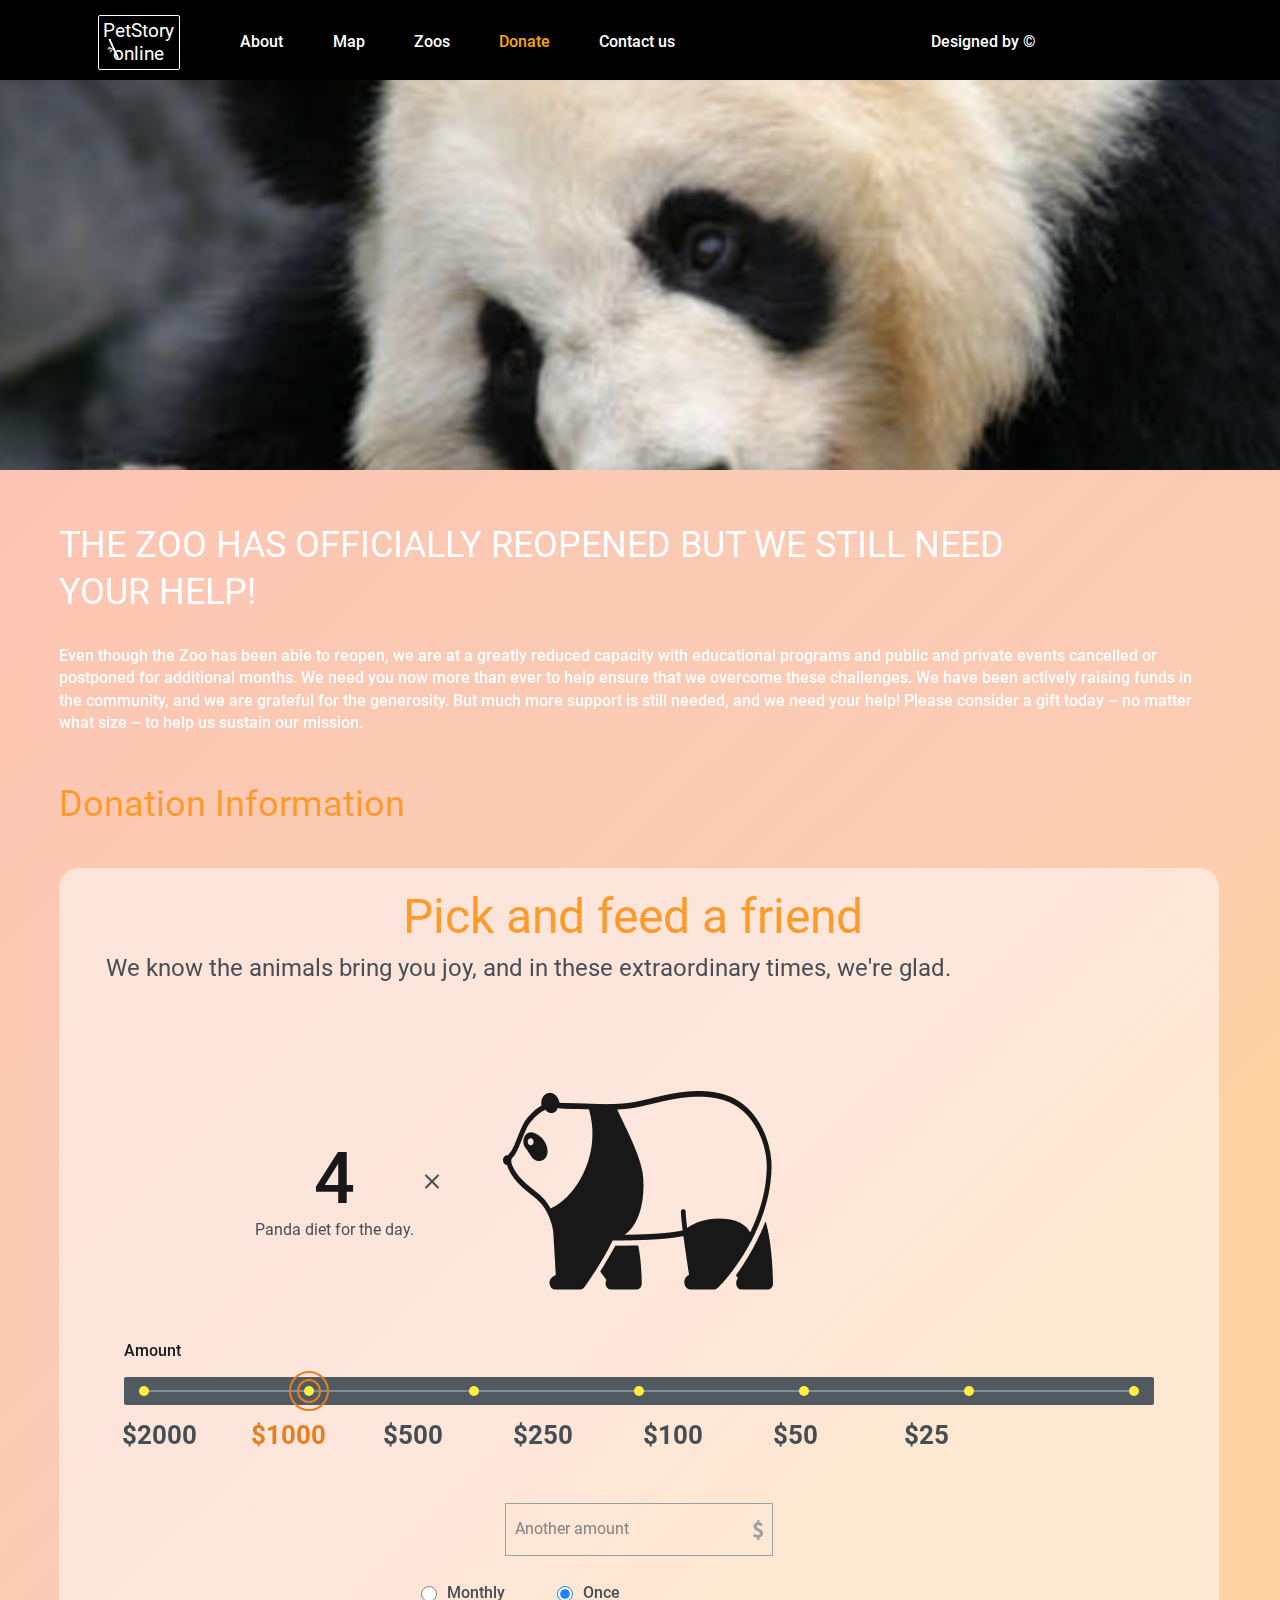
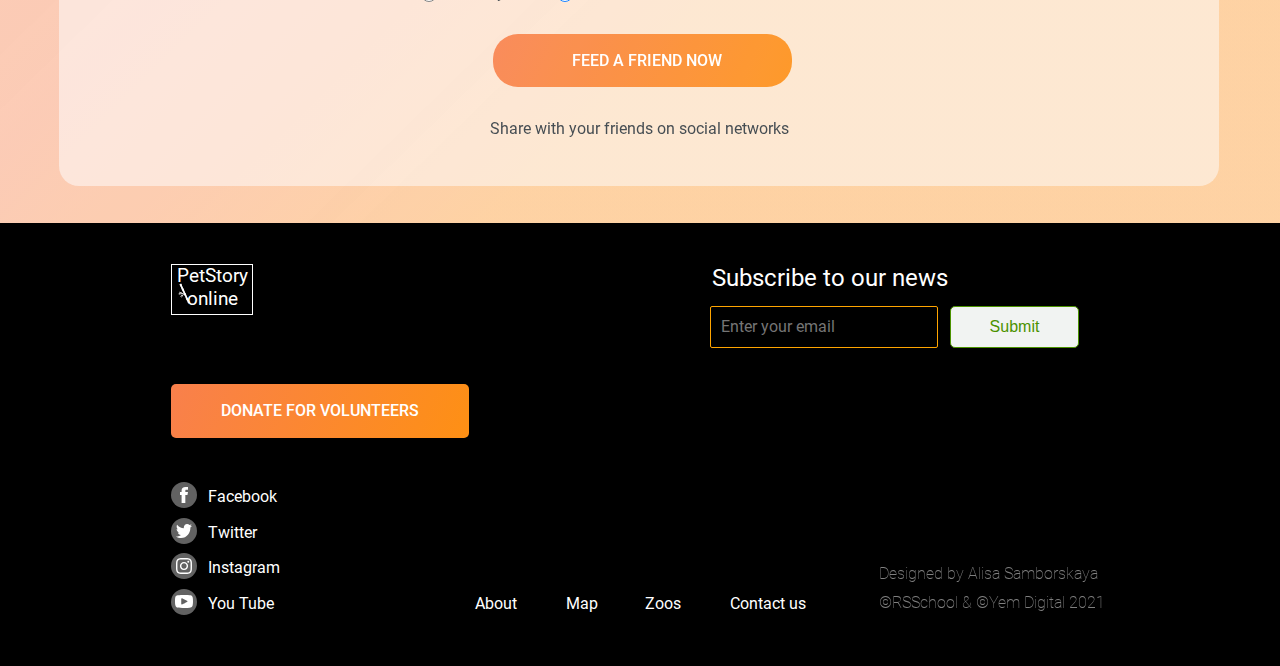
<file: gogystrezh21-JSFE2022Q3/online-zoo/pages/donate/index.html>
<!DOCTYPE html>
<html lang="en">

  <head>
    <meta charset="UTF-8">
    <meta http-equiv="X-UA-Compatible" content="IE=edge">
    <meta name="viewport" content="width=device-width, initial-scale=1.0">
    <title>Online Zoo</title>
    <link rel="icon" href="../../assets/icons/bamboo.ico">
    <link rel="stylesheet" href="./style.css">
  </head>

  <body class="container-full">
    <header>
      <section id="watch">
        <div class="headerfirst">
          <div class="logo">
            <div class="tittle">
              <a href="../main/index.html">
                <h1>PetStory online
                  <img class="bamboo" src="../../assets/icons/bamboo.svg" alt="bamboo_logo">
                </h1>
              </a>
            </div>
          </div>
          <nav class="nav">
            <ul class="navlist">
              <li>
                <div class="fakelogo">
                  <div class="tittle">
                    <a href="../main/index.html">
                      <h1>PetStory online
                        <img class="bamboo_fake" src="../../assets/icons/bamboo_fake.svg" alt="bamboo_logo">
                      </h1>
                    </a>
                  </div>
                </div>
              </li>
              <li>
                <a class="navlink " href="../main/index.html">About</a>
              </li>
              <li>
                <a class="navlink" href="#map">Map</a>
              </li>
              <li>
                <a class="navlink" href="#zoos">Zoos</a>
              </li>
              <li>
                <a class="navlink light-about" href="../donate/index.html">Donate</a>
              </li>
              <li>
                <a class="navlink" href="#contacts">Contact us</a>
              </li>
              <li>
                <a class="navlink designed" href="https://www.figma.com/file/jfEFwkXVj1WRq7sUHDr8os/PetStory-online">Designed by ©</a>
              </li>
            </ul>
          </nav>
          <div class="hamburger-menu">
            <span></span>
          </div>  
        </div>
      </section>
    </header>
    <main>
      <div class="panda_wrapper"></div>
      <div class="pick_wrapper">
        <div class="pick">
          <h3>THE ZOO HAS OFFICIALLY REOPENED BUT WE STILL NEED YOUR HELP!</h3>
          <p>Even though the Zoo has been able to reopen, we are at a greatly reduced capacity with educational programs
                                  and public and private events cancelled or postponed for additional months. We need you now more than ever to
                                  help ensure that we overcome these challenges. We have been actively raising funds in the community, and we
                                  are grateful for the generosity. But much more support is still needed, and we need your help! Please consider
                                  a gift today – no matter what size – to help us sustain our mission.</p>
          <h4>Donation Information</h4>
          <div class="pick_info">
            <h2>Pick and feed a friend</h2>
            <p>We know the animals bring you joy, and in these extraordinary times, we're glad.</p>
            <div class="panda">
              <div class="panda_amount">
                <h2>4</h2>
                <p>Panda diet for the day.</p>
              </div>
              <img class="sign_x" src="../../assets/icons/x.svg" alt="sign_x">
              <img class="panda_img" src="../../assets/icons/panda.png" alt="panda">
            </div>
            <div class="scroll">
              <h6>Amount</h6>
              <div class="scale">
                <div class="dott_container">
                  <div class="dott"></div>
                </div>
                <div class="dott_container">
                  <div class="dott"></div>
                </div>
                <div class="dott_container">
                  <div class="dott select"></div>
                </div>
                <div class="dott_container">
                  <div class="dott"></div>
                </div>
                <div class="dott_container">
                  <div class="dott"></div>
                </div>
                <div class="dott_container">
                  <div class="dott select_second"></div>
                </div>
                <div class="dott_container">
                  <div class="dott"></div>
                </div>
                <div class="dott_container">
                  <div class="dott"></div>
                </div>
              </div>
              <div class="scale-price">
                <span class="price">$5000</span>
                <span class="price">$2000</span>
                <span class="price color">$1000</span>
                <span class="price">$500</span>
                <span class="price">$250</span>
                <span class="price">$100</span>
                <span class="price">$50</span>
                <span class="price">$25</span>
              </div>
            </div>
            <form class="form" action="#">
              <input class="form_text" type="number" min="-9999" max="9999" placeholder="Another amount">
              <div class="form_container">
                <div class="input-first"><input class="form_radio" type="radio" name="1" id="first"><span class="monthly">Monthly</span>
                </div>
                <div class="input-second"><input class="form_radio" type="radio" name="1" id="second" checked><span class="period">Once</span>
                </div>
              </div>
              <div class="input_submit">
                <a href="">Feed a friend now</a>
              </div>
            </form>
            <h5>Share with your friends on social networks
            </h5>
          </div>
        </div>
      </div>
    </main>
    <footer>
      <div class="footer_wrapper">
        <div class="footer_content">
          <div class="col1">
            <div class="logo_footer">
              <div class="tittle_footer">
                <a href="../main/index.html">
                  <h2>PetStory
                    <br>
                    online
                    <img class="bamboo_footer" src="../../assets/icons/bamboo.svg" alt="bamboo_logo">
                  </h2>
                </a>
              </div>
            </div>
            <div class="feedback_footer">
              <a href="../donate/index.html">donate for volunteers</a>
            </div>
            <div class="socials">
              <div class="social">
                <div class="social_img">
                  <img class="facebook" src="../../assets/icons/facebook.svg" alt="facebook_logo">
                </div>
                <p>
                  <a href="https://www.facebook.com/ ">Facebook</a>
                </p>
              </div>
              <div class="social">
                <div class="social_img">
                  <img class="twitter" src="../../assets/icons/twitter.svg" alt="twitter_logo">
                </div>
                <p>
                  <a href="https://twitter.com/">Twitter</a>
                </p>
              </div>
              <div class="social">
                <div class="social_img">
                  <img class="instagram" src="../../assets/icons/instagram.svg" alt="instagram_logo">
                </div>
                <p>
                  <a href="https://www.instagram.com/">Instagram</a>
                </p>
              </div>
              <div class="social">
                <div class="social_img">
                  <img class="youtube" src="../../assets/icons/youtube.svg" alt="youtube_logo">
                </div>
                <p>
                  <a href="https://www.youtube.com/">You Tube</a>
                </p>
              </div>
            </div>
          </div>
          <div class="col2">
            <nav class="nav_footer">
              <ul class="navlist_footer">
                <li>
                  <a class="navlink_footer" href="../main/index.html">About</a>
                </li>
                <li>
                  <a class="navlink_footer" href="#map">Map</a>
                </li>
                <li>
                  <a class="navlink_footer" href="#zoos">Zoos</a>
                </li>
                <li>
                  <a class="navlink_footer" href="#contacts">Contact us</a>
                </li>
              </ul>
            </nav>
          </div>
          <div class="col3">
            <p class="subscribe">Subscribe to our news</p>
            <div class="input_container">
              <input class="input" type="email" placeholder="Enter your email">
              <button class="btn">Submit</button>
            </div>
            <div class="designed_by">
              <p>
                Designed by Alisa Samborskaya
                <br>
                ©RSSchool & ©Yem Digital 2021
              </p>
            </div>
          </div>
        </div>
      </div>
    </footer>
  </body>
  <script type="module" src="../../../online-zoo/pages/donate/index.js"></script>
</html>
</file>
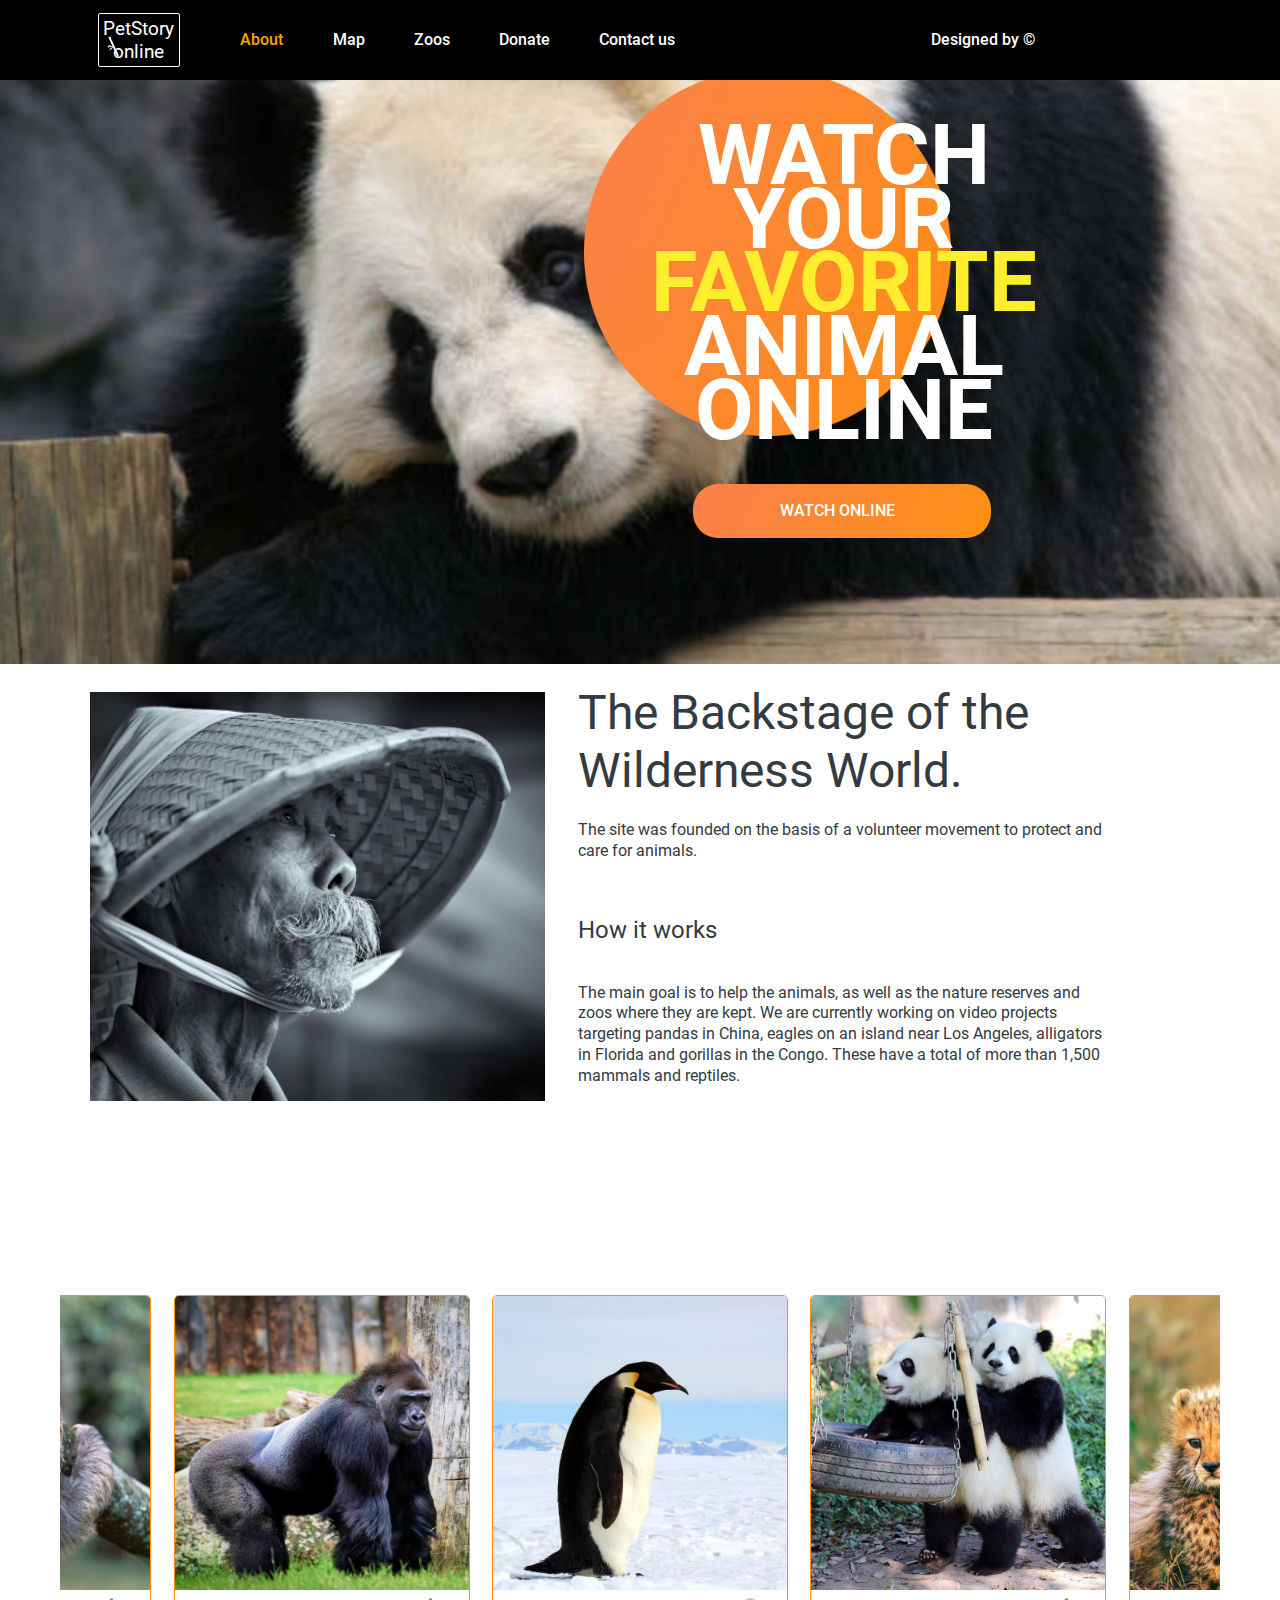
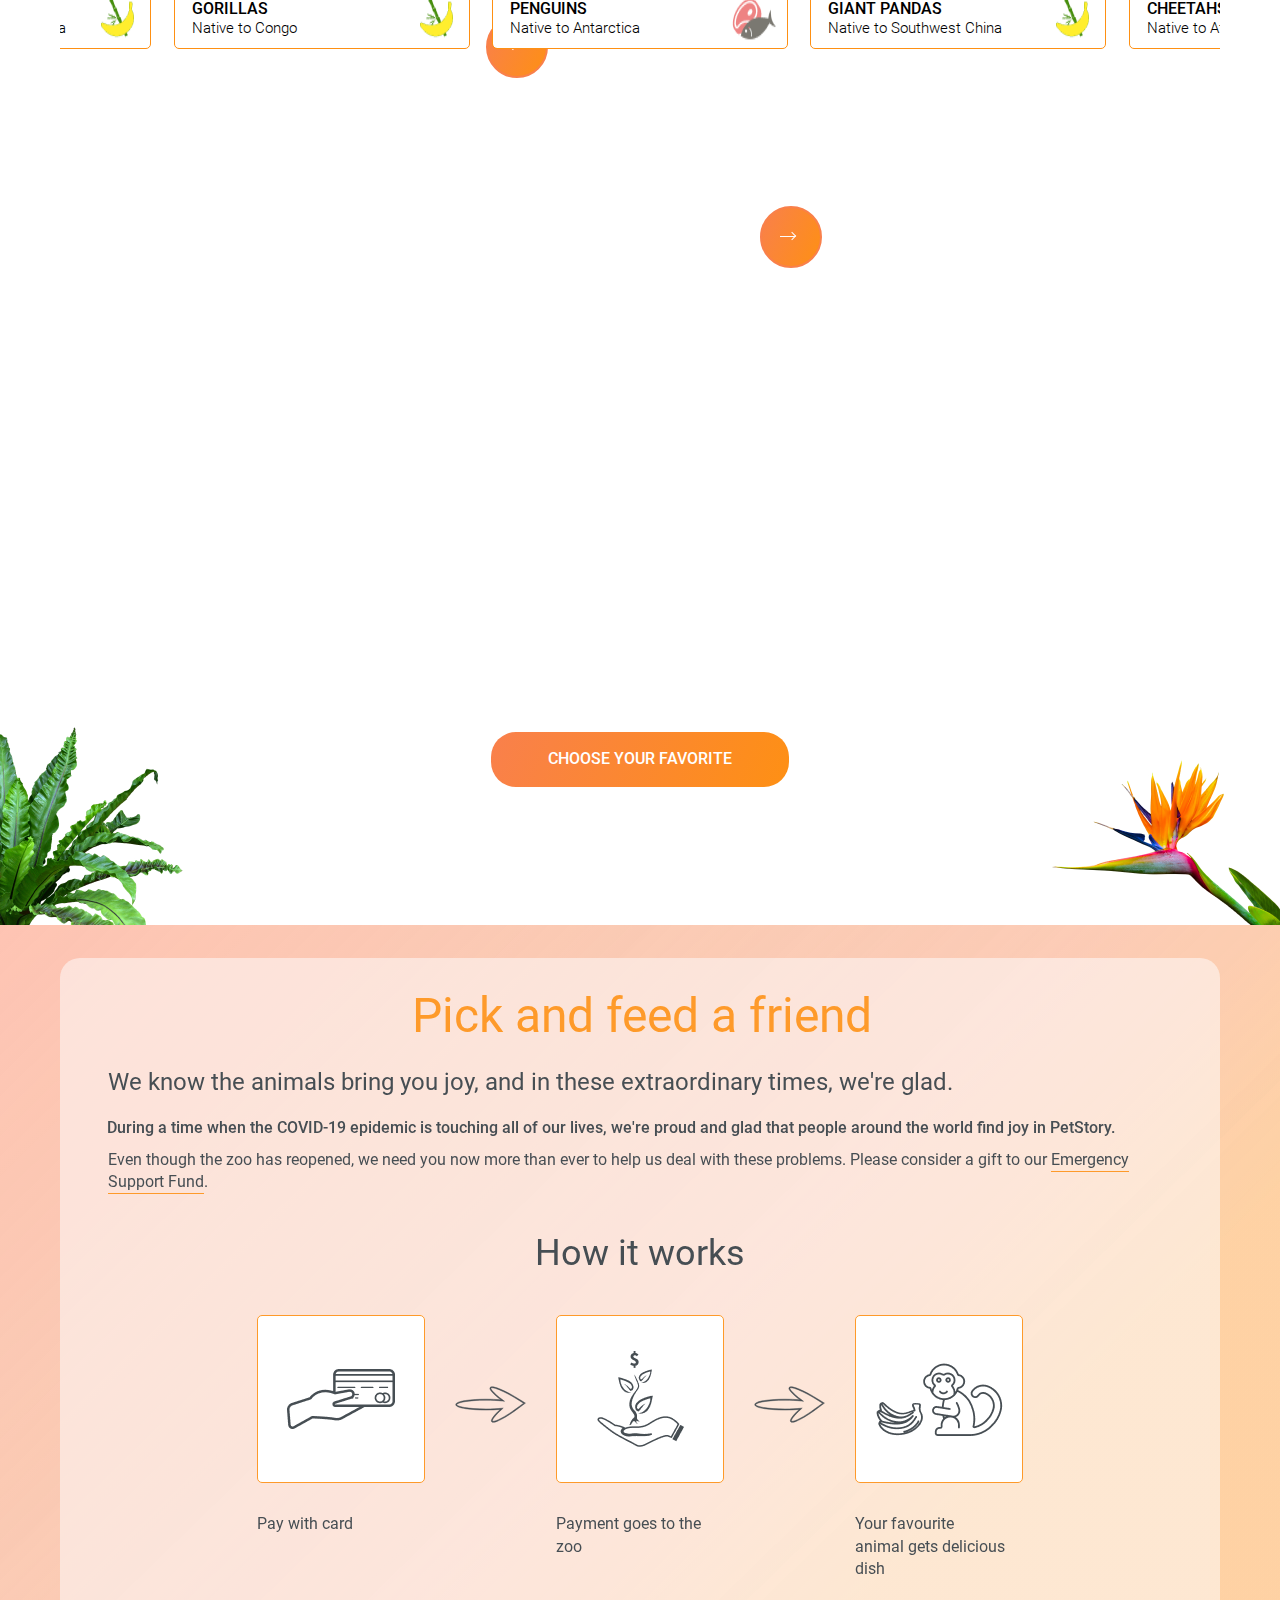
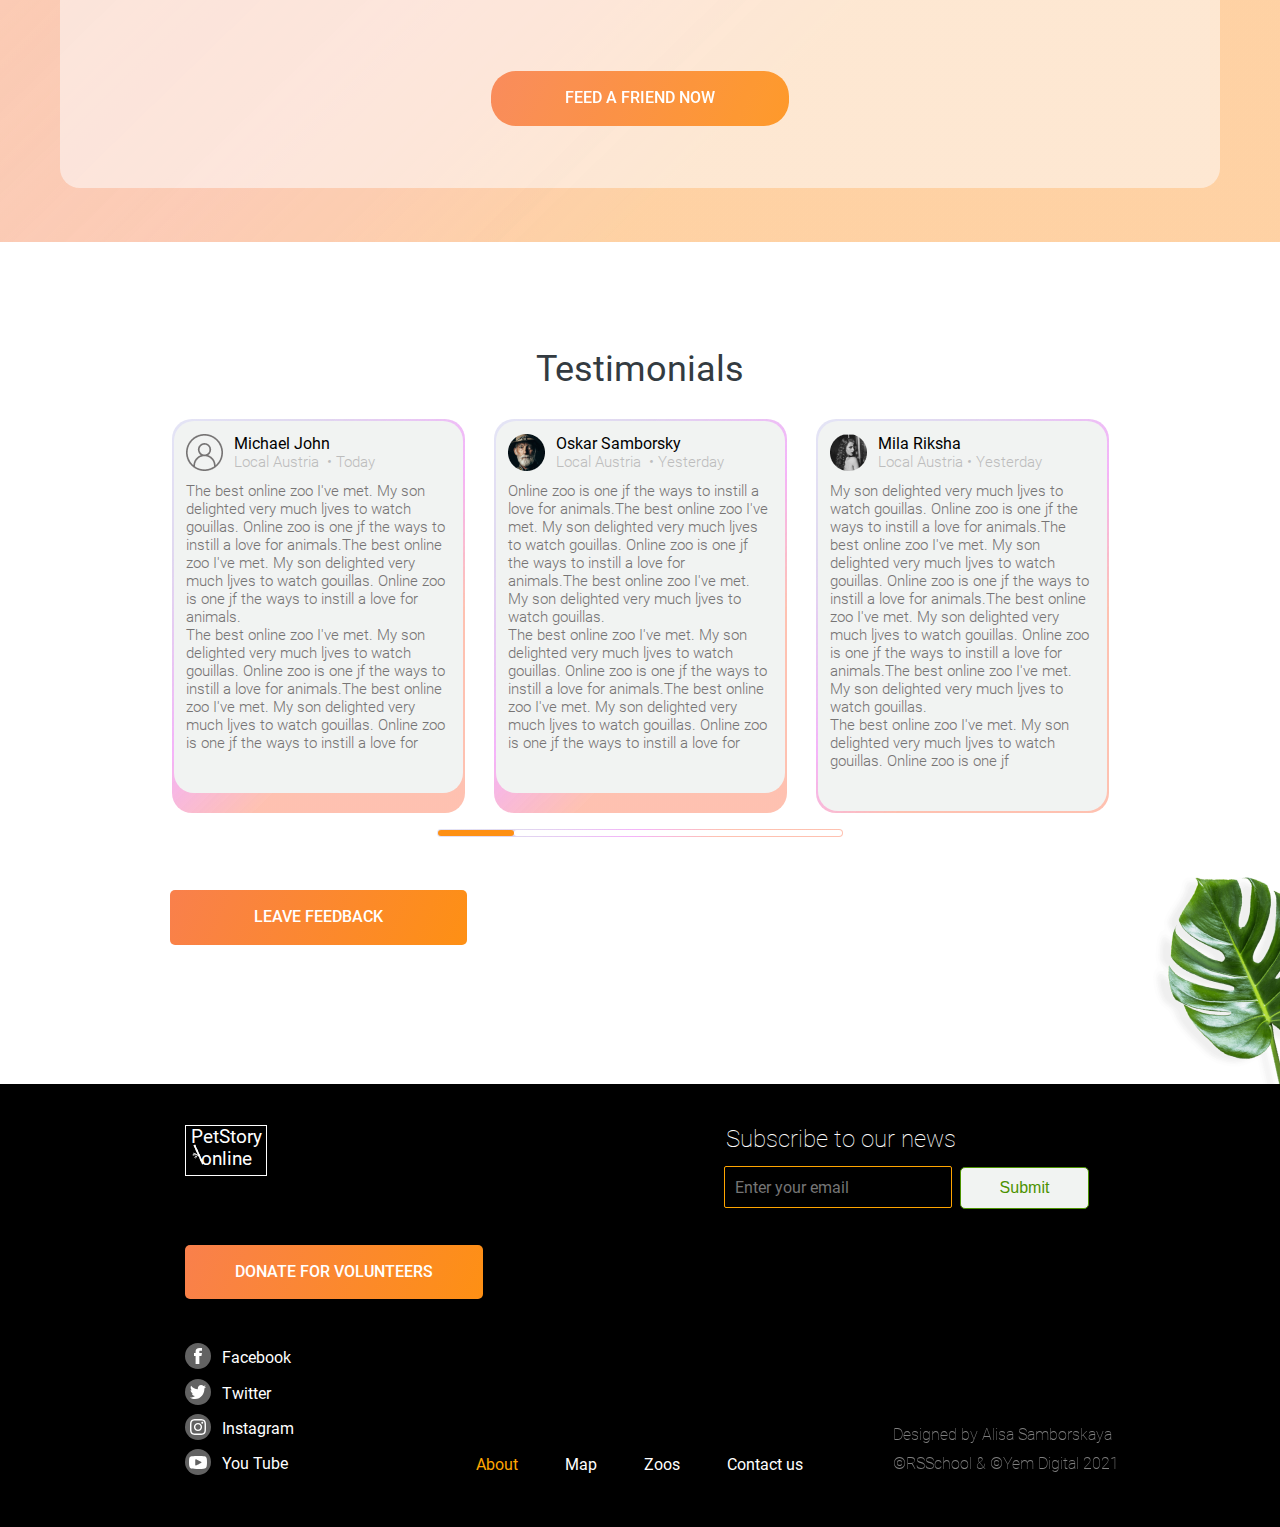
<file: gogystrezh21-JSFE2022Q3/online-zoo/pages/main/index.html>
<!DOCTYPE html>
<html lang="en">
  <head>
    <meta charset="UTF-8">
    <meta http-equiv="X-UA-Compatible" content="IE=edge">
    <meta name="viewport" content="width=device-width, initial-scale=1.0">
    <title>Online Zoo</title>
    <link rel="icon" href="../../assets/icons/bamboo.ico">
    <link rel="stylesheet" href="./style.css">
  </head>
  <body class="container-full">
    <header>
      <section id="watch">
        <div class="headerfirst">
          <div class="logo">
            <div class="tittle">
              <a href="../main/index.html">
                <h1>PetStory online
                  <img class="bamboo" src="../../assets/icons/bamboo.svg" alt="bamboo_logo"></h1>
              </a>
            </div>
          </div>
          <nav class="nav">
            <ul class="navlist">
              <li>
                <div class="fakelogo">
                  <div class="tittle">
                    <a href="../main/index.html">
                      <h1>PetStory online
                        <img class="bamboo_fake" src="../../assets/icons/bamboo_fake.svg" alt="bamboo_logo"></h1>
                    </a>
                  </div>
                </div>
              </li>
              <li>
                <a class="navlink light-about" href="">About</a>
              </li>
              <li>
                <a class="navlink" href="#map">Map</a>
              </li>
              <li>
                <a class="navlink" href="#zoos">Zoos</a>
              </li>
              <li>
                <a class="navlink" href="../donate/index.html">Donate</a>
              </li>
              <li>
                <a class="navlink" href="#contacts">Contact us</a>
              </li>
              <li>
                <a class="navlink designed" href="https://www.figma.com/file/jfEFwkXVj1WRq7sUHDr8os/PetStory-online">Designed by ©</a>
              </li>
            </ul>
          </nav>
          <div class="hamburger-menu">
            <span></span>
          </div>
        </div>
      </section>
    </header>
    <main>
      <div class="panda_wrapper">
        <div class="sub">
          <div class="favorite_animal">
            <img class="ellipse" src="../../assets/images/Ellipse.png" alt="ellipce">
            <div class="color_text">
              <p>watch</p>
              <p>your</p>
              <p>favorite</p>
              <p>animal</p>
              <p>online</p>
            </div>
            <a href="#watch_online">watch online</a>
          </div>
        </div>
      </div>
      <div class="backstage_wrapper">
        <div class="backstage">
          <div class="bamboo_cap"></div>
          <div class="backstage-info">
            <h2>The Backstage of the Wilderness World.</h2>
            <p class="backstage-p-first">The site was founded on the basis of a volunteer movement to protect and care for animals.</p>
            <h3>How it works</h3>
            <p class="backstage-p-second">The main goal is to help the animals, as well as the nature reserves and zoos where they are kept. We are currently working on video projects targeting pandas in China, eagles on an island near Los Angeles, alligators in Florida and gorillas in the Congo. These have a total of more than 1,500 mammals and reptiles.</p>
          </div>
        </div>
      </div>
      <div class="animal_wrapper">
        <div id="friends">
          <div class="slider">
            <div class="slider__button arrow-left" id="arrow-left">
              <span></span>
            </div>
            <div class="carousel-wrapper" id="carousel-wrapper">
              <div class="slider-items-wrapper">
                <div class="cards">
                  <!-- <div class="card">
                    <img class="card-img" alt="Pandas" src="../../assets/images/pandas.png">
                    <div class="card-info">
                      <div class="card-text">
                        <p class="big_p">giant Pandas</p>
                        <p class="small_p">Native to Southwest China</p>
                      </div>
                      <img class="card-svg" alt="Bananabamboo" src="../../assets/icons/bananabamboo.svg">
                    </div>
                  </div>
                  <div class="card">
                    <img class="card-img" alt="Eagles" src="../../assets/images/Eagle.png">
                    <div class="card-info">
                      <div class="card-text">
                        <p class="big_p">Eagles</p>
                        <p class="small_p">Native to South America</p>
                      </div>
                      <img class="card-svg" alt="Meetfish" src="../../assets/icons/meetfish.svg">
                    </div>
                  </div>
                  <div class="card">
                    <img class="card-img" alt="Gorillas" src="../../assets/images/gorilla.png">
                    <div class="card-info">
                      <div class="card-text">
                        <p class="big_p">Gorillas</p>
                        <p class="small_p">Native to Congo</p>
                      </div>
                      <img class="card-svg" alt="Bananabamboo" src="../../assets/icons/bananabamboo.svg">
                    </div>
                  </div>
                  <div class="card">
                    <img class="card-img" alt="Sloth" src="../../assets/images/sloth.png">
                    <div class="card-info">
                      <div class="card-text">
                        <p class="big_p">Two-toed Sloth</p>
                        <p class="small_p">Mesoamerica, South America</p>
                      </div>
                      <img class="card-svg" alt="Bananabamboo" src="../../assets/icons/bananabamboo.svg">
                    </div>
                  </div>
                  <div class="card">
                    <img class="card-img" alt="Cheetahs" src="../../assets/images/cheetahs.png">
                    <div class="card-info">
                      <div class="card-text">
                        <p class="big_p">cheetahs</p>
                        <p class="small_p">Native to Africa</p>
                      </div>
                      <img class="card-svg" alt="Meetfish" src="../../assets/icons/meetfish.svg">
                    </div>
                  </div>
                  <div class="card">
                    <img class="card-img" alt="Penguins" src="../../assets/images/penguins.png">
                    <div class="card-info">
                      <div class="card-text">
                        <p class="big_p">Penguins</p>
                        <p class="small_p">Native to Antarctica</p>
                      </div>
                      <img class="card-svg" alt="Meetfish" src="../../assets/icons/meetfish.svg">
                    </div>
                  </div> -->
                </div>
              </div>
            </div>
            <div class="slider__button arrow-right" id="arrow-right">
              <span></span>
            </div>
          </div>
          <!-- <div class="extra-arrow">
            <div class="extra-arrow-left" id="extra-left">
              <span></span>
            </div>
            <div class="extra-arrow-right" id="extra-right">
              <span></span>
            </div>
          </div> -->
          <div class="rest">
            <a href="">choose your favorite</a>
          </div>
        </div>
      </div>
      <div class="pick_wrapper">
        <div class="pick">
          <h2>Pick and feed a friend</h2>
          <h3>We know the animals bring you joy, and in these extraordinary times, we're glad.</h3>
          <h4>During a time when the COVID-19 epidemic is touching all of our lives, we're proud and glad that people around the world find joy in PetStory.</h4>
          <h5>Even though the zoo has reopened, we need you now more than ever to help us deal with these problems. Please consider a gift to our
            <a href="../donate/index.html">Emergency Support Fund</a>.</h5>
          <div class="pay">
            <h3>How it works</h3>
            <div class="pay_steps">
              <div class="pay_card">
                <div class="squere">
                  <img alt="pay" src="../../assets/images/pay.png">
                </div>
                <p>Pay with card</p>
              </div>
              <img class="vector" alt="Vector" src="../../assets/images/Vector.svg">
              <div class="pay_card">
                <div class="squere">
                  <img alt="pay" src="../../assets/images/zoo.png">
                </div>
                <p>Payment goes to the zoo</p>
              </div>
              <img class="vector" alt="Vector" src="../../assets/images/Vector.svg">
              <div class="pay_card">
                <div class="squere">
                  <img alt="pay" src="../../assets/images/monkey.png">
                </div>
                <p>Your favourite animal gets delicious dish</p>
              </div>
            </div>
            <div class="vectors">
              <img class="vector-arrow" alt="Vector-arrow" src="../../assets/images/arrow.svg">
              <img class="vector-arrow" alt="Vector-arrow" src="../../assets/images/arrow.svg">
            </div>
          </div>
          <div class="rest_lovely">
            <a href="">Feed a friend now</a>
          </div>
        </div>
      </div>
      <div class="testimonials_wrapper">
        <div class="testimonials">
          <h3>Testimonials</h3>
          <div class="comments">
            <div class="comments_card">
              <div class="comment_wrapper">
                <div class="user_card">
                  <img class="user_img" alt="Michael" src="../../assets/images/michael.png">
                  <div class="user_info">
                    <p class="user_p">Michael John</p>
                    <pre class="user_p_small">Local Austria  • Today</pre>
                  </div>
                </div>
                <p class="user_text">
                  The best online zoo I've met. My son delighted very much ljves to watch gouillas. Online zoo is one jf the ways to instill a love for animals.The best online zoo I've met. My son delighted very much ljves to watch gouillas. Online zoo is one jf the ways to instill a love for animals.<br>The best online zoo I've met. My son delighted very much ljves to watch gouillas. Online zoo is one jf the ways to instill a love for animals.The best online zoo I've met. My son delighted very much ljves to watch gouillas. Online zoo is one jf the ways to instill a love for
                </p>
              </div>
            </div>
            <div class="comments_card">
              <div class="comment_wrapper">
                <div class="user_card">
                  <img class="user_img" alt="Oskar" src="../../assets/images/oskar.png">
                  <div class="user_info">
                    <p class="user_p">Oskar Samborsky</p>
                    <pre class="user_p_small">Local Austria  • Yesterday</pre>
                  </div>
                </div>
                <p class="user_text">
                  Online zoo is one jf the ways to instill a love for animals.The best online zoo I've met. My son delighted very much ljves to watch gouillas. Online zoo is one jf the ways to instill a love for animals.The best online zoo I've met. My son delighted very much ljves to watch gouillas.
                  <br>
                  The best online zoo I've met. My son delighted very much ljves to watch gouillas. Online zoo is one jf the ways to instill a love for animals.The best online zoo I've met. My son delighted very much ljves to watch gouillas. Online zoo is one jf the ways to instill a love for
                </p>
              </div>
            </div>
            <div class="comments_card">
              <div class="comment_wrapper">
                <div class="user_card">
                  <img class="user_img" alt="Fredericka" src="../../assets/images/fredericka.png">
                  <div class="user_info">
                    <p class="user_p">Fredericka Michelin</p>
                    <pre class="user_p_small">Local Austria  • Yesterday</pre>
                  </div>
                </div>
                <p class="user_text">
                  The best online zoo I've met. My son delighted very much ljves to watch gouillas. Online zoo is one jf the ways to instill a love for animals.The best online zoo I've met. My son delighted very much ljves to watch gouillas. Online zoo is one jf the ways to instill a love for animals.<br>
                  The best online zoo I've met. My son delighted very much ljves to watch gouillas. Online zoo is one jf the ways to instill a love for animals.The best online zoo I've met.<br>
                  The best online zoo I've met. My son delighted very much ljves to
                </p>
              </div>
            </div>
            <div class="comments_card">
              <div class="comment_wrapper">
                <div class="user_card">
                  <img class="user_img" alt="mila" src="../../assets/images/mila.png">
                  <div class="user_info">
                    <p class="user_p">Mila Riksha</p>
                    <p class="user_p_small">Local Austria • Yesterday</p>
                  </div>
                </div>
                <p class="user_text">
                  My son delighted very much ljves to watch gouillas. Online zoo is one jf the ways to instill a love for animals.The best online zoo I've met. My son delighted very much ljves to watch gouillas. Online zoo is one jf the ways to instill a love for animals.The best online zoo I've met. My son delighted very much ljves to watch gouillas. Online zoo is one jf the ways to instill a love for animals.The best online zoo I've met. My son delighted very much ljves to watch gouillas.<br>
                  The best online zoo I've met. My son delighted very much ljves to watch gouillas. Online zoo is one jf
                </p>
              </div>
            </div>
          </div>
          <div class="progress">
            <div class="done"></div>
            <div class="scroll_wrapper"></div>
          </div>
          <div class="feedback">
            <a href="">leave feedback</a>
          </div>
        </div>
      </div>
    </main>
    <footer>
      <div class="footer_wrapper">
        <div class="footer_content">
          <div class="col1">
            <div class="logo_footer">
              <div class="tittle_footer">
                <a href="../main/index.html">
                  <h2>PetStory
                    <br>
                    online
                    <img class="bamboo_footer" src="../../assets/icons/bamboo.svg" alt="bamboo_logo"></h2>
                </a>
              </div>
            </div>
            <div class="feedback_footer">
              <a href="../donate/index.html">donate for volunteers</a>
            </div>
            <div class="socials">
              <div class="social">
                <div class="social_img">
                  <img class="facebook" src="../../assets/icons/facebook.svg" alt="facebook_logo">
                </div>
                <p>
                  <a href="https://www.facebook.com/ ">Facebook</a>
                </p>
              </div>
              <div class="social">
                <div class="social_img">
                  <img class="twitter" src="../../assets/icons/twitter.svg" alt="twitter_logo">
                </div>
                <p>
                  <a href="https://twitter.com/">Twitter</a>
                </p>
              </div>
              <div class="social">
                <div class="social_img">
                  <img class="instagram" src="../../assets/icons/instagram.svg" alt="instagram_logo">
                </div>
                <p>
                  <a href="https://www.instagram.com/">Instagram</a>
                </p>
              </div>
              <div class="social">
                <div class="social_img">
                  <img class="youtube" src="../../assets/icons/youtube.svg" alt="youtube_logo">
                </div>
                <p>
                  <a href="https://www.youtube.com/">You Tube</a>
                </p>
              </div>
            </div>
          </div>
          <div class="col2">
            <nav class="nav_footer">
              <ul class="navlist_footer">
                <li>
                  <a class="navlink_footer light_about_footer" href="../main/index.html">About</a>
                </li>
                <li>
                  <a class="navlink_footer" href="#map">Map</a>
                </li>
                <li>
                  <a class="navlink_footer" href="#zoos">Zoos</a>
                </li>
                <li>
                  <a class="navlink_footer" href="#contacts">Contact us</a>
                </li>
              </ul>
            </nav>
          </div>
          <div class="col3">
            <p class="subscribe">Subscribe to our news</p>
            <div class="input_container">
              <input class="input" type="email" placeholder="Enter your email">
              <button class="btn">Submit</button>
            </div>
            <div class="designed_by">
              <p>
                Designed by Alisa Samborskaya
                <br>
                ©RSSchool & ©Yem Digital 2021
              </p>
            </div>
          </div>
        </div>
      </div>
    </footer>
  </body>
  <script src="../../../online-zoo/pages/main/script.js"></script>
</html>
</file>
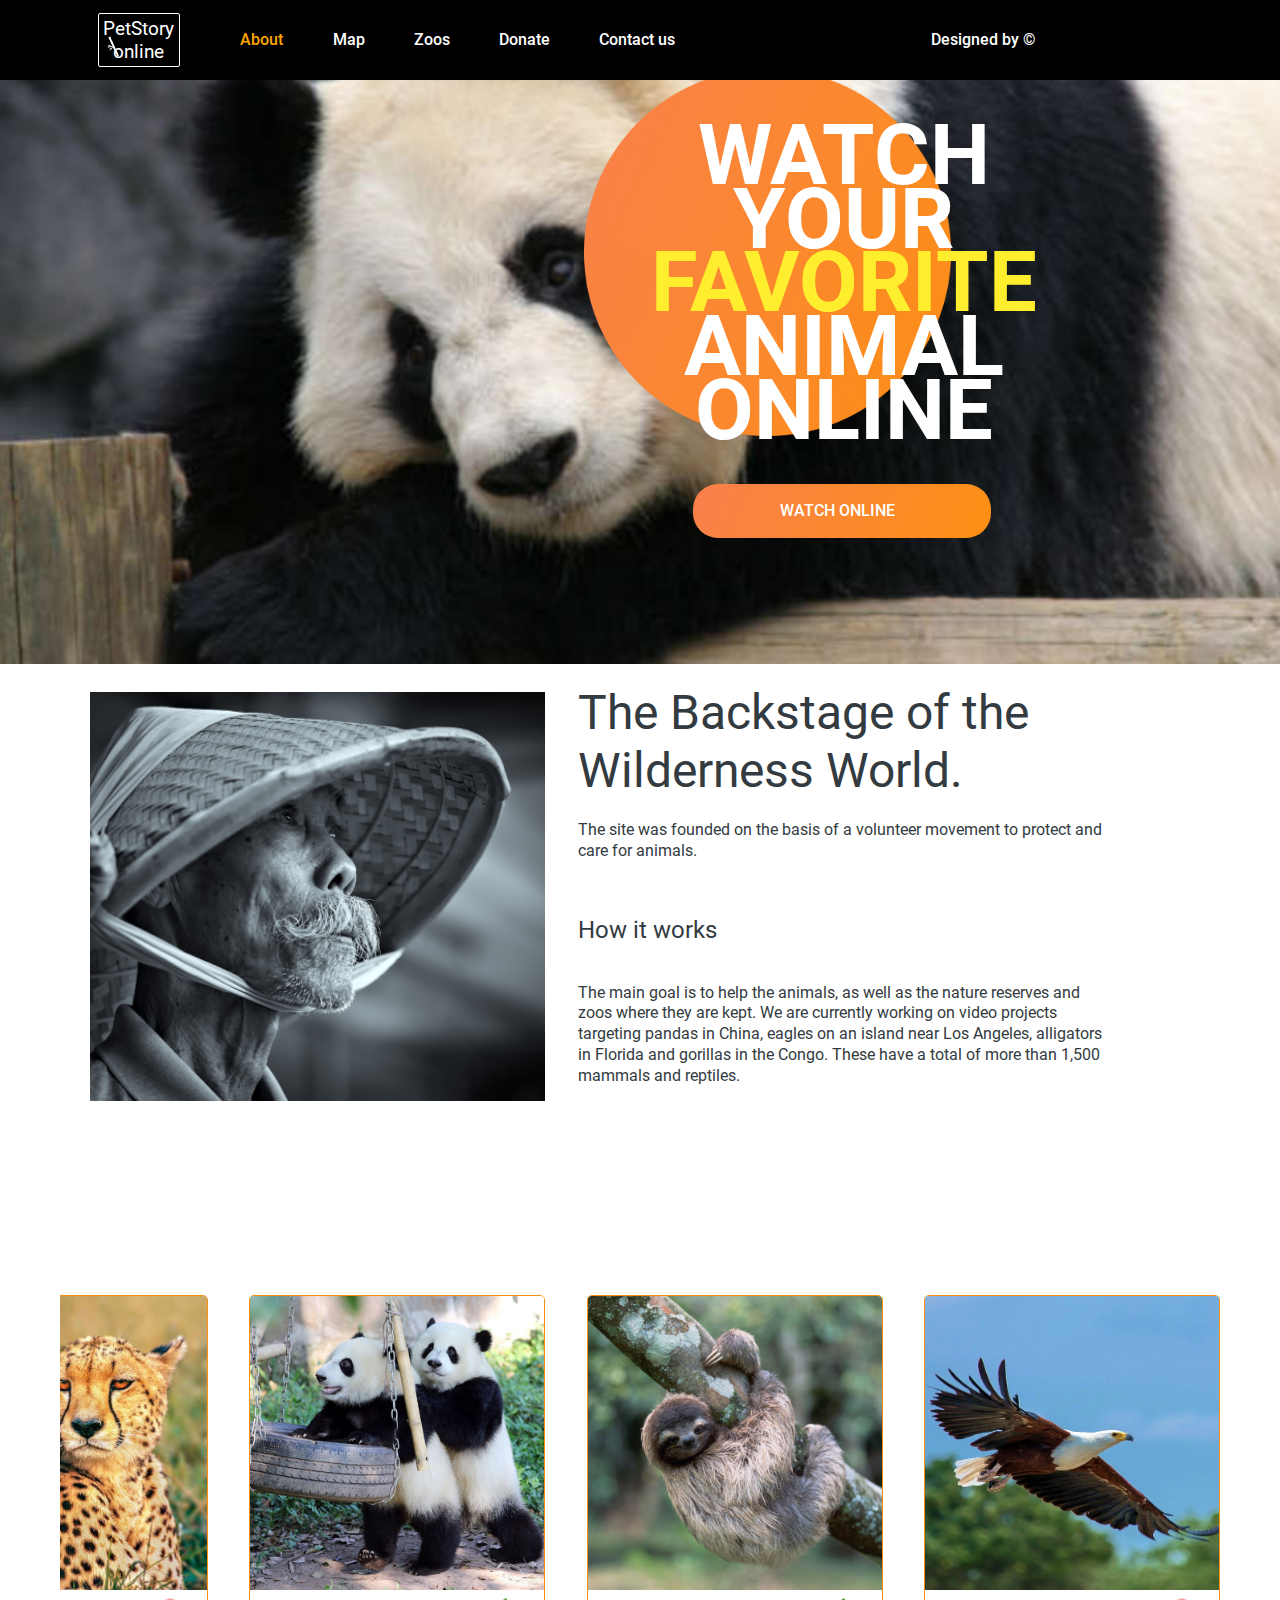
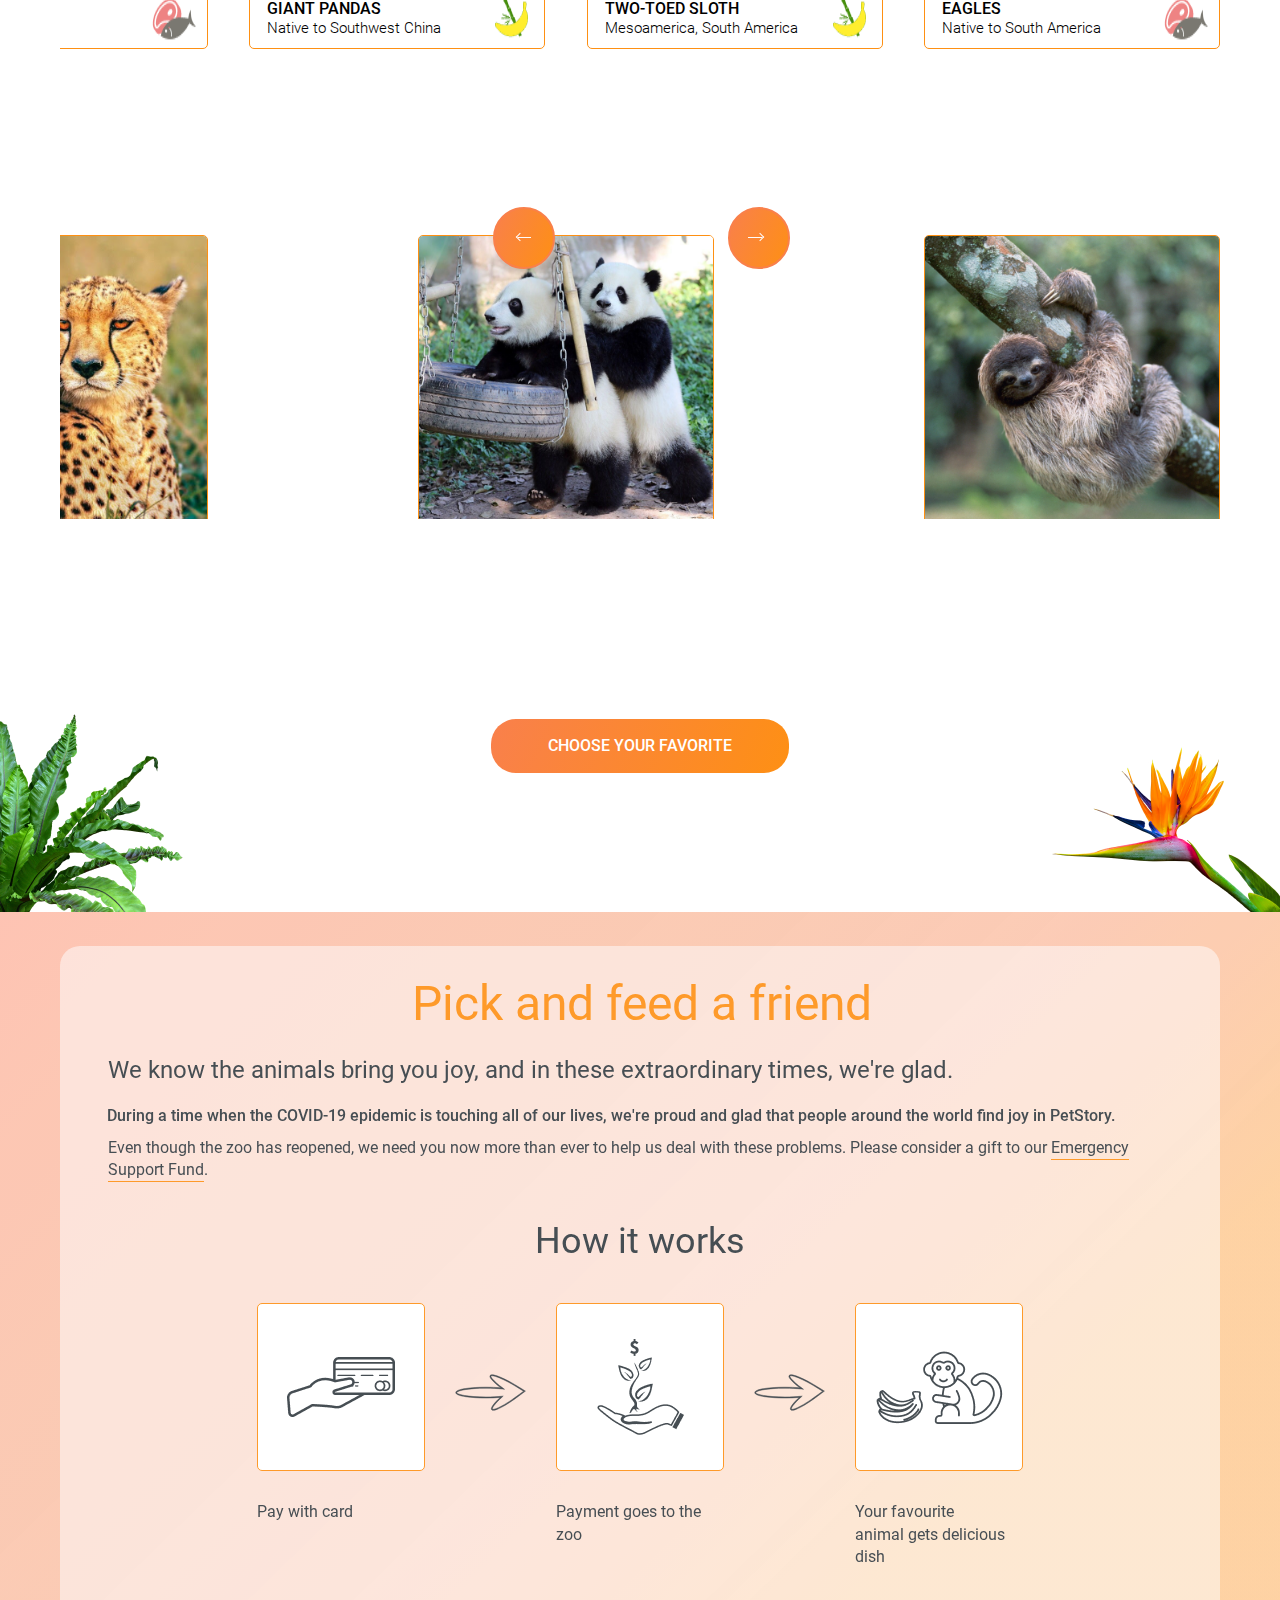
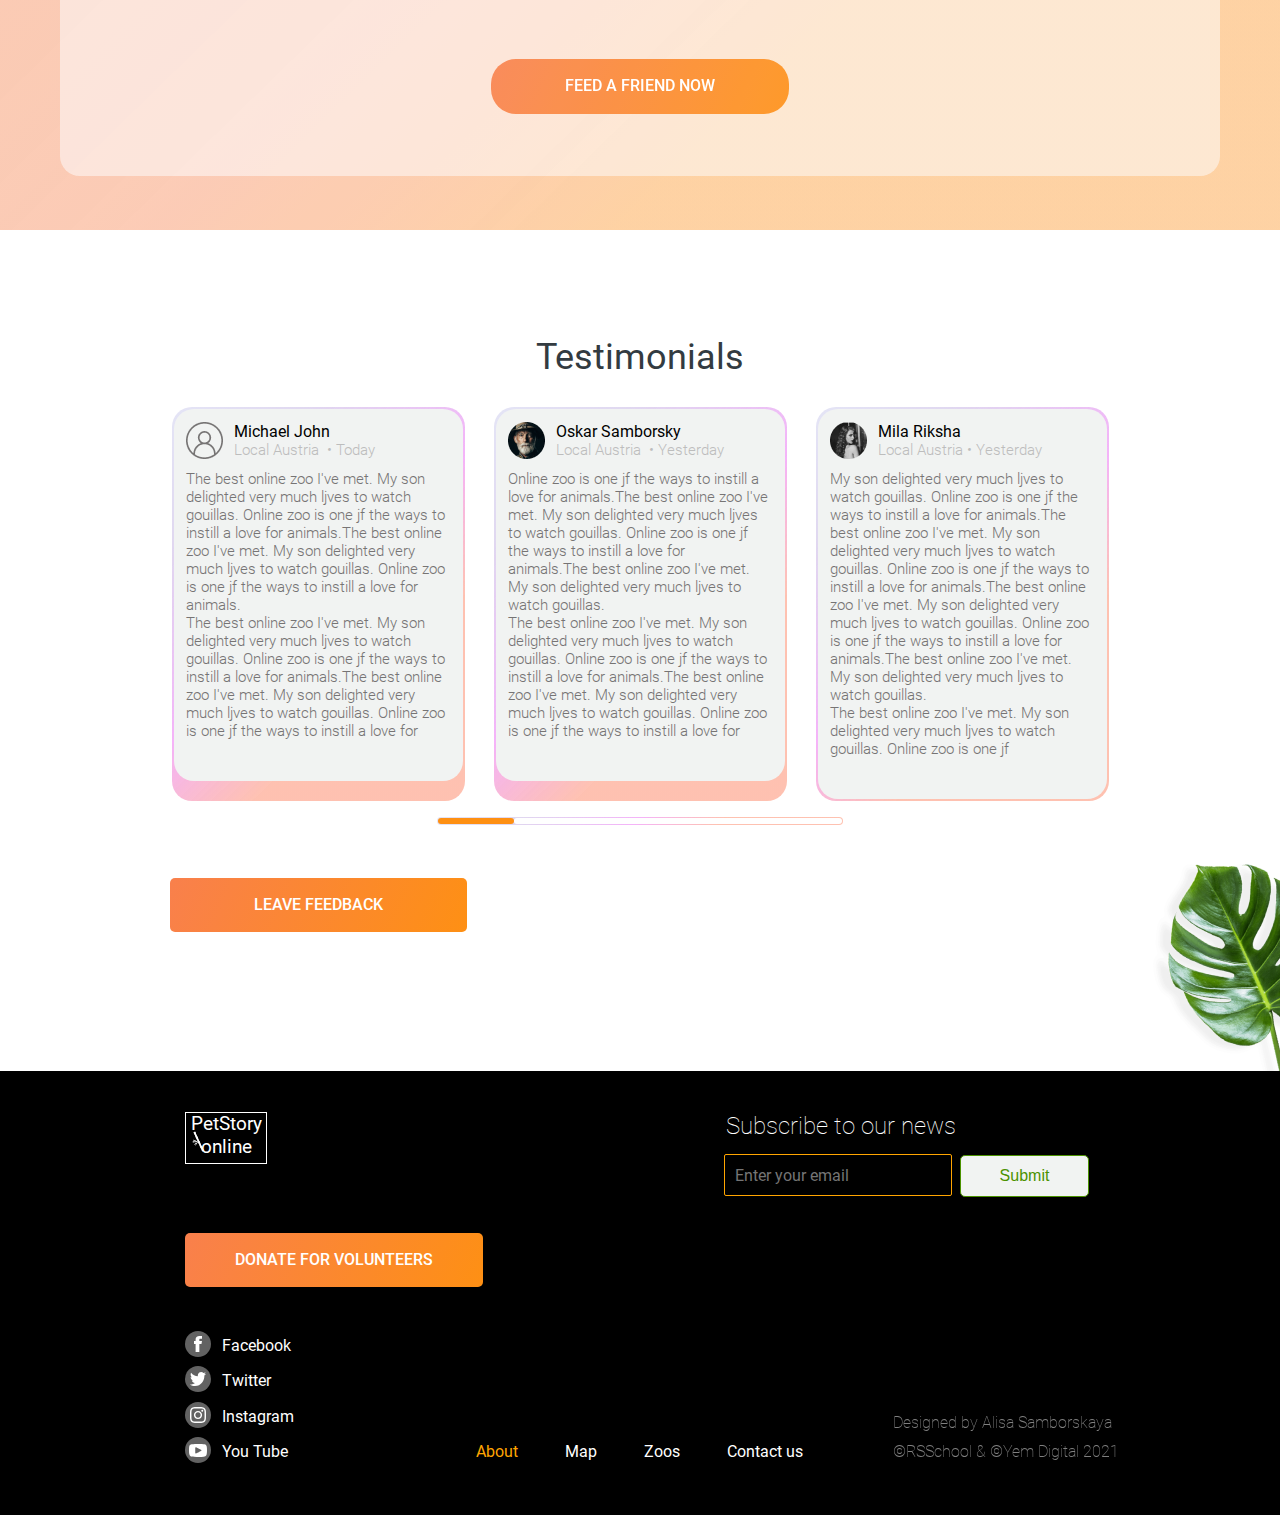
<file: zoo/gogystrezh21-JSFE2022Q3/online-zoo/pages/main/index.html>
<!DOCTYPE html>
<html lang="en">
  <head>
    <meta charset="UTF-8">
    <meta http-equiv="X-UA-Compatible" content="IE=edge">
    <meta name="viewport" content="width=device-width, initial-scale=1.0">
    <title>Online Zoo</title>
    <link rel="icon" href="../../assets/icons/bamboo.ico">
    <link rel="stylesheet" href="./style.css">
  </head>
  <body class="container-full">
    <header>
      <section id="watch">
        <div class="headerfirst">
          <div class="logo">
            <div class="tittle">
              <a href="../main/index.html">
                <h1>PetStory online
                  <img class="bamboo" src="../../assets/icons/bamboo.svg" alt="bamboo_logo"></h1>
              </a>
            </div>
          </div>
          <nav class="nav">
            <ul class="navlist">
              <li>
                <div class="fakelogo">
                  <div class="tittle">
                    <a href="../main/index.html">
                      <h1>PetStory online
                        <img class="bamboo_fake" src="../../assets/icons/bamboo_fake.svg" alt="bamboo_logo"></h1>
                    </a>
                  </div>
                </div>
              </li>
              <li>
                <a class="navlink light-about" href="">About</a>
              </li>
              <li>
                <a class="navlink" href="#map">Map</a>
              </li>
              <li>
                <a class="navlink" href="#zoos">Zoos</a>
              </li>
              <li>
                <a class="navlink" href="../donate/index.html">Donate</a>
              </li>
              <li>
                <a class="navlink" href="#contacts">Contact us</a>
              </li>
              <li>
                <a class="navlink designed" href="https://www.figma.com/file/jfEFwkXVj1WRq7sUHDr8os/PetStory-online">Designed by ©</a>
              </li>
            </ul>
          </nav>
          <div class="hamburger-menu">
            <span></span>
          </div>
        </div>
      </section>
    </header>
    <main>
      <div class="panda_wrapper">
        <div class="sub">
          <div class="favorite_animal">
            <img class="ellipse" src="../../assets/images/Ellipse.png" alt="ellipce">
            <div class="color_text">
              <p>watch</p>
              <p>your</p>
              <p>favorite</p>
              <p>animal</p>
              <p>online</p>
            </div>
            <a href="#watch_online">watch online</a>
          </div>
        </div>
      </div>
      <div class="backstage_wrapper">
        <div class="backstage">
          <div class="bamboo_cap"></div>
          <div class="backstage-info">
            <h2>The Backstage of the Wilderness World.</h2>
            <p class="backstage-p-first">The site was founded on the basis of a volunteer movement to protect and care for animals.</p>
            <h3>How it works</h3>
            <p class="backstage-p-second">The main goal is to help the animals, as well as the nature reserves and zoos where they are kept. We are currently working on video projects targeting pandas in China, eagles on an island near Los Angeles, alligators in Florida and gorillas in the Congo. These have a total of more than 1,500 mammals and reptiles.</p>
          </div>
        </div>
      </div>
      <div class="animal_wrapper">
        <div id="friends">
          <div class="slider">
            <div class="slider__button arrow-left" id="arrow-left">
              <span></span>
            </div>
            <div class="carousel-wrapper" id="carousel-wrapper">
              <div class="slider-items-wrapper">
                <div class="cards">
                  <!-- <div class="card">
                    <img class="card-img" alt="Pandas" src="../../assets/images/pandas.png">
                    <div class="card-info">
                      <div class="card-text">
                        <p class="big_p">giant Pandas</p>
                        <p class="small_p">Native to Southwest China</p>
                      </div>
                      <img class="card-svg" alt="Bananabamboo" src="../../assets/icons/bananabamboo.svg">
                    </div>
                  </div>
                  <div class="card">
                    <img class="card-img" alt="Eagles" src="../../assets/images/Eagle.png">
                    <div class="card-info">
                      <div class="card-text">
                        <p class="big_p">Eagles</p>
                        <p class="small_p">Native to South America</p>
                      </div>
                      <img class="card-svg" alt="Meetfish" src="../../assets/icons/meetfish.svg">
                    </div>
                  </div>
                  <div class="card">
                    <img class="card-img" alt="Gorillas" src="../../assets/images/gorilla.png">
                    <div class="card-info">
                      <div class="card-text">
                        <p class="big_p">Gorillas</p>
                        <p class="small_p">Native to Congo</p>
                      </div>
                      <img class="card-svg" alt="Bananabamboo" src="../../assets/icons/bananabamboo.svg">
                    </div>
                  </div>
                  <div class="card">
                    <img class="card-img" alt="Sloth" src="../../assets/images/sloth.png">
                    <div class="card-info">
                      <div class="card-text">
                        <p class="big_p">Two-toed Sloth</p>
                        <p class="small_p">Mesoamerica, South America</p>
                      </div>
                      <img class="card-svg" alt="Bananabamboo" src="../../assets/icons/bananabamboo.svg">
                    </div>
                  </div>
                  <div class="card">
                    <img class="card-img" alt="Cheetahs" src="../../assets/images/cheetahs.png">
                    <div class="card-info">
                      <div class="card-text">
                        <p class="big_p">cheetahs</p>
                        <p class="small_p">Native to Africa</p>
                      </div>
                      <img class="card-svg" alt="Meetfish" src="../../assets/icons/meetfish.svg">
                    </div>
                  </div>
                  <div class="card">
                    <img class="card-img" alt="Penguins" src="../../assets/images/penguins.png">
                    <div class="card-info">
                      <div class="card-text">
                        <p class="big_p">Penguins</p>
                        <p class="small_p">Native to Antarctica</p>
                      </div>
                      <img class="card-svg" alt="Meetfish" src="../../assets/icons/meetfish.svg">
                    </div>
                  </div> -->
                </div>
              </div>
            </div>
            <div class="slider__button arrow-right" id="arrow-right">
              <span></span>
            </div>
          </div>
          <div class="extra-arrow">
            <div class="extra-arrow-left" id="extra-left">
              <span></span>
            </div>
            <div class="extra-arrow-right" id="extra-right">
              <span></span>
            </div>
          </div>
          <div class="rest">
            <a href="">choose your favorite</a>
          </div>
        </div>
      </div>
      <div class="pick_wrapper">
        <div class="pick">
          <h2>Pick and feed a friend</h2>
          <h3>We know the animals bring you joy, and in these extraordinary times, we're glad.</h3>
          <h4>During a time when the COVID-19 epidemic is touching all of our lives, we're proud and glad that people around the world find joy in PetStory.</h4>
          <h5>Even though the zoo has reopened, we need you now more than ever to help us deal with these problems. Please consider a gift to our
            <a href="../donate/index.html">Emergency Support Fund</a>.</h5>
          <div class="pay">
            <h3>How it works</h3>
            <div class="pay_steps">
              <div class="pay_card">
                <div class="squere">
                  <img alt="pay" src="../../assets/images/pay.png">
                </div>
                <p>Pay with card</p>
              </div>
              <img class="vector" alt="Vector" src="../../assets/images/Vector.svg">
              <div class="pay_card">
                <div class="squere">
                  <img alt="pay" src="../../assets/images/zoo.png">
                </div>
                <p>Payment goes to the zoo</p>
              </div>
              <img class="vector" alt="Vector" src="../../assets/images/Vector.svg">
              <div class="pay_card">
                <div class="squere">
                  <img alt="pay" src="../../assets/images/monkey.png">
                </div>
                <p>Your favourite animal gets delicious dish</p>
              </div>
            </div>
            <div class="vectors">
              <img class="vector-arrow" alt="Vector-arrow" src="../../assets/images/arrow.svg">
              <img class="vector-arrow" alt="Vector-arrow" src="../../assets/images/arrow.svg">
            </div>
          </div>
          <div class="rest_lovely">
            <a href="">Feed a friend now</a>
          </div>
        </div>
      </div>
      <div class="testimonials_wrapper">
        <div class="testimonials">
          <h3>Testimonials</h3>
          <div class="comments">
            <div class="comments_card">
              <div class="comment_wrapper">
                <div class="user_card">
                  <img class="user_img" alt="Michael" src="../../assets/images/michael.png">
                  <div class="user_info">
                    <p class="user_p">Michael John</p>
                    <pre class="user_p_small">Local Austria  • Today</pre>
                  </div>
                </div>
                <p class="user_text">
                  The best online zoo I've met. My son delighted very much ljves to watch gouillas. Online zoo is one jf the ways to instill a love for animals.The best online zoo I've met. My son delighted very much ljves to watch gouillas. Online zoo is one jf the ways to instill a love for animals.<br>The best online zoo I've met. My son delighted very much ljves to watch gouillas. Online zoo is one jf the ways to instill a love for animals.The best online zoo I've met. My son delighted very much ljves to watch gouillas. Online zoo is one jf the ways to instill a love for
                </p>
              </div>
            </div>
            <div class="comments_card">
              <div class="comment_wrapper">
                <div class="user_card">
                  <img class="user_img" alt="Oskar" src="../../assets/images/oskar.png">
                  <div class="user_info">
                    <p class="user_p">Oskar Samborsky</p>
                    <pre class="user_p_small">Local Austria  • Yesterday</pre>
                  </div>
                </div>
                <p class="user_text">
                  Online zoo is one jf the ways to instill a love for animals.The best online zoo I've met. My son delighted very much ljves to watch gouillas. Online zoo is one jf the ways to instill a love for animals.The best online zoo I've met. My son delighted very much ljves to watch gouillas.
                  <br>
                  The best online zoo I've met. My son delighted very much ljves to watch gouillas. Online zoo is one jf the ways to instill a love for animals.The best online zoo I've met. My son delighted very much ljves to watch gouillas. Online zoo is one jf the ways to instill a love for
                </p>
              </div>
            </div>
            <div class="comments_card">
              <div class="comment_wrapper">
                <div class="user_card">
                  <img class="user_img" alt="Fredericka" src="../../assets/images/fredericka.png">
                  <div class="user_info">
                    <p class="user_p">Fredericka Michelin</p>
                    <pre class="user_p_small">Local Austria  • Yesterday</pre>
                  </div>
                </div>
                <p class="user_text">
                  The best online zoo I've met. My son delighted very much ljves to watch gouillas. Online zoo is one jf the ways to instill a love for animals.The best online zoo I've met. My son delighted very much ljves to watch gouillas. Online zoo is one jf the ways to instill a love for animals.<br>
                  The best online zoo I've met. My son delighted very much ljves to watch gouillas. Online zoo is one jf the ways to instill a love for animals.The best online zoo I've met.<br>
                  The best online zoo I've met. My son delighted very much ljves to
                </p>
              </div>
            </div>
            <div class="comments_card">
              <div class="comment_wrapper">
                <div class="user_card">
                  <img class="user_img" alt="mila" src="../../assets/images/mila.png">
                  <div class="user_info">
                    <p class="user_p">Mila Riksha</p>
                    <p class="user_p_small">Local Austria • Yesterday</p>
                  </div>
                </div>
                <p class="user_text">
                  My son delighted very much ljves to watch gouillas. Online zoo is one jf the ways to instill a love for animals.The best online zoo I've met. My son delighted very much ljves to watch gouillas. Online zoo is one jf the ways to instill a love for animals.The best online zoo I've met. My son delighted very much ljves to watch gouillas. Online zoo is one jf the ways to instill a love for animals.The best online zoo I've met. My son delighted very much ljves to watch gouillas.<br>
                  The best online zoo I've met. My son delighted very much ljves to watch gouillas. Online zoo is one jf
                </p>
              </div>
            </div>
          </div>
          <div class="progress">
            <div class="done"></div>
            <div class="scroll_wrapper"></div>
          </div>
          <div class="feedback">
            <a href="">leave feedback</a>
          </div>
        </div>
      </div>
    </main>
    <footer>
      <div class="footer_wrapper">
        <div class="footer_content">
          <div class="col1">
            <div class="logo_footer">
              <div class="tittle_footer">
                <a href="../main/index.html">
                  <h2>PetStory
                    <br>
                    online
                    <img class="bamboo_footer" src="../../assets/icons/bamboo.svg" alt="bamboo_logo"></h2>
                </a>
              </div>
            </div>
            <div class="feedback_footer">
              <a href="../donate/index.html">donate for volunteers</a>
            </div>
            <div class="socials">
              <div class="social">
                <div class="social_img">
                  <img class="facebook" src="../../assets/icons/facebook.svg" alt="facebook_logo">
                </div>
                <p>
                  <a href="https://www.facebook.com/ ">Facebook</a>
                </p>
              </div>
              <div class="social">
                <div class="social_img">
                  <img class="twitter" src="../../assets/icons/twitter.svg" alt="twitter_logo">
                </div>
                <p>
                  <a href="https://twitter.com/">Twitter</a>
                </p>
              </div>
              <div class="social">
                <div class="social_img">
                  <img class="instagram" src="../../assets/icons/instagram.svg" alt="instagram_logo">
                </div>
                <p>
                  <a href="https://www.instagram.com/">Instagram</a>
                </p>
              </div>
              <div class="social">
                <div class="social_img">
                  <img class="youtube" src="../../assets/icons/youtube.svg" alt="youtube_logo">
                </div>
                <p>
                  <a href="https://www.youtube.com/">You Tube</a>
                </p>
              </div>
            </div>
          </div>
          <div class="col2">
            <nav class="nav_footer">
              <ul class="navlist_footer">
                <li>
                  <a class="navlink_footer light_about_footer" href="../main/index.html">About</a>
                </li>
                <li>
                  <a class="navlink_footer" href="#map">Map</a>
                </li>
                <li>
                  <a class="navlink_footer" href="#zoos">Zoos</a>
                </li>
                <li>
                  <a class="navlink_footer" href="#contacts">Contact us</a>
                </li>
              </ul>
            </nav>
          </div>
          <div class="col3">
            <p class="subscribe">Subscribe to our news</p>
            <div class="input_container">
              <input class="input" type="email" placeholder="Enter your email">
              <button class="btn">Submit</button>
            </div>
            <div class="designed_by">
              <p>
                Designed by Alisa Samborskaya
                <br>
                ©RSSchool & ©Yem Digital 2021
              </p>
            </div>
          </div>
        </div>
      </div>
    </footer>
  </body>
  <script src="../../../online-zoo/pages/main/script.js"></script>
</html>
</file>
<file: gogystrezh21-JSFE2022Q3/online-zoo/pages/donate/style.css>
* {
  box-sizing: border-box;
  margin: 0;
  padding: 0;
  /* border:0.001px solid red; box-sizing:border-box;  */
}


#watch {
  background: black;
  background-size: 100% auto;
}

html {
  scroll-behavior: smooth;
}


@font-face {
  font-family: 'Roboto';
  src: url(../../assets/fonts/Roboto-Regular.ttf);
  font-style: normal;
  font-weight: 400;
}

@font-face {
  font-family: 'Roboto';
  src: url(../../assets/fonts/Roboto-Thin.ttf);
  font-style: thin;
  font-weight: 100;
}

@font-face {
  font-family: 'Roboto';
  src: url(../../assets/fonts/Roboto-Bold.ttf);
  font-style: normal;
  font-weight: 700;
}

@font-face {
  font-family: 'Roboto';
  src: url(../../assets/fonts/Roboto-Medium.ttf);
  font-style: normal;
  font-weight: 500;
}

@font-face {
  font-family: 'Roboto';
  src: url(../../assets/fonts/Roboto-Light.ttf);
  font-style: normal;
  font-weight: 300;
}

.navlist {
  list-style-type: none;
  display: flex;
  justify-content: flex-end;
}

.fakelogo {
  display: none;
}

.navlist li {
  padding-left: 58px;
}

.navlist li:nth-child(1) {
  margin-left: -114px;
}

.navlist li:nth-child(7) {
  padding-left: 440px;
}

.headerfirst {
  display: flex;
  margin: auto;
  padding: 0.810% 0% 0.810% 0%;
  align-items: center;
  max-width: 1160px;
  max-height: 80px;
  align-items: center;
  display: flex;
  flex-flow: row wrap;
}

.navlist a:active,
.navlist_footer a:active {
  color: orange;
}

.tittle h1 {
  font-family: 'Roboto';
  font-style: normal;
  font-weight: 400;
  font-size: 19.01px;
  ;
  line-height: 120%;
  display: flex;
  align-items: center;
  letter-spacing: 0.00em;
  color: #FFFFFF;
}

.tittle {
  padding: 2% 0.5% 2% 0.5%;
  border: #FFFFFF 1px solid;
  border-radius: 2px;
  text-align: center;
  width: 58%;
}

h1 {
  padding: 1.3% 0% 0% 4%;
  margin: 0;
}

.bamboo {
  position: relative;
  left: -90%;
  padding-top: 15%;
}

.navlist {
  list-style-type: none;
  display: flex;
  flex-flow: row wrap;
}

.nav {
  justify-content: center;
  display: flex;
  padding: 10px 0 10px 0;
}

a {
  text-decoration: none;
}

.navlink {
  color: #FFFFFF;
  font-family: 'Roboto';
  font-style: normal;
  font-weight: 500;
  font-size: 16px;
  line-height: 140%;
}

.light-about {
  color: orange;
}

/*  */

.panda_wrapper {
  background: url(../../assets/images/GiantPanda.png) no-repeat;
  background-position: 0 -198px;
  background-size: cover;
  height: 386px;
}

.pick_wrapper {
  background: linear-gradient(315.75deg, rgba(254, 210, 144, 0.7) 30.06%, #FEBDAB 100.95%, rgba(254, 210, 144, 0.7) 106.36%), linear-gradient(315.75deg, rgba(254, 189, 171, 0.74) 30.06%, rgba(243, 169, 248, 0.66) 50.74%, #E0D8F0 80.49%, #EAF7FE 127.9%, #EAF7FE 149.54%), linear-gradient(315.75deg, rgba(254, 189, 171, 0.74) 30.06%, rgba(243, 169, 248, 0.66) 50.74%, #E0D8F0 80.49%, #EAF7FE 127.9%, #EAF7FE 149.54%);
  opacity: 0.9;
  display: flex;
  padding: 2.6% 3.125% 11.2% 3.125%;
  align-items: center;
  flex-direction: column;
  width: 100%;
  /* padding: 10px 0px 0px 0px; */
}

.pick {
  max-width: 1160px;
}

.pick h3 {
  font-family: 'Roboto';
  font-style: normal;
  font-weight: 400;
  font-size: 36px;
  line-height: 130%;
  color: #FFFFFF;
}

.pick h4 {
  font-family: 'Roboto';
  font-style: normal;
  font-weight: 400;
  font-size: 36px;
  line-height: 130%;
  color: #FE9013;
  padding-top: 46px;
  padding-bottom: 59px;
}

.pick p {
  font-family: 'Roboto';
  font-style: normal;
  font-weight: 500;
  font-size: 16px;
  line-height: 137%;
  color: #FFFFFF;
  padding-top: 10px;
}

.pick_info h2 {
  font-family: 'Roboto';
  font-style: normal;
  font-weight: 400;
  font-size: 48px;
  line-height: 120%;
  text-align: center;
  color: #FE9013;
  padding-top: 29px;
  padding-right: 12px;
}

.pick_info {
  display: flex;
  flex-direction: column;
  background: rgba(253, 253, 255, 0.52);
  border-radius: 20px;
  padding-top: 10px;
}

.pick_info p {
  font-family: 'Roboto';
  font-style: normal;
  font-weight: 400;
  font-size: 24px;
  line-height: 120%;
  color: #333B41;
  align-items: center;
  padding-left: 92px;
  padding-top: 23px;
}

.panda {
  display: flex;
  flex-direction: row;
  padding-top: 28px;
}

.panda_amount {
  display: flex;
  flex-direction: column;
  align-items: center;
}

.panda_amount p {
  font-family: 'Roboto';
  font-style: normal;
  font-weight: 400;
  font-size: 16px;
  line-height: 140%;
  text-align: center;
  color: #333B41;
  padding: 12px 0px 0px 307px;
}

.panda_amount h2 {
  font-family: 'Roboto';
  font-style: normal;
  font-weight: 500;
  font-size: 72px;
  line-height: 80%;
  text-align: center;
  text-transform: uppercase;
  color: #000000;
  padding: 137px 0px 0px 307px;
}

.sign_x {
  padding: 60px 0px 0px 11px;
}

.panda_img {
  padding: 31px 0px 0px 64px;
}

.pick_info h6 {
  font-family: 'Roboto';
  font-style: normal;
  font-weight: 500;
  font-size: 16px;
  line-height: 140%;
  color: #000000;
  padding-left: 4px;
  padding-bottom: 15px;
}

.scroll {
  display: flex;
  flex-direction: column;
  align-self: flex-start;
  width: 100%;
  padding: 48px 92px;
}

.scale {
  position: relative;
  display: flex;
  justify-content: space-between;
  align-items: center;
  width: 100%;
  height: 28px;
  padding-right: 16px;
  padding-left: 13px;
  background-color: #404950;
  border-radius: 2px;
}

.scale::after {
  content: "";
  position: absolute;
  top: 13px;
  left: 26px;
  z-index: 1;
  width: 94%;
  height: 2px;
  background-color: #72828e;
}

.dott {
  position: relative;
  z-index: 2;
  width: 10px;
  height: 10px;
  padding: 5px;
  background-color: #ffee2e;
  border-radius: 50%;
  cursor: pointer;
}

.dott_container {
  width: 40px;
  height: 40px;
  display: flex;
  align-items: center;
  justify-content: center;
  cursor: pointer;
}

.select::after {
  content: "";
  position: absolute;
  top: -7px;
  left: -7px;
  width: 20px;
  height: 20px;
  border: 2px solid #e47209;
  border-radius: 50%;
}

.select::before {
  content: "";
  position: absolute;
  top: -15px;
  left: -15px;
  width: 36px;
  height: 36px;
  border: 2px solid #e47209;
  border-radius: 50%;
}

.color {
  color: #e47209;
}

.price {
  font-family: 'Roboto';
  font-style: normal;
  font-weight: 600;
  font-size: 26px;
  line-height: 140%;
  text-transform: uppercase;
  color: #333B41;
  padding-left: 10px;
}

.scale-price {
  padding-top: 12px;
}

.price:nth-child(1) {
  padding-left: 0px;
}

.price:nth-child(2) {
  padding-left: 49px;
}

.price:nth-child(3) {
  padding-left: 50px;
}

.price:nth-child(4) {
  padding-left: 53px;
}

.price:nth-child(5) {
  padding-left: 66px;
}

.price:nth-child(6) {
  padding-left: 66px;
}

.price:nth-child(7) {
  padding-left: 66px;
}

.price:nth-child(8) {
  padding-left: 82px;
}

.color {
  color: #e47209;
}

.form {
  display: flex;
  flex-direction: column;
  align-items: center;
}

.form_text {
  width: 268px;
  padding: 17px 20px 17px 9px;
  background-color: transparent;
  background-image: url("../../assets/icons/dollar.png");
  background-repeat: no-repeat;
  background-position: 247px 16px;
  border: 1px solid #929699;
  position: absolute;
  font-family: 'Roboto';
  font-style: normal;
  font-weight: 400;
  font-size: 16px;
  line-height: 140%;
  color: #929699;
  margin-bottom: 30px;
}

.form_container {
  display: flex;
  flex-direction: row;
  margin-top: 81px;
  font-family: 'Roboto';
  font-style: normal;
  font-weight: 500;
  font-size: 16px;
  line-height: 140%;
  color: #333B41;
  width: 100%;
  padding-left: 474px;
}

.input-first,
.input-second {
  display: flex;
  align-items: center;
}

.input-first {
  padding-right: 52px;
}


.form_radio {
  width: 16px;
  height: 16px;
  box-sizing: border-box;
  border: 1px solid #FE9013;
  margin-right: 10px;
}


.input_submit a {
  display: flex;
  font-family: 'Roboto';
  font-style: normal;
  font-weight: 500;
  font-size: 16px;
  line-height: 140%;
  background: linear-gradient(113.96deg, #F9804B 1.49%, #FE9013 101.44%);
  text-align: center;
  text-transform: uppercase;
  border-radius: 25px;
  padding: 16px 70px 15px 79px;
  border: solid 0px;
  cursor: pointer;
  color: #FFFFFF;
}

.input_submit {
  padding-top: 30px;
}

.input_submit a:hover {
  background: #e47209;
}

.input_submit a:active {
  background: #4b9200;
}

h5 {
  font-family: 'Roboto';
  font-style: normal;
  font-weight: 400;
  font-size: 16px;
  line-height: 140%;
  color: #333B41;
  align-items: center;
  margin: auto;
  padding-top: 31px;
  padding-bottom: 63px;
}

/* */
.footer_wrapper {
  background-color: #000000;
  margin: auto;
  display: flex;
}

.footer_content {
  display: flex;
  flex-direction: row;
  max-width: 1160px;
  margin: auto;
  padding-top: 41px;
  padding-bottom: 42px;
}

.col1 {
  display: flex;
  flex-direction: column;
}

.col2 {
  display: flex;
  flex-direction: column-reverse;
  padding-left: 45px;
  padding-bottom: 7px;
}

.social {
  display: flex;
  flex-direction: row;
}

.tittle_footer h2 {
  font-family: 'Roboto';
  font-style: normal;
  font-weight: 400;
  font-size: 19.01px;
  line-height: 120%;
  display: flex;
  align-items: center;
  text-align: center;
  letter-spacing: 0.00em;
  color: #FFFFFF;
  padding-left: 5px;
}

.social p,
a {
  font-family: 'Roboto';
  font-style: normal;
  font-weight: 400;
  font-size: 16px;
  line-height: 140%;
  color: #FFFFFF;
}


.social_img {
  width: 26px;
  height: 26px;
  border-radius: 50%;
  background: rgba(196, 196, 196, 0.5);
  align-items: center;
  justify-content: center;
  display: flex;
}

.navlink_footer {
  color: #FFFFFF;
  font-family: 'Roboto';
  font-style: normal;
  font-weight: 400;
  font-size: 16px;
  line-height: 140%;
}

.navlist_footer {
  list-style-type: none;
  display: flex;
  justify-content: flex-end;
}

.navlist_footer li {
  padding-left: 58px;
}

.light_about_footer {
  color: orange;
}

.col3 p {
  font-family: 'Roboto';
  font-style: normal;
  font-weight: 400;
  font-size: 24px;
  line-height: 120%;
  color: #FFFFFF;
  padding-left: 34px;
}

.designed_by p {
  font-family: 'Roboto';
  font-style: normal;
  font-weight: 100;
  font-size: 16px;
  line-height: 180%;
  color: #FFFFFF;
  opacity: 0.5;
  padding-top: 212px;
  padding-left: 170px;
}

.logo_footer {
  border: 1px solid white;
  width: 82px;
  align-items: center;
  padding-bottom: 4px;
}

.bamboo_footer {
  position: relative;
  left: -94%;
  padding-top: 15%;
}

.feedback_footer {
  display: flex;
  align-items: center;
  padding-top: 23%;
}

.feedback_footer a {
  display: flex;
  font-family: 'Roboto';
  font-style: normal;
  font-weight: 500;
  font-size: 16px;
  line-height: 140%;
  background: linear-gradient(113.96deg, #F9804B 1.49%, #FE9013 101.44%);
  text-align: center;
  text-transform: uppercase;
  border-radius: 5px;
  padding: 16px 50px;
  border: solid 0px;
  cursor: pointer;
  color: #FFFFFF;
}

.feedback_footer a:active {
  background: #4B9200;
}

.socials {
  padding-top: 44px;
}

.social p {
  padding: 4px 0px 9px 11px;
}

.input_container .input {
  background-color: black;
  border: solid 0.7px orange;
  border-radius: 2px;
  width: 228px;
  height: 42px;
  font-family: 'Roboto';
  font-style: normal;
  font-weight: 400;
  font-size: 16px;
  line-height: 140%;
  color: #BDBDBD;
}

.input::placeholder {
  padding-left: 10px;
}

.input_container {
  padding-left: 32px;
  padding-top: 13px;
}

.btn {
  width: 129px;
  height: 42px;
  background-color: #F1F3F2;
  border: 1px solid #4B9200;
  border-radius: 5px;
  color: #4B9200;
  margin-left: 8px;
  cursor: pointer;
  font-size: 16px;
}

.social a:active {
  color: #4B9200;
}

.social:active .social_img {
  background-color: #4B9200;
}

@media (min-width: 1000px) and (max-width: 1599px) {

  .navlist li:nth-child(7) {
    padding-left: 256px;
  }

  .navlist li:nth-child(1) {
    padding-left: 3px;
  }

  .navlist li:nth-child(2) {
    padding-left: 112px;
  }

  .navlist li:nth-child(3) {
    padding-left: 50px;
  }

  .navlist li:nth-child(4) {
    padding-left: 49px;
  }

  .navlist li:nth-child(6) {
    padding-left: 49px;
  }

  .navlist li:nth-child(5) {
    padding-left: 49px;
  }

  .headerfirst {
    padding: 1.2% 0% 1.6% 3%;
  }

  #watch {
    position: relative;
    z-index: 20;
  }

  /*  */

  .panda_wrapper {
    background: url(../../assets/images/GiantPanda.png) no-repeat;
    background-position: -171px -193px;
    background-size: 160% auto;
    height: 390px;
  }

  /*  */

  .pick_wrapper {
    background: linear-gradient(315.75deg, rgba(254, 210, 144, 0.7) 30.06%, #FEBDAB 100.95%, rgba(254, 210, 144, 0.7) 106.36%), linear-gradient(315.75deg, rgba(254, 189, 171, 0.74) 30.06%, rgba(243, 169, 248, 0.66) 50.74%, #E0D8F0 80.49%, #EAF7FE 127.9%, #EAF7FE 149.54%), linear-gradient(315.75deg, rgba(254, 189, 171, 0.74) 30.06%, rgba(243, 169, 248, 0.66) 50.74%, #E0D8F0 80.49%, #EAF7FE 127.9%, #EAF7FE 149.54%);
    opacity: 0.9;
    display: flex;
    padding: 4.1% 3.125% 3% 3%;
    align-items: center;
    flex-direction: column;
    width: 100%;
  }


  .pick h3 {
    padding-right: 124px;
  }

  .pick h4 {
    padding-top: 21px;
    padding-bottom: 41px;
  }

  .pick p {
    padding-right: 5px;
    padding-top: 29px;
    letter-spacing: 0;
    font-size: 16px;
    font-weight: 500;
    line-height: 140%;
    padding-bottom: 25px;
  }

  .pick_info h2 {
    padding-top: 10px;
  }

  .pick_info p {
    padding-left: 47px;
    padding-top: 6px;
    font-size: 24px;
    font-weight: 400;
  }

  .pick_info h6 {
    padding-left: 0px;
    padding-bottom: 15px;
  }

  .panda {
    display: flex;
    flex-direction: row;
    padding-top: 2px;
  }

  .panda_amount {
    display: flex;
    flex-direction: column;
    align-items: center;
  }

  .panda_amount p {
    padding: 12px 0px 0px 196px;
    font-size: 16px;
  }

  .panda_amount h2 {
    padding: 137px 0px 0px 195px;
  }

  .scroll {
    padding: 50px 65px;
  }

  .dott_container:nth-child(1) {
    display: none;
  }

  .price:nth-child(1) {
    display: none;
  }

  .scale {
    padding-right: 0px;
    padding-left: 0px;
  }

  .scale::after {
    left: 16px;
    width: 96%;
  }

  .color {
    color: #e47209;
  }

  .price {
    padding-left: 10px;
  }

  .scale-price {
    padding-top: 12px;
    padding-left: 17px;
    margin: 0 -19px;
  }

  .price:nth-child(1) {
    padding-left: 0px;
  }

  .price:nth-child(2) {
    padding-left: 0px;
  }

  .price:nth-child(8) {
    padding-left: 82px;
  }

  .pick_wrapper {
    padding: 4.1% 3.125% 2.9% 3%;
  }

  .form_text {
    padding: 14px 20px 14px 9px;
  }

  .form_container {
    padding-left: 362px;
    margin-top: 79px;
  }

  .input-first,
  .input-second {
    display: flex;
    align-items: center;
  }

  .input-first {
    padding-right: 52px;
  }

  .input_submit {
    padding-top: 29px;
    padding-left: 6px;
  }


  h5 {
    padding-top: 31px;
    padding-bottom: 45px;
  }

  /*  */

  .footer_content {
    display: flex;
    flex-direction: row;
    max-width: 1160px;
    margin: auto;
    padding-top: 41px;
    padding-bottom: 42px;
  }

  .col1 {
    display: flex;
    flex-direction: column;
    margin-left: -4px;
  }

  .col2 {
    position: absolute;
    display: flex;
    flex-direction: column-reverse;
    padding-left: 289px;
    padding-top: 329px;
  }

  .col3 {
    padding-left: 240px;
  }

  .navlist_footer {
    list-style-type: none;
    display: flex;
    justify-content: flex-end;
  }

  .navlist_footer li:nth-child(1) {
    padding-left: 11px;
  }

  .navlist_footer li:nth-child(2) {
    padding-left: 49px;
  }

  .navlist_footer li:nth-child(3) {
    padding-left: 47px;
  }

  .navlist_footer li:nth-child(4) {
    padding-left: 49px;
  }

  .col3 p {
    padding-left: 3px;
  }

  .designed_by p {
    padding-top: 212px;
    padding-left: 170px;
  }

  .input_container {
    padding-left: 1px;
    padding-top: 13px;
  }
}

/*  Tablet */

@media (min-width: 640px) and (max-width: 999px) {

  .container-full {
    max-width: 999px;
  }

  .sub {
    padding-top: 38px;
  }

  .headerfirst {
    height: 34px;
    padding: 0.410% 0% 0% 0%;
    position: fixed;
    background-color: #000000;
    width: 100%;
    z-index: 10;
    max-width: 1000px;
  }

  .tittle h1 {
    font-size: 12.2899px;
    padding: 0 0 0px 20px;
  }

  .tittle {
    padding: 0;
    border: #FFFFFF 0px solid;
    border-radius: 2px;
    text-align: center;
    width: 58%;
  }

  h1 {
    padding: 1.3% 0% 0% 4%;
    margin: 0;
  }

  .bamboo {
    position: relative;
    left: -96%;
    padding-top: 15%;
    height: 21.5px;
  }

  .logo {
    margin: auto;
    margin-left: 0px;
  }

  .navlist {
    list-style-type: none;
    display: flex;
    flex-flow: row wrap;
  }

  .nav {
    justify-content: center;
    display: flex;
    padding: 10px 0 10px 0;
  }

  a {
    text-decoration: none;
  }

  .navlink {
    color: #FFFFFF;
    font-family: 'Roboto';
    font-style: normal;
    font-weight: 500;
    font-size: 16px;
    line-height: 140%;
  }

  .light-about {
    color: orange;
  }

  .hamburger-menu {
    display: flex;
    position: relative;
    width: 18px;
    height: 22px;
    z-index: 3;
    justify-content: flex-end;
    margin-right: 20px;
  }

  .hamburger-menu::before,
  .hamburger-menu::after {
    content: '';
    background-color: #FFFFFF;
    width: 100%;
    height: 2px;
    position: absolute;
    left: 0;
    transition: all 0.3s ease 0s;
    border-radius: 2px;
  }

  .hamburger-menu::before {
    top: 4px;
  }

  .hamburger-menu::after {
    bottom: 8px;
  }

  .hamburger-menu span {
    background-color: #FFFFFF;
    width: 100%;
    height: 2px;
    position: absolute;
    left: 0px;
    top: 8px;
    transition: all 0.3s ease 0s;
    border-radius: 2px;
  }

  .hamburger-menu.close {
    right: 18px;
    position: fixed;
    top: 10px;
  } 

  .logo.close {
    display: none;
    transition: 1s ease;
  }

  .fakelogo {
    display: flex;
    z-index: 4;
    width: 65.5px;
    height: 41.6px;
    opacity: 1;
    transition: 1s ease;
    padding: 0 0 0 0;
    border: #FE9013 1px solid;
    border-radius: 2px;
    align-items: center;
    margin: -2px 0px 11px 0px;
  }

  .fakelogo .tittle {
    margin-bottom: 3px;
  }

  .bamboo_fake {
    position: relative;
    right: 160%;
    padding-top: 30%;
  }


  .fakelogo h1 {
    color: #FE9013;
    transition: 1s ease;
    font-size: 15.2116px;
    margin: 17px 0px 14px -17px;
  }


  .hamburger-menu.close::before {
    transform: rotate(135deg);
    left: 10px;
    top: 10px;
    background-color: #292929;
  }

  .hamburger-menu.close::after {
    transform: rotate(45deg);
    top: 10px;
    margin-left: 0px;
    left: 10px;
    background-color: #292929;
  }

  .hamburger-menu.close span {
    transform: scale(0)
  }

  .nav {
    right: -640px;
    display: flex;
    position: fixed;
    height: 0;
    background-color: #292929 0.5;
    z-index: 3;
    font-size: 32px;
    transition: 1s ease;
    margin-top: 0px;
    height: 0%;
    padding-bottom: 0px;
  }

  .nav.open {
    width: 100%;
    right: 0;
    top: 0;
    display: flex;
    padding-bottom: 0px;
    transition: 1s ease;
    height: 0%;
    margin-top: -2px;
    justify-content:right;
  }

  .nav.close {
    right: 0;
    top: 0;
    display: flex;
    height: 0%;
    padding-bottom: 0px;
    transition: 1s ease;
    margin-top: -20px;
  }

  .navlist {
    left: 0;
    right: 0;
    top: 0;
    display: flex;
    flex-direction: column;
    margin-top: -41px;
    padding-right: 2px;
    gap: 0px;
    width: 640px;
    height: 362px;
    justify-content: center;
    background-color: #FFFFFF;
    padding-bottom: 3px;
    color: #333B41;
  }

  .navlist li {
    padding: 0px 0px 0px 10px;
  }

  .navlist li:nth-child(6) {
    padding-left: 10px;
  }

  .navlist li:nth-child(1) {
    padding-left: 124px;
  }

  .navlist li:nth-child(2) {
    margin-top: 6px;
  }

  .navlist li:nth-child(1) {
    margin-top: 10px;
  }

  .navlist li:nth-child(7) {
    padding-left: 10px;
  }



  .navlist a {
    color: #333B41;
    font-family: 'Roboto';
    font-style: normal;
    font-weight: 400;
    font-size: 16px;
    line-height: 140%;
  }

  .navlink {
    font-size: 32px;
  }

  .open::after {
    content: "";
    position: fixed;
    z-index: -1;
    left: 0;
    right: 0;
    top: 0;
    bottom: 0;
    background: #FFFFFF;
    opacity: 0.6;
    transition: 1s ease;
  }

  .panda_wrapper {
    background: url(../../assets/images/GiantPanda.png) no-repeat;
    background-position: -273px -130px;
    background-size: 215% auto;
    height: 369px;
  }

  /*   */

  .pick_wrapper {
    background: linear-gradient(315.75deg, rgba(254, 210, 144, 0.7) 30.06%, #FEBDAB 100.95%, rgba(254, 210, 144, 0.7) 106.36%), linear-gradient(315.75deg, rgba(254, 189, 171, 0.74) 30.06%, rgba(243, 169, 248, 0.66) 50.74%, #E0D8F0 80.49%, #EAF7FE 127.9%, #EAF7FE 149.54%), linear-gradient(315.75deg, rgba(254, 189, 171, 0.74) 30.06%, rgba(243, 169, 248, 0.66) 50.74%, #E0D8F0 80.49%, #EAF7FE 127.9%, #EAF7FE 149.54%);
    opacity: 0.9;
    display: flex;
    align-items: center;
    flex-direction: column;
    width: 100%;
    padding-bottom: 46px;
  }

  .pick h3 {
    font-size: 24px;
    line-height: 120%;
    padding-top: 14px;
    padding-right: 23px;
  }

  .pick h4 {
    padding-top: 30px;
    padding-bottom: 30px;
  }

  .pick_info {
    width: 600px;
    margin: auto;
  }

  .pick p {
    padding-top: 21px;
    padding-right: 5px;
  }

  .pick_info h2 {
    padding-top: 20px;
    padding-right: 0px;
  }

  .pick_info p {
    display: flex;
    padding-left: 5px;
    padding-top: 22px;
    text-align: center;
  }

  .pick_info h6 {
    padding-left: 10px;
    padding-bottom: 7px;
  }

  .panda {
    display: flex;
    flex-direction: row;
    padding-top: 28px;
  }

  .panda_amount {
    display: flex;
    flex-direction: column;
    align-items: center;
  }

  .panda_amount p {
    padding: 12px 0px 0px 27px;
  }

  .panda_amount h2 {
    padding: 126px 0px 0px 27px;
  }

  .sign_x {
    padding: 37px 0px 0px 11px;
  }

  .scroll {
    padding: 32px 0px 49px 0px;
  }

  .panda_img {
    padding: 20px 0px 9px 64px;
  }

  .dott_container:nth-child(1) {
    display: none;
  }

  .price:nth-child(1) {
    display: none;
  }

  .dott_container:nth-child(2) {
    display: none;
  }

  .price:nth-child(2) {
    display: none;
  }

  .dott_container:nth-child(3) {
    display: none;
  }

  .price:nth-child(3) {
    display: none;
  }

  .price:nth-child(4) {
    padding-left: 14px;
}

  .scale {
    padding-right: 20px;
    padding-left: 20px;
  }

  .scale::after {
    left: 43px;
    width: 86%;
  }

  .select_second::after {
    content: "";
    position: absolute;
    top: -7px;
    left: -7px;
    width: 20px;
    height: 20px;
    border: 2px solid #e47209;
    border-radius: 50%;
  }

  .select_second::before {
    content: "";
    position: absolute;
    top: -15px;
    left: -15px;
    width: 36px;
    height: 36px;
    border: 2px solid #e47209;
    border-radius: 50%;
  }

  .price {
    padding-left: 10px;
  }

  .scale-price {
    padding-top: 12px;
    padding-left: 0px;
    margin: 0 0px;
  }

  .price:nth-child(1) {
    padding-left: 0px;
  }

  .price:nth-child(2) {
    padding-left: 0px;
  }

  .price:nth-child(8) {
    padding-left: 82px;
  }

  .form_text {
    width: 180px;
    padding: 9px 20px 8px 5px;
    background-color: transparent;
    background-image: url(../../assets/icons/dollar.png);
    background-repeat: no-repeat;
    background-position: 160px 10px;
  }

  .form_container {
    padding-left: 192px;
    margin-top: 72px;
  }

  h5 {
    padding-bottom: 29px;
  }

  /*   */

  .footer_wrapper {
    height: 282px;
  }

  .footer_content {
    padding-top: 7px;
    padding-bottom: 0px;
  }

  .col1 {
    padding-left: 0px;
  }

  .bamboo_footer {
    left: -89%;
  }

  .social p {
    display: none;
  }

  .feedback_footer {
    padding-top: 10.6%;
    width: 150%;
  }

  .socials {
    position: absolute;
    padding-left: 574px;
    padding-top: 0px;
  }

  .social {
    padding-bottom: 20px;
  }

  .input_container {
    display: none;
  }

  .subscribe {
    display: none;
  }

  .designed_by p {
    padding-top: 203px;
    padding-left: 75px;
  }

  .col2 {
    position: absolute;
    padding-left: 3px;
    padding-top: 235px;
    margin-left: -23px;
  }

  .footer_wrapper {
    height: 282px;
    margin: auto;
    display: flex;
  }

  .navlist_footer li:nth-child(1) {
    padding-left: 20px;
  }

  .navlist_footer li:nth-child(2) {
    padding-left: 38px;
  }

  .navlist_footer li:nth-child(3) {
    padding-left: 37px;
  }

  .navlist_footer li:nth-child(4) {
    padding-left: 36px;
  }

  
}

@media (min-width: 320px) and (max-width: 639px) {

  .headerfirst {
    height: 34px;
    padding: 0.410% 0% 0% 0%;
    position: fixed;
    background-color: #000000;
    width: 100%;
    z-index: 10;
  }

  .tittle h1 {
    font-size: 12.2899px;
    padding: 0 0 0px 0px;
  }
  
  .tittle {
    padding: 0;
    border: #FFFFFF 0px solid;
    border-radius: 2px;
    text-align: center;
    width: 58%;
  }
  
  h1 {
    padding: 1.3% 0% 0% 4%;
    margin: 0;
  }
  
  .bamboo {
    left: -80%;
    height: 20px;
  }

  .logo {
    /* padding-right: 187px;
    padding-left: 10px; */
    margin: auto;
    margin-left: 10px;
  }
    
  .navlist {
    list-style-type: none;
    display: flex;
    flex-flow: row wrap;
  }
  
  .nav {
    justify-content: center;
    display: flex;
    padding: 10px 0 10px 0;
  }
  
  a {
    text-decoration: none;
  }
  
  .navlink {
    color: #FFFFFF;
    font-family: 'Roboto';
    font-style: normal;
    font-weight: 500;
    font-size: 16px;
    line-height: 140%;
  }
  
  .light-about {
    color: orange;
  }

  .hamburger-menu {
    display: flex;
    position: relative;
    width: 18px;
    height: 22px;
    z-index: 3;
    margin-right: 10px;
  }

  .hamburger-menu::before,
  .hamburger-menu::after {
    content: '';
    background-color: #FFFFFF;
    width: 100%;
    height: 2px;
    position: absolute;
    left: 0;
    transition: all 0.3s ease 0s;
    border-radius: 2px;
  }

  .hamburger-menu::before {
    top: 4px;
  }

  .hamburger-menu::after {
    bottom: 8px;
  }

  .hamburger-menu span {
    background-color: #FFFFFF;
    width: 100%;
    height: 2px;
    position: absolute;
    left: 0px;
    top: 8px;
    transition: all 0.3s ease 0s;
    border-radius: 2px;
  }

  .hamburger-menu.close {
    right: 22px;
    position: fixed;
    top: 14px;
  }

  .logo.close {
    display: none;
    transition: 1s ease;
  }

  .fakelogo {
    display: flex;
    z-index: 4;
    width: 65.5px;
    height: 41.6px;
    opacity: 1;
    transition: 1s ease;
    padding: 0 0 0 0;
    border: #FE9013 1px solid;
    border-radius: 2px;
    align-items: center;
    margin: -2px 0px 11px 0px;
  }

  .fakelogo .tittle {
    margin-bottom: 3px;
  }

  .bamboo_fake {
    position: relative;
    right: 160%;
    padding-top: 30%;
  }

  .fakelogo h1 {
    color: #FE9013;
    transition: 1s ease;
    font-size: 15.2116px;
    margin: 17px 0px 14px 3px;
  }

  .hamburger-menu.close::before {
    transform: rotate(135deg);
    left: 10px;
    top: 10px;
    background-color: #292929;
  }

  .hamburger-menu.close::after {
    transform: rotate(45deg);
    top: 10px;
    margin-left: 0px;
    left: 10px;
    background-color: #292929;
  }

  .hamburger-menu.close span {
    transform: scale(0)
  }

  .nav {
    right: -320px;
    display: flex;
    position: fixed;
    width: 320px;
    height: 0%;
    background-color: #292929 0.5;
    z-index: 3;
    font-size: 32px;
    transition: 1s ease;
  }

  nav.open {
    width: 100%;
    right: 0;
    top: 0;
    display: flex;
    padding-bottom: 0px;
    transition: 1s ease;
    height: 0%;
    margin-top: -2px;
    justify-content: end;
  }

  nav.close {
    right: 0;
    top: 0;
    display: flex;
    height: 0%;
    padding-bottom: 0px;
    transition: 1s ease;
    margin-top: -20px;
  }

  .navlist {
    left: 0;
    right: 0;
    top: 0;
    display: flex;
    flex-direction: column;
    margin-top: -41px;
    padding-right: 2px;
    gap: 0px;
    width: 320px;
    height: 362px;
    justify-content: center;
    background-color: #FFFFFF;
    padding-bottom: 3px;
    color: #333B41;
  }

  .navlist li {
    padding: 0px 0px 0px 10px;
  }

  .navlist li:nth-child(6) {
    padding-left: 10px;
  }

  .navlist li:nth-child(1) {
    padding-left: 10px;
  } 

   .navlist a {
    color: #333B41;
    font-family: 'Roboto';
    font-style: normal;
    font-weight: 400;
    font-size: 16px;
    line-height: 140%;
  }

  .navlink {
    font-size: 32px;
  } 

  .open::after {
    content: "";
    position: fixed;
    z-index: -1;
    left: 0;
    right: 0;
    top: 0;
    bottom: 0;
    background: #292929;
    opacity: 0.6;
  } 
  .navlist li:nth-child(6) {
    padding-left: 10px;
  }

  .navlist li:nth-child(1) {
    padding-left: 10px;
  }

  .navlist li:nth-child(2) {
    margin-top: 6px;
  }
  .navlist li:nth-child(1) {
    margin-top: 10px;
  }

  /*  */

  .panda_wrapper {
    background: url(../../assets/images/GiantPanda.png) no-repeat;
    background-position: -150px -61px;
    background-size: 240% auto;
    max-height: 221px;
  }

  /*  */
  
  .pick_wrapper {
    background: linear-gradient(315.75deg, rgba(254, 210, 144, 0.7) 30.06%, #FEBDAB 100.95%, rgba(254, 210, 144, 0.7) 106.36%), linear-gradient(315.75deg, rgba(254, 189, 171, 0.74) 30.06%, rgba(243, 169, 248, 0.66) 50.74%, #E0D8F0 80.49%, #EAF7FE 127.9%, #EAF7FE 149.54%), linear-gradient(315.75deg, rgba(254, 189, 171, 0.74) 30.06%, rgba(243, 169, 248, 0.66) 50.74%, #E0D8F0 80.49%, #EAF7FE 127.9%, #EAF7FE 149.54%);
    opacity: 0.9;
    display: flex;
    align-items: center;
    flex-direction: column;
    width: 100%;
    padding-bottom: 22px;
  }

  .pick h3 {
    font-size: 24px;
    line-height: 120%;
    padding-top: 23px;
    padding-right: 12px;
  }

  .pick h4 {
    padding-top: 30px;
    padding-bottom: 26px;
    font-size: 24px;
  }

  .pick p {
    padding-top: 21px;
    padding-right: 0px;
  }

  .pick_info h2 {
    padding-top: 12px;
    padding-right: 0px;
    font-size: 24px;
  }

  .pick_info p {
    display: flex;
    padding-left: 1px;
    padding-top: 12px;
    text-align: center;
    font-size: 16px;
  }

  .pick_info h6 {
    padding-left: 0px;
    padding-bottom: 8px;
    padding-top: 4px;
  }

  .panda {
    display: flex;
    flex-direction: row;
    padding-top: 15px;
    margin: auto;
  }

  .panda_amount {
    display: flex;
    flex-direction: column;
    align-items: center;
  }

  .panda_amount p {
    padding: 8px 0px 0px 0px;
    font-size: 9px;
  }

  .panda_amount h2 {
    padding: 58px 0px 0px 0px;
    font-size: 40px;
  }

  .sign_x {
    padding: 57px 43px 35px 8px;
    width: 4%;
  }

  .scroll {
    padding: 0px 0px 25px 0px;
  }

  .panda_img {
    padding: 0px 0px 0px 0px;
    width: 158.4px;
  }

  .dott_container:nth-child(1) {
    display: none;
  }

  .price:nth-child(1) {
    display: none;
  }

  .dott_container:nth-child(2) {
    display: none;
  }

  .price:nth-child(2) {
    display: none;
  }

  .dott_container:nth-child(3) {
    display: none;
  }

  .price:nth-child(3) {
    display: none;
  }

  .price:nth-child(4) {
    padding-left: 14px;
}

  .scale {
    padding-right: 0px;
    padding-left: 0px;
    height: 13.5px;
  }

  .dott {
    width: 5px;
    height: 5px;
    padding: 2.5px;
  }

  .scale::after {
    left:17px;
    width: 89%;
    top: 6.1px;
  }

  .select_second::after {
    content: "";
    position: absolute;
    top: -3.5px;
    left: -3.5px;
    width: 11.5px;
    height: 11.5px;
    border: 1px solid #e47209;
    border-radius: 50%;
  }

  .select_second::before {
    content: "";
    position: absolute;
    top: -8px;
    left: -8px;
    width: 20px;
    height: 20px;
    border: 1px solid #e47209;
    border-radius: 50%;
  }

  .price {
    padding-left: 10px;
    font-size: 13px;
  }

  .scale-price {
    display: flex;
    justify-content: space-between;
    padding-top: 5px;
    padding-left: 0px;
    margin: 0 0px;
  }

  .price:nth-child(4) {
    /* padding-left: 6px; */
    padding-left: 2vw;
  }

  .price:nth-child(5) {
    /* padding-left: 33px; */
    padding-left:10vw;
  }

  .price:nth-child(6) {
    /* padding-left: 32px; */
    padding-left:10vw;
  }

  .price:nth-child(7) {
    /* padding-left: 29px; */
    padding-left:10vw;
  }

  .price:nth-child(8) {
    /* padding-left: 39px; */
    padding-left: 14vw;
    margin-right: 3vw;
  }

  .form_text {
    width: 180px;
    padding: 9px 20px 8px 5px;
    background-color: transparent;
    background-image: url(../../assets/icons/dollar.png);
    background-repeat: no-repeat;
    background-position: 160px 10px;
  }

  .form_container {
    padding-left: 0vw;
    margin-top: 67px;
    align-items: center;
    display: flex;
    justify-content: center;
    margin-left: -6vw;
  }

  h5 {
    padding-bottom: 18px;
    font-size: 15.9px;
  }

  .input_submit {
    padding-top: 28px;
  }
  
  /*  */

  .footer_content {
    padding-top: 5px;
    padding-bottom: 0px;
    flex-direction: column;
    margin: auto;
    align-items: center;
    margin-top: 0px;
  }

  .logo_footer {
    width: 100%;
    border: none;
  }

  br {
    display: none;
  }

  .col1 {
    padding-left: 0px;
    margin-left: -1vw;
  }

  .bamboo_footer {
    left: -27%;
    padding: 12px 9px 21px 0px;
  }

  .social p {
    display: none;
  }

  .feedback_footer {
    padding-top: 22%;
    width: 100%;
  }

  .socials {
    display: flex;
    flex-direction: row;
    position: absolute;
    padding-left: 24px;
    padding-top: 68px;
  }

  .social {
    padding-bottom: 20px;
    padding-left: 30px;
  }

  .input_container {
    display: none;
  }

  .subscribe {
    display: none;
  }

  .col3 p {
    font-size: 0;
    padding-right: 10vw;
  }

  .designed_by p {
    margin-left: -23vw;
    padding-top: 8vh;
    padding-right: 0vw;
    font-size: 15px;
    line-height: 210%;
  }

  .tittle_footer h2 {
    padding-left: 87px;
  }

  .col2 {
    position: absolute;
    padding-left: 0px;
    padding-top: 287px;
  }

  .footer_wrapper {
    height: 334px;
    margin-top: 0px;
  }

  .navlist_footer li:nth-child(1) {
    padding-left: 2px;
  }

  .navlist_footer li:nth-child(2) {
    padding-left: 30px;
  }

  .navlist_footer li:nth-child(3) {
    padding-left: 30px;
  }

  .navlist_footer li:nth-child(4) {
    padding-left: 30px;
  }

   .navlist li:nth-child(7) {
    padding-left: 10px;
  }

  .navlist li:nth-child(1) {
      padding-left: 124px;
    }
  }


@media (min-width: 434px) and (max-width: 639px) {

  .scale::after {
    left: 18px;
    width: 91%;
    top: 6.1px;
  }
}

@media (min-width: 486px) and (max-width: 639px) {

  .scale::after {
    left: 17px;
    width: 92%;
    top: 6.1px;
  }
}

@media (min-width: 530px) and (max-width: 639px) {

  .scale::after {
    left: 17px;
    width: 93.3%;
    top: 6.1px;
  }
}
</file>
<file: gogystrezh21-JSFE2022Q3/online-zoo/pages/main/style.css>
* {
  box-sizing: border-box;
  margin: 0;
  padding: 0;
  /* border:0.001px solid red; box-sizing:border-box;  */
}


#watch {
  background: black;
  background-size: 100% auto;
}

html {
  scroll-behavior: smooth;
}


@font-face {
  font-family: 'Roboto';
  src: url(../../assets/fonts/Roboto-Regular.ttf);
  font-style: normal;
  font-weight: 400;
}

@font-face {
  font-family: 'Roboto';
  src: url(../../assets/fonts/Roboto-Thin.ttf);
  font-style: thin;
  font-weight: 100;
}

@font-face {
  font-family: 'Roboto';
  src: url(../../assets/fonts/Roboto-Bold.ttf);
  font-style: normal;
  font-weight: 700;
}

@font-face {
  font-family: 'Roboto';
  src: url(../../assets/fonts/Roboto-Medium.ttf);
  font-style: normal;
  font-weight: 500;
}

@font-face {
  font-family: 'Roboto';
  src: url(../../assets/fonts/Roboto-Light.ttf);
  font-style: normal;
  font-weight: 300;
}

.navlist {
  list-style-type: none;
  display: flex;
  justify-content: flex-end;
}

.fakelogo {
  display: none;
}


.navlist li {
  padding-left: 58px;
}

.navlist li:nth-child(1) {
  margin-left: -114px;
}

.navlist li:nth-child(7) {
  padding-left: 440px;
}

.headerfirst {
  display: flex;
  margin: auto;
  padding: 0.810% 0% 0.810% 0%;
  align-items: center;
  max-width: 1160px;
  height: 80px;
  align-items: center;
  display: flex;
  flex-flow: row wrap;
}

.navlist a:active,
.navlist_footer a:active {
  color: orange;
}

.tittle h1 {
  font-family: 'Roboto';
  font-style: normal;
  font-weight: 400;
  font-size: 19.01px;
  line-height: 120%;
  display: flex;
  align-items: center;
  letter-spacing: 0.00em;
  color: #FFFFFF;
}

.tittle {
  padding: 2% 0.5% 2% 0.5%;
  border: #FFFFFF 1px solid;
  border-radius: 2px;
  text-align: center;
  width: 58%;
}

h1 {
  padding: 1.3% 0% 0% 4%;
  margin: 0;
}

.bamboo {
  position: relative;
  left: -90%;
  padding-top: 15%;
}

.bamboo_cap {
  width: 609px;
  background: url(../../assets/images/bamboo-cap.png) no-repeat;
  background-size: cover;
  height: 403px;
}

.navlist {
  list-style-type: none;
  display: flex;
  flex-flow: row wrap;
}

.nav {
  justify-content: center;
  display: flex;
  padding: 10px 0 10px 0;
}

a {
  text-decoration: none;
}

.navlink {
  color: #FFFFFF;
  font-family: 'Roboto';
  font-style: normal;
  font-weight: 500;
  font-size: 16px;
  line-height: 140%;
}

.light-about {
  color: orange;
}

/*  */

.panda_wrapper {
  background: url(../../assets/images/GiantPanda.png) no-repeat;
  background-position: 0 -80px;
  background-size: cover;
  height: 700px;
  /* max-width: 1160px; */
}

.ellipse {
  width: 465px;
  height: 465px;
}

.color_text p {
  font-family: 'Roboto';
  font-style: normal;
  font-weight: 700;
  font-size: 106.496px;
  line-height: 75%;
  text-align: center;
  color: #FFFFFF;
  text-transform: uppercase;
  letter-spacing: 0.0em;
}

.color_text p:nth-child(3) {
  color: #FFEE2E;
}

.color_text {
  top: 74px;
  position: absolute;
  left: 82px;
}

.favorite_animal {
  position: relative;
  display: flex;
  flex-direction: column;

}

.sub {
  padding-left: 50.5%;
  padding-top: 0.7%;
}

.favorite_animal a {
  top: 535px;
  left: 175px;
  position: absolute;
  font-family: 'Roboto';
  font-style: normal;
  font-weight: 500;
  font-size: 16px;
  line-height: 75%;
  text-align: center;
  color: #FFFFFF;
  text-transform: uppercase;
  letter-spacing: 0.00em;
  padding: 21px 96px 21px 99px;
  border: solid 0px;
  background: linear-gradient(113.96deg, #F9804B 1.49%, #FE9013 101.44%);
  border-radius: 25px;
}

.favorite_animal a:hover {
  background: #E47209;
}

.favorite_animal a:active {
  background: #4B9200;
}


/*  */

.backstage_wrapper {
  background: url(../../assets/images/flower1.png) no-repeat;
  background-position: right top 10px;
}

.backstage {
  display: flex;
  padding: 8.8% 0% 7.9% 0%;
  max-width: 1160px;
  flex-direction: row;
  margin: auto;
}


.backstage-info {
  display: flex;
  flex-direction: column;
  width: 40%;
  margin-left: 7.3%;
}

.backstage-info h2 {
  font-family: 'Roboto';
  font-style: normal;
  font-weight: 400;
  font-size: 48px;
  line-height: 120%;
  align-items: center;
  color: #333B41;
}

.backstage-info h3 {
  font-family: 'Roboto';
  font-style: normal;
  font-weight: 400;
  font-size: 24px;
  line-height: 120%;
  align-items: center;
  color: #333B41;
  padding-top: 54px;
}

.backstage-info p {
  font-family: 'Roboto';
  font-style: normal;
  font-weight: 400;
  font-size: 16px;
  line-height: 130%;
  align-items: center;
  color: #333B41;
  width: 100%;
}

.backstage-p-first {
  padding-top: 21px;
}

.backstage-p-second {
  padding-top: 36px;
}

/*  */

#friends {
  display: flex;
  padding: 53px 0 101px 0;
  justify-content: space-between;
  align-items: center;
  flex-direction: column;
  width: 100%;
}

.animal_wrapper {
  background: url(../../assets/images/strelitzia.png) no-repeat right bottom 0px, url(../../assets/images/palm.png) no-repeat left bottom 0px;
}

.slider {
  display: flex;
  flex-direction: row;
}

.cards {
  display: flex;
  justify-content: space-between;
  align-items: center;
  flex-wrap: wrap;
  column-gap: 20px;
  row-gap: 20px;
}

.carousel-wrapper {
  max-width: 1160px;
  margin: 0 20px;
  flex-grow: 1;
  overflow: hidden;
}

.card {
  display: flex;
  overflow: hidden;
  flex-direction: column;
  justify-content: space-between;
  background-clip: content-box;
  background-color: #FFFFFF;
  cursor: pointer;
  border-radius: 5px;
  border: solid 1px #FE9013;
  max-height: 427px;
}

.card-info {
  display: flex;
  justify-content: space-between;
  padding: 8px 1px 8px 17px;
}

.card-svg {
  padding: 0px 10px 0px 0px;
}

.big_p {
  font-family: 'Roboto';
  font-style: normal;
  font-weight: 500;
  font-size: 16px;
  line-height: 140%;
  text-transform: uppercase;
}

.small_p {
  font-family: 'Roboto';
  font-style: normal;
  font-weight: 300;
  font-size: 15px;
  line-height: 110%;
  padding-bottom: 5px;
}

.arrow-left {
  margin-top: 30.55%;
  position: relative;
  width: 62px;
  height: 62px;
  background: linear-gradient(113.96deg, #F9804B 1.49%, #FE9013 101.44%);
  border: 2px solid #F9804B;
  border-radius: 50%;
  cursor: pointer;
}

.arrow-left:active,
.arrow-right:active,
.extra-arrow-left:active,
.extra-arrow-right:active {
  background: #4B9200;
  border-color: #4B9200;
}

.arrow-left:after {
  position: absolute;
  top: 25.4367px;
  left: 22px;
  content: '';
  display: block;
  width: 5px;
  height: 5px;
  border-left: 0.3px solid rgb(255, 252, 252);
  border-bottom: 0.3px solid rgb(255, 252, 252);
  transform: rotate(45deg);
}

.arrow-left span {
  background-color: rgb(255, 252, 252);
  width: 24%;
  height: 0.3px;
  position: absolute;
  left: 23px;
  right: 0px;
  top: 28px;
}

.arrow-right {
  margin-top: 30.55%;
  position: relative;
  width: 62px;
  height: 62px;
  background: linear-gradient(113.96deg, #F9804B 1.49%, #FE9013 101.44%);
  border: 2px solid #F9804B;
  border-radius: 50%;
  cursor: pointer;
}

.arrow-right:after {
  position: absolute;
  top: 25.4367px;
  left: 27px;
  content: '';
  display: block;
  width: 5px;
  height: 5px;
  border-left: 0.3px solid rgb(255, 252, 252);
  border-bottom: 0.3px solid rgb(255, 252, 252);
  transform: rotate(225deg);
}

.arrow-right span {
  background-color: rgb(255, 252, 252);
  width: 25%;
  height: 0.3px;
  position: absolute;
  left: 18px;
  right: 0px;
  top: 28px;
}

.rest {
  display: flex;
  align-items: center;
  padding-top: 4.7%;
}

.rest a {
  display: flex;
  font-family: 'Roboto';
  font-style: normal;
  font-weight: 500;
  font-size: 16px;
  line-height: 140%;
  background: linear-gradient(113.96deg, #F9804B 1.49%, #FE9013 101.44%);
  text-align: center;
  text-transform: uppercase;
  border-radius: 25px;
  padding: 16px 57px;
  border: solid 0px;
  cursor: pointer;
  color: #FFFFFF;
}

.rest a:hover,
.feedback a:hover,
.rest_lovely a:hover,
.feedback_footer a:hover {
  background: #E47209;
  border-color: #E47209;
}

.feedback a:active,
.rest a:active,
.rest_lovely a:active {
  background: #4B9200;
}

/*  */

.vector-arrow {
  display: none;
}

.pick_wrapper {
  background: linear-gradient(315.75deg, rgba(254, 210, 144, 0.7) 30.06%, #FEBDAB 100.95%, rgba(254, 210, 144, 0.7) 106.36%), linear-gradient(315.75deg, rgba(254, 189, 171, 0.74) 30.06%, rgba(243, 169, 248, 0.66) 50.74%, #E0D8F0 80.49%, #EAF7FE 127.9%, #EAF7FE 149.54%), linear-gradient(315.75deg, rgba(254, 189, 171, 0.74) 30.06%, rgba(243, 169, 248, 0.66) 50.74%, #E0D8F0 80.49%, #EAF7FE 127.9%, #EAF7FE 149.54%);
  opacity: 0.9;
  display: flex;
  padding: 3.3% 3.125% 4% 3.125%;
  align-items: center;
  flex-direction: column;
  width: 100%;
}

.pick {
  background: rgba(253, 253, 255, 0.52);
  border-radius: 20px;
  padding: 0px 12px;
  margin-top: 16px;
  max-width: 1160px;
  margin-bottom: 36px;
}

.pick h2 {
  font-family: 'Roboto';
  font-style: normal;
  font-weight: 400;
  font-size: 48px;
  line-height: 120%;
  text-align: center;
  color: #FE9013;
  padding-top: 42px;
  padding-left: 3px;
}

.pick h3 {
  font-family: 'Roboto';
  font-style: normal;
  font-weight: 400;
  font-size: 24px;
  line-height: 120%;
  color: #333B41;
  text-align: left;
  padding-top: 31px;
  padding-left: 89px;
}

.pick h4 {
  font-family: 'Roboto';
  font-style: normal;
  font-weight: 500;
  font-size: 16px;
  line-height: 130%;
  color: #333B41;
  text-align: left;
  padding-top: 40px;
  padding-left: 88px;
}

.pick h5 {
  font-family: 'Roboto';
  font-style: normal;
  font-weight: 400;
  font-size: 16px;
  line-height: 130%;
  color: #333B41;
  text-align: left;
  padding-top: 10px;
  padding-left: 88px;
  width: 84%;
}

.pick a {
  color: #333B41;
  text-decoration: underline;
  text-decoration-style: solid;
  text-decoration-color: #FE9013;
  text-underline-offset: 6px;
}

.pay h3 {
  font-family: 'Roboto';
  font-style: normal;
  font-weight: 400;
  font-size: 36px;
  line-height: 130%;
  color: #333B41;
  text-align: center;
  padding-top: 61px;
  padding-left: 0px;
}

.pay_steps {
  display: flex;
  flex-direction: row;
  width: 100%;
  justify-content: center;
  padding-top: 38px;
}

.squere {
  display: flex;
  justify-content: center;
  align-items: center;
  width: 168px;
  height: 168px;
  background-color: #FFFFFF;
  border-radius: 5px;
  border: solid 1px #FE9013;
}

.pay_card {
  display: flex;
  flex-direction: column;
  max-width: 168px;
}

.pay_card p {
  font-family: 'Roboto';
  font-style: normal;
  font-weight: 400;
  font-size: 16px;
  line-height: 140%;
  color: #333B41;
  width: 90%;
  padding-top: 30px;
}

.vector {
  padding: 0px 30px 86px 30px;
}

.rest_lovely {
  display: flex;
  align-items: center;
  justify-content: center;
  padding-top: 5.4%;
  padding-bottom: 5.2%;
}

.rest_lovely a {
  display: flex;
  font-family: 'Roboto';
  font-style: normal;
  font-weight: 500;
  font-size: 16px;
  line-height: 140%;
  background: linear-gradient(113.96deg, #F9804B 1.49%, #FE9013 101.44%);
  text-align: center;
  text-transform: uppercase;
  border-radius: 25px;
  padding: 16px 74px;
  border: solid 0px;
  cursor: pointer;
  color: #FFFFFF;
  text-decoration: none;
}

/*  */

.comments {
  display: flex;
}

.comments_card {
  max-width: 268px;
  border-radius: 20px;
  background: linear-gradient(315.75deg, rgba(254, 189, 171, 0.74) 30.06%, rgba(243, 169, 248, 0.66) 50.74%, #E0D8F0 80.49%, #EAF7FE 127.9%, #EAF7FE 149.54%),
    linear-gradient(315.75deg, rgba(254, 189, 171, 0.74) 30.06%, rgba(243, 169, 248, 0.66) 50.74%, #E0D8F0 80.49%, #EAF7FE 127.9%, #EAF7FE 149.54%);
  padding: 2px;
}

.user_info {
  display: flex;
  flex-direction: column;
  padding-left: 11px;
}

.user_card {
  display: flex;
  flex-direction: row;
}

.comment_wrapper {
  background-color: #F1F3F2;
  border-radius: 20px;
  padding: 13px 13px 19px 14px;
}

.testimonials {
  display: flex;
  align-items: center;
  flex-direction: column;
  margin-top: 142px;
  max-width: 1160px;
  margin-bottom: 180px;
}

.testimonials h3 {
  font-family: 'Roboto';
  font-style: normal;
  font-weight: 400;
  font-size: 36px;
  line-height: 130%;
  text-align: center;
  color: #333B41;
}

.comments {
  padding-top: 45px;
  column-gap: 29px;
}

.user_p {
  font-family: 'Roboto';
  font-style: normal;
  font-weight: 400;
  font-size: 16px;
  line-height: 120%;
  color: #000000;
}

.user_p_small {
  font-family: 'Roboto';
  font-style: normal;
  font-weight: 300;
  font-size: 15px;
  line-height: 120%;
  color: #BDBDBD;
}

.user_text {
  font-family: 'Roboto';
  font-style: normal;
  font-weight: 300;
  font-size: 15px;
  line-height: 120%;
  color: #767474;
  padding-top: 11px;
}

.progress {
  display: flex;
  width: 599px;
  border-radius: 5px;
  background: linear-gradient(315.75deg, rgba(254, 189, 171, 0.74) 30.06%, rgba(243, 169, 248, 0.66) 50.74%, #E0D8F0 80.49%, #EAF7FE 127.9%, #EAF7FE 149.54%),
    linear-gradient(315.75deg, rgba(254, 189, 171, 0.74) 30.06%, rgba(243, 169, 248, 0.66) 50.74%, #E0D8F0 80.49%, #EAF7FE 127.9%, #EAF7FE 149.54%);
  padding: 1px;
  text-align: center;
  flex-direction: row;
  margin: 22px 279px 0px 279px;
}

.scroll_wrapper {
  padding: 3px;
  background-color: #FFFFFF;
  border-radius: 5px;
  width: 599px;
  cursor: pointer;
}


.done {
  width: 139px;
  background-color: #FE9013;
  cursor: pointer;
  border-radius: 5px;
}

.done:hover {
  background-color: #E47209;
  border-radius: 5px;
}

.feedback {
  display: flex;
  align-items: center;
  padding-top: 2.6%;
}

.feedback a {
  display: flex;
  font-family: 'Roboto';
  font-style: normal;
  font-weight: 500;
  font-size: 16px;
  line-height: 140%;
  background: linear-gradient(113.96deg, #F9804B 1.49%, #FE9013 101.44%);
  text-align: center;
  text-transform: uppercase;
  border-radius: 5px;
  padding: 16px 84px;
  border: solid 0px;
  cursor: pointer;
  color: #FFFFFF;
}

.testimonials_wrapper {
  display: flex;
  align-items: center;
  flex-direction: column;
  width: 100%;
  background: url(../../assets/images/leav.png) no-repeat;
  background-position: right bottom -135px;
}

/*  */

.footer_wrapper {
  background-color: #000000;
  margin: auto;
  display: flex;
}

.footer_content {
  display: flex;
  flex-direction: row;
  max-width: 1160px;
  margin: auto;
  padding-top: 41px;
  padding-bottom: 42px;
}

.col1 {
  display: flex;
  flex-direction: column;
}

.col2 {
  display: flex;
  flex-direction: column-reverse;
  padding-left: 45px;
  padding-bottom: 7px;
}

.social {
  display: flex;
  flex-direction: row;
}

.tittle_footer h2 {
  font-family: 'Roboto';
  font-style: normal;
  font-weight: 400;
  font-size: 19.01px;
  line-height: 120%;
  display: flex;
  align-items: center;
  text-align: center;
  letter-spacing: 0.00em;
  color: #FFFFFF;
  padding-left: 5px;
}

.social p,
a {
  font-family: 'Roboto';
  font-style: normal;
  font-weight: 400;
  font-size: 16px;
  line-height: 140%;
  color: #FFFFFF;
}

.social a:active {
  color: #4B9200;
}

.social:active .social_img {
  background-color: #4B9200;
}

.social_img {
  width: 26px;
  height: 26px;
  border-radius: 50%;
  background: rgba(196, 196, 196, 0.5);
  align-items: center;
  justify-content: center;
  display: flex;
}

.navlink_footer {
  color: #FFFFFF;
  font-family: 'Roboto';
  font-style: normal;
  font-weight: 400;
  font-size: 16px;
  line-height: 140%;
}

.navlist_footer {
  list-style-type: none;
  display: flex;
  justify-content: flex-end;
  /* gap: 57.5px; */
}

.navlist_footer li {
  padding-left: 58px;
}

.light_about_footer {
  color: orange;
}

.col3 p {
  font-family: 'Roboto';
  font-style: normal;
  font-weight: 200;
  font-size: 24px;
  line-height: 120%;
  color: #FFFFFF;
  padding-left: 34px;
}

.designed_by p {
  font-family: 'Roboto';
  font-style: normal;
  font-weight: 100;
  font-size: 16px;
  line-height: 180%;
  color: #FFFFFF;
  opacity: 0.5;
  padding-top: 212px;
  padding-left: 170px;
}

.logo_footer {
  border: 1px solid white;
  width: 82px;
  align-items: center;
  padding-bottom: 4px;
}

.bamboo_footer {
  position: relative;
  left: -94%;
  padding-top: 15%;
}

.feedback_footer {
  display: flex;
  align-items: center;
  padding-top: 23%;
}

.feedback_footer a {
  display: flex;
  font-family: 'Roboto';
  font-style: normal;
  font-weight: 500;
  font-size: 16px;
  line-height: 140%;
  background: linear-gradient(113.96deg, #F9804B 1.49%, #FE9013 101.44%);
  text-align: center;
  text-transform: uppercase;
  border-radius: 5px;
  padding: 16px 50px;
  border: solid 0px;
  cursor: pointer;
  color: #FFFFFF;
}

.feedback_footer a:active {
  background: #4B9200;
}

.socials {
  padding-top: 44px;
}

.social p {
  padding: 4px 0px 9px 11px;
}

.input {
  background-color: black;
  border: solid 0.7px orange;
  border-radius: 2px;
  width: 228px;
  height: 42px;
  font-family: 'Roboto';
  font-style: normal;
  font-weight: 400;
  font-size: 16px;
  line-height: 140%;
  color: #BDBDBD;
}

.input::placeholder {
  padding-left: 10px;
}

.input_container {
  padding-left: 32px;
  padding-top: 13px;
}

.btn {
  width: 129px;
  height: 42px;
  background-color: #F1F3F2;
  border: 1px solid #4B9200;
  border-radius: 5px;
  color: #4B9200;
  margin-left: 4px;
  cursor: pointer;
  font-size: 16px;
}

.card-text {
  transition: transform 0.3s ease-in-out, opacity 0.3s ease-in-out;
}

.card:hover .card-text {
  visibility: visible;
  transform: translateY(-100%);
  color: #FFFFFF;
  padding-bottom: 10px;
}

.card:hover .card-img {
  transform: scale(1.4);
  display: block;
  transition: 1s;
  filter: brightness(50%);
}

@media (min-width: 1000px) and (max-width: 1599px) {

  .navlist li:nth-child(7) {
    padding-left: 256px;
  }

  .navlist li:nth-child(1) {
    padding-left: 3px;
  }

  .navlist li:nth-child(2) {
    padding-left: 112px;
  }

  .navlist li:nth-child(3) {
    padding-left: 50px;
  }

  .navlist li:nth-child(4) {
    padding-left: 49px;
  }

  .navlist li:nth-child(6) {
    padding-left: 49px;
  }

  .navlist li:nth-child(5) {
    padding-left: 49px;
  }

  .headerfirst {
    padding: 0.810% 0% 0.810% 3%;

  }

  #watch {
    position: relative;
    z-index: 20;
  }


  /*  */

  .panda_wrapper {
    background: url(../../assets/images/GiantPanda.png) no-repeat;
    background-position: -99px -81px;
    background-size: 120% auto;
    height: 584px;
  }

  .ellipse {
    width: 367px;
    height: 367px;
  }

  .color_text p {
    font-size: 85px;
  }

  .color_text {
    top: 55px;
    position: absolute;
    left: 67px;
  }

  .favorite_animal {
    margin-top: -20px;
    z-index: 1;
  }


  .favorite_animal a {
    top: 415px;
    left: 109px;
    padding: 21px 96px 21px 87px;
  }

  .sub {
    padding-left: 46%;
    padding-bottom: 10%;
    padding-left: 45.6%;
  }

  /*  */

  .backstage_wrapper {
    background: none;
  }

  .backstage {
    padding: 20px 30px;
    display: flex;
    max-width: 1160px;
    flex-direction: row;
    margin: auto;
  }


  .backstage-info {
    display: flex;
    flex-direction: column;
    margin-left: 3%;
  }

  .backstage-info h2 {
    margin-right: -93px;
  }

  .backstage-info h3 {
    font-family: 'Roboto';
    font-style: normal;
    font-weight: 400;
    font-size: 24px;
    line-height: 120%;
    align-items: center;
    color: #333B41;
    padding-top: 54px;
  }

  .backstage-info p {
    width: 120%;
  }

  .backstage-p-second {
    padding-top: 38px;
  }

  .bamboo_cap {
    display: flex;
    max-width: 455px;
  }

  .bamboo_cap {
    width: 455px;
    background: url(../../assets/images/bamboo-cap.png) no-repeat;
    background-size: cover;
    height: 417px;
    background-position: -90px 8px;
  }

  /*  */

  .slider {
    flex-direction: column;
  }

  #friends {
    padding: 64px 0 0px 0;
  }

  .animal_wrapper {
    background: url(../../assets/images/strelitzia2.png) no-repeat right bottom 0px, url(../../assets/images/palm2.png) no-repeat left bottom 0px;
  }

  .cards {
    row-gap: 91px;
    margin-bottom: -118px;
  }

  .carousel-wrapper {
    margin: 0 28px;
    padding-bottom: 145px;
  }

  .card {
    max-height: 354px;
  }

  .card-img {
    height: 294px;
  }

  .rest {
    margin-top: -54px;
    padding-bottom: 138px;
  }

  .arrow-left {
    margin-top: 30.55%;
    position: relative;
    width: 62px;
    height: 62px;
    background: linear-gradient(113.96deg, #F9804B 1.49%, #FE9013 101.44%);
    border: 2px solid #F9804B;
    border-radius: 50%;
    cursor: pointer;
    margin: 0 85px 0 0;
    top: 431px;
    right: -35.5vw;
  }


  .arrow-left:after {
    position: absolute;
    top: 25.4367px;
    left: 22px;
    content: '';
    display: block;
    width: 5px;
    height: 5px;
    border-left: 0.3px solid rgb(255, 252, 252);
    border-bottom: 0.3px solid rgb(255, 252, 252);
    transform: rotate(45deg);
  }

  .arrow-left span {
    background-color: rgb(255, 252, 252);
    width: 24%;
    height: 0.3px;
    position: absolute;
    left: 23px;
    right: 0px;
    top: 28px;
  }

  .arrow-right {
    margin-top: 30.55%;
    position: relative;
    width: 62px;
    height: 62px;
    background: linear-gradient(113.96deg, #F9804B 1.49%, #FE9013 101.44%);
    border: 2px solid #F9804B;
    border-radius: 50%;
    cursor: pointer;
    margin: 0 0 0 88px;
    top: -458px;
    left: 50vw;
  }

  .arrow-right:after {
    position: absolute;
    top: 25.4367px;
    left: 27px;
    content: '';
    display: block;
    width: 5px;
    height: 5px;
    border-left: 0.3px solid rgb(255, 252, 252);
    border-bottom: 0.3px solid rgb(255, 252, 252);
    transform: rotate(225deg);
  }

  .arrow-right span {
    background-color: rgb(255, 252, 252);
    width: 25%;
    height: 0.3px;
    position: absolute;
    left: 18px;
    right: 0px;
    top: 28px;
  }

  /*  */

  .pick_wrapper {
    padding: 1.4% 3.125% 1.4% 3.125%;
  }

  .pick h2 {
    padding-top: 29px;
  }

  .pick h3 {
    padding-top: 23px;
    padding-left: 36px;
  }

  .pick h4 {
    padding-top: 21px;
    padding-left: 35px;
    padding-right: 10px;
    padding-right: 75px;
  }

  .pick h5 {
    padding-top: 10px;
    padding-left: 36px;
    width: 95%;
  }

  .pick a {
    color: #333B41;
    text-decoration: underline;
    text-decoration-style: solid;
    text-decoration-color: #FE9013;
    text-underline-offset: 6px;
  }

  .pay h3 {
    padding-top: 37px;
    padding-left: 0px;
  }

  .rest_lovely {
    padding-top: 8%;
    padding-bottom: 5.5%;
  }

  .rest_lovely a {
    display: flex;
    font-family: 'Roboto';
    font-style: normal;
    font-weight: 500;
    font-size: 16px;
    line-height: 140%;
    background: linear-gradient(113.96deg, #F9804B 1.49%, #FE9013 101.44%);
    text-align: center;
    text-transform: uppercase;
    border-radius: 25px;
    padding: 16px 74px;
    border: solid 0px;
    cursor: pointer;
    color: #FFFFFF;
    text-decoration: none;
  }

  /*  */

  .comments_card:nth-child(3) {
    display: none;
  }

  .comments {
    display: flex;
  }

  .comments_card {
    max-width: 293px;
    border-radius: 20px;
    background: linear-gradient(315.75deg, rgba(254, 189, 171, 0.74) 30.06%, rgba(243, 169, 248, 0.66) 50.74%, #E0D8F0 80.49%, #EAF7FE 127.9%, #EAF7FE 149.54%),
      linear-gradient(315.75deg, rgba(254, 189, 171, 0.74) 30.06%, rgba(243, 169, 248, 0.66) 50.74%, #E0D8F0 80.49%, #EAF7FE 127.9%, #EAF7FE 149.54%);
    padding: 2px;
  }

  .comment_wrapper {
    background-color: #F1F3F2;
    border-radius: 20px;
    padding: 13px 17px 41px 12px;
  }

  .testimonials {
    margin-top: 104px;
    max-width: 1000px;
    margin-bottom: 139px;
  }

  .comments {
    padding-top: 26px;
    column-gap: 29px;
  }

  .progress {
    width: 406px;
    margin: 16px 279px 0px 279px;
  }

  .feedback {
    padding-top: 5.5%;
    padding-right: 643px;
  }

  .testimonials_wrapper {
    width: 100%;
    background: url(../../assets/images/leav2.png) no-repeat;
    background-position: right bottom -86px;
  }

  /*  */

  .footer_content {
    display: flex;
    flex-direction: row;
    max-width: 1160px;
    margin: auto;
    padding-top: 41px;
    padding-bottom: 42px;
  }

  .col1 {
    display: flex;
    flex-direction: column;
    margin-left: 24px;
  }

  .col2 {
    position: absolute;
    display: flex;
    flex-direction: column-reverse;
    padding-left: 268px;
    padding-top: 329px;
  }

  .col3 {
    padding-left: 240px;
  }

  .navlist_footer {
    list-style-type: none;
    display: flex;
    justify-content: flex-end;
  }

  .navlist_footer li {
    padding-left: 47px;
  }

  .col3 p {
    padding-left: 3px;
  }

  .designed_by p {
    padding-top: 212px;
    padding-left: 170px;
  }

  .input_container {
    padding-left: 1px;
    padding-top: 13px;
  }

}

/*  Tablet */

@media (min-width: 640px) and (max-width: 999px) {

  .container-full {
    max-width: 999px;
  }

  .sub {
    padding-top: 38px;
  }

  .headerfirst {
    height: 34px;
    padding: 0.410% 0% 0% 0%;
    position: fixed;
    background-color: #000000;
    width: 100%;
    z-index: 10;
    max-width: 1000px;
  }

  .tittle h1 {
    font-size: 12.2899px;
    padding: 0 0 0px 20px;
  }
  
  .tittle {
    padding: 0;
    border: #FFFFFF 0px solid;
    border-radius: 2px;
    text-align: center;
    width: 58%;
  }
  
  h1 {
    padding: 1.3% 0% 0% 4%;
    margin: 0;
  }
  
  .bamboo {
    position: relative;
    left: -96%;
    padding-top: 15%;
    height: 21.5px;
  }

  .logo {
    margin: auto;
    margin-left: 0px;
  }
    
  .navlist {
    list-style-type: none;
    display: flex;
    flex-flow: row wrap;
  }
  
  .nav {
    justify-content: center;
    display: flex;
    padding: 10px 0 10px 0;
  }
  
  a {
    text-decoration: none;
  }
  
  .navlink {
    color: #FFFFFF;
    font-family: 'Roboto';
    font-style: normal;
    font-weight: 500;
    font-size: 16px;
    line-height: 140%;
  }
  
  .light-about {
    color: orange;
  }

  .hamburger-menu {
    display: flex;
    position: relative;
    width: 18px;
    height: 22px;
    z-index: 3;
    justify-content: flex-end;
    margin-right: 20px;
  }

  .hamburger-menu::before,
  .hamburger-menu::after {
    content: '';
    background-color: #FFFFFF;
    width: 100%;
    height: 2px;
    position: absolute;
    left: 0;
    transition: all 0.3s ease 0s;
    border-radius: 2px;
  }

  .hamburger-menu::before {
    top: 4px;
  }

  .hamburger-menu::after {
    bottom: 8px;
  }

  .hamburger-menu span {
    background-color: #FFFFFF;
    width: 100%;
    height: 2px;
    position: absolute;
    left: 0px;
    top: 8px;
    transition: all 0.3s ease 0s;
    border-radius: 2px;
  }

  .hamburger-menu.close {
    right: 18px;
    position: fixed;
    top: 10px;
  } 

  .logo.close {
    display: none;
    transition: 1s ease;
  }

  .fakelogo {
    display: flex;
    z-index: 4;
    width: 65.5px;
    height: 41.6px;
    opacity: 1;
    transition: 1s ease;
    padding: 0 0 0 0;
    border: #FE9013 1px solid;
    border-radius: 2px;
    align-items: center;
    margin: -2px 0px 11px 0px;
  }

  .fakelogo .tittle {
    margin-bottom: 3px;
  }


  .bamboo_fake {
    position: relative;
    right: 160%;
    padding-top: 30%;
  }
  

  .fakelogo h1 {
    color: #FE9013;
    transition: 1s ease;
    font-size: 15.2116px;
    margin: 17px 0px 14px -17px;
  }


  .hamburger-menu.close::before {
    transform: rotate(135deg);
    left: 10px;
    top: 10px;
    background-color: #292929;
  }

  .hamburger-menu.close::after {
    transform: rotate(45deg);
    top: 10px;
    margin-left: 0px;
    left: 10px;
    background-color: #292929;
  }

  .hamburger-menu.close span {
    transform: scale(0)
  }

  .nav {
    right: -640px;
    display: flex;
    position: fixed;
    height: 0;
    background-color: #292929 0.5;
    z-index: 3;
    font-size: 32px;
    transition: 1s ease;
    margin-top: 0px;
    height: 0%;
    padding-bottom: 0px;
  }

  .nav.open {
    width: 100%;
    right: 0;
    top: 0;
    display: flex;
    padding-bottom: 0px;
    transition: 1s ease;
    height: 0%;
    margin-top: -2px;
    justify-content: end;
  }

  .nav.close {
    right: 0;
    top: 0;
    display: flex;
    height: 0%;
    padding-bottom: 0px;
    transition: 1s ease;
    margin-top: -20px;
  }

  .navlist {
    left: 0;
    right: 0;
    top: 0;
    display: flex;
    flex-direction: column;
    margin-top: -41px;
    padding-right: 2px;
    gap: 0px;
    width: 640px;
    height: 362px;
    justify-content: center;
    background-color: #FFFFFF;
    padding-bottom: 3px;
    color: #333B41;
  }

  .navlist li {
    padding: 0px 0px 0px 10px;
  }

  .navlist li:nth-child(6) {
    padding-left: 10px;
  }

  .navlist li:nth-child(1) {
    padding-left: 124px;
  }

  .navlist li:nth-child(2) {
    margin-top: 6px;
  }

  .navlist li:nth-child(1) {
    margin-top: 10px;
  }

  .navlist li:nth-child(7) {
    padding-left: 10px;
  }


  .navlist a {
    color: #333B41;
    font-family: 'Roboto';
    font-style: normal;
    font-weight: 400;
    font-size: 16px;
    line-height: 140%;
  }

  .navlink {
    font-size: 32px;
  }

  .open::after {
    content: "";
    position: fixed;
    z-index: -1;
    left: 0;
    right: 0;
    top: 0;
    bottom: 0;
    background: #292929;
    opacity: 0.6;
    transition: 1s ease;
  }

  /*  */

  .panda_wrapper {
    background: url(../../assets/images/GiantPanda.png) no-repeat;
    background-position: -64px -1px;
    background-size: 120% auto;
    height: 378px;
  }

  .ellipse {
    width: 237.6px;
    height: 237.6px;
  }

  .color_text p {
    font-size: 54.2894px;
  }

  .color_text {
    top: 37px;
    left: 42px;;
  }

  .favorite_animal {
    margin-top: 6px;
  }


  .favorite_animal a {
    top: 235px;
    left: -309px;
    padding: 21px 96px 21px 87px;
  }

  .sub {
    padding-bottom: 10%;
    padding-left: 51.6%;
  }

  /*  */

  .backstage_wrapper {
    background: url(../../assets/images/flower2.png) no-repeat;
    background-position: right top -10px;
  }

  .backstage {
    padding: 54px 0px 64px 0px;
  }

  .backstage-info {
    display: flex;
    flex-direction: column;
    margin-left: 3%;
  }

  .backstage-info h2 {
    width: 200%;
    padding-left: 5px;
  }

  .backstage-info h3 {
    padding-top: 31px;
    padding-left: 4px;
  }

  .backstage-info p {
    width: 190%;
  }

  .backstage-p-second {
    padding-top: 22px;
  }

  .bamboo_cap {
    display: flex;
    max-width: 455px;
  }

  .bamboo_cap {
   display: none;
  }

  /*  */


  #friends {
    padding: 19px 0 0px 0;
  }

  .slider {
    flex-direction: column;
    margin-top: -62px;
  }

  .animal_wrapper {
    background: url(../../assets/images/strelitzia.png) no-repeat right 2px bottom 0px, url(../../assets/images/palm3.png) no-repeat left 0px bottom -4px;
    background-size: 172px, 136px;
  }

  .big_p {
    font-family: 'Roboto';
    font-style: normal;
    font-weight: 500;
    font-size: 12.4695px;
    line-height: 140%;
    text-transform: uppercase;
  }
  
  .small_p {
    font-family: 'Roboto';
    font-style: normal;
    font-weight: 300;
    font-size: 11.690px;
    line-height: 110%;
    padding-bottom: 5px;
  }
  
  .card-info {
    padding: 6px 1px 8px 12px;
  }

  .cards {
    row-gap: 91px;
    margin-bottom: -161px;
    overflow: hidden;
    height: 756px;
  }

  .rest {
    padding-bottom: 99px;
    margin-top: -70px;
  }

  .card-svg {
    width: 13%;
    padding: 0px 8px 0px 0px;
  }

  .carousel-wrapper {
    margin: 0 19px;
    padding-bottom: 200px;
  }

  .card {
    max-height: 332px;
  }

  .card-img {
    height: 285.239px;
  }

  .extra-arrow {
    display: flex;
    position: relative;
    top: -250px;
  }

  .arrow-left {
    margin-top: 30.55%;
    position: relative;
    width: 62px;
    height: 62px;
    background: linear-gradient(113.96deg, #F9804B 1.49%, #FE9013 101.44%);
    border: 2px solid #F9804B;
    border-radius: 50%;
    cursor: pointer;
    margin: 0 5px 0 0;
    top: 407px;
    right: -38vw;
  }

  .arrow-left:after {
    position: absolute;
    top: 25.4367px;
    left: 22px;
    content: '';
    display: block;
    width: 5px;
    height: 5px;
    border-left: 0.3px solid rgb(255, 252, 252);
    border-bottom: 0.3px solid rgb(255, 252, 252);
    transform: rotate(45deg);
  }

  .arrow-left span {
    background-color: rgb(255, 252, 252);
    width: 24%;
    height: 0.3px;
    position: absolute;
    left: 23px;
    right: 0px;
    top: 28px;
  }

  .arrow-right {
    margin-top: 30.55%;
    position: relative;
    width: 62px;
    height: 62px;
    background: linear-gradient(113.96deg, #F9804B 1.49%, #FE9013 101.44%);
    border: 2px solid #F9804B;
    border-radius: 50%;
    cursor: pointer;
    margin: 0 0 0 88px;
    top: -451px;
    left: 38.5vw;
  }

  .arrow-right:after {
    position: absolute;
    top: 25.4367px;
    left: 27px;
    content: '';
    display: block;
    width: 5px;
    height: 5px;
    border-left: 0.3px solid rgb(255, 252, 252);
    border-bottom: 0.3px solid rgb(255, 252, 252);
    transform: rotate(225deg);
  }

  .arrow-right span {
    background-color: rgb(255, 252, 252);
    width: 25%;
    height: 0.3px;
    position: absolute;
    left: 18px;
    right: 0px;
    top: 28px;
  }

  /*  */

  .pick_wrapper {
    background: linear-gradient(315.75deg, rgba(254, 210, 144, 0.7) 30.06%, #FEBDAB 100.95%, rgba(254, 210, 144, 0.7) 106.36%), linear-gradient(315.75deg, rgba(254, 189, 171, 0.74) 30.06%, rgba(243, 169, 248, 0.66) 50.74%, #E0D8F0 80.49%, #EAF7FE 127.9%, #EAF7FE 149.54%), linear-gradient(315.75deg, rgba(254, 189, 171, 0.74) 30.06%, rgba(243, 169, 248, 0.66) 50.74%, #E0D8F0 80.49%, #EAF7FE 127.9%, #EAF7FE 149.54%);
    opacity: 0.9;
    display: flex;
    padding: 3.3% 0% 3.2% 0%;
    align-items: center;
    flex-direction: column;
    width: 100%;
  }
  
  .pick {
    margin-top: 0px;
    margin-bottom: 0px;
  }
  
  .pick h2 {
    font-size: 42px;
    padding-top: 9px;
    padding-left: 2px;
  }
  
  .pick h3 {
    font-size: 22px;
    padding-top: 21px;
    padding-left: 8px;
  }
  
  .pick h4 {
    padding-top: 20px;
    padding-left: 8px;
  }
  
  .pick h5 {
    padding-left: 8px;
    width: 100%;
  }
  
  .pick a {
    text-underline-offset: 3px;
  }

  .vector-arrow {
    display: flex;
    padding-left: 119px;
  }

  .vector {
    display: none;
  }

  .vectors {
    display: flex;
    flex-direction: row;
    position: absolute;
    margin: -259px 0px 0px 25px;
  }
  
  .pay h3 {
    font-size: 36px;
    padding-top: 28px;
    padding-left: 0px;
  }
  
  .pay_steps {
    display: flex;
    padding: 19px 19px 0 7px;
    flex-direction: row;
    justify-content:space-between;
  }
  
  .pay_card {
    width: 168px;
  }
  
  .rest_lovely {
    padding-top: 6.7%;
    padding-bottom: 9.7%;
  }
  
  .rest_lovely a {
    display: flex;
    font-family: 'Roboto';
    font-style: normal;
    font-weight: 500;
    font-size: 16px;
    line-height: 140%;
    background: linear-gradient(113.96deg, #F9804B 1.49%, #FE9013 101.44%);
    text-align: center;
    text-transform: uppercase;
    border-radius: 25px;
    padding: 16px 74px;
    border: solid 0px;
    cursor: pointer;
    color: #FFFFFF;
    text-decoration: none;
  }

  /*  */

  .comments_card:nth-child(3) {
    display: none;
  }

  .comments {
    display: flex;
    flex-direction: column;
    row-gap: 15px;
    padding-top: 28px;
  }
  
  .comments_card {
    max-width: 600px;
    border-radius: 20px;
    background: linear-gradient(315.75deg, rgba(254, 189, 171, 0.74) 30.06%, rgba(243, 169, 248, 0.66) 50.74%, #E0D8F0 80.49%, #EAF7FE 127.9%, #EAF7FE 149.54%),
      linear-gradient(315.75deg, rgba(254, 189, 171, 0.74) 30.06%, rgba(243, 169, 248, 0.66) 50.74%, #E0D8F0 80.49%, #EAF7FE 127.9%, #EAF7FE 149.54%);
    padding: 2px;
    max-height: 109px;
    overflow: hidden;
  }
  
  .user_info {
    display: flex;
    flex-direction: column;
    padding-left: 11px;
  }
  
  .user_card {
    display: flex;
    flex-direction: row;
    padding-bottom: 9px;
  }
  
  .comment_wrapper {
    background-color: #F1F3F2;
    border-radius: 20px;
    padding: 13px 13px 19px 14px;
  }
  
  .testimonials {
    margin-top: 61px;
    margin-bottom: 79px;
  }
  
  .user_p {
    font-family: 'Roboto';
    font-style: normal;
    font-weight: 400;
    font-size: 16px;
    line-height: 120%;
    color: #000000;
  }
  
  .user_p_small {
    font-family: 'Roboto';
    font-style: normal;
    font-weight: 300;
    font-size: 15px;
    line-height: 120%;
    color: #BDBDBD;
  }
  
  .user_text {
    font-family: 'Roboto';
    font-style: normal;
    font-weight: 300;
    font-size: 15px;
    line-height: 120%;
    color: #767474;
    padding-top: 9px;
    margin-bottom: -127px;
  }
  
  .progress {
    display: none;
  }
  
  .scroll_wrapper {
    padding: 3px;
    background-color: #FFFFFF;
    border-radius: 5px;
    width: 599px;
    cursor: pointer;
  }
  
  .done {
    width: 139px;
    background-color: #FE9013;
    cursor: pointer;
    border-radius: 5px;
  }
  
  .done:hover {
    background-color: #E47209;
    border-radius: 5px;
  }
  
  .feedback {
    display: flex;
    align-items: center;
    padding-top: 7.2%;
  }
  
  .feedback a {
    padding: 16px 55px;
  }
  
  .testimonials_wrapper {
    display: flex;
    align-items: center;
    flex-direction: column;
    width: 100%;
    background: url(../../assets/images/leav.png) no-repeat;
    background-position: right bottom -69px;
    background-position: right -7px bottom -69px;
    background-size: 123px;
  }

  /*  */

  .footer_content {
    padding-top: 4px;
    padding-bottom: 0px;
  }

  .col1 {
    padding-left: 1px;
  }

  .bamboo_footer {
    left: -89%;
  }

  .social p {
    display: none;
  }

  .feedback_footer {
    padding-top: 10.6%;
    width: 150%;
  }

  .socials {
    position: absolute;
    padding-left: 574px;
    padding-top: 0px;
  }

  .social {
    padding-bottom: 20px;
  }

  .input_container {
    display: none;
  }

  .subscribe {
    display: none;
  }

  .designed_by p {
    padding-top: 203px;
    padding-left: 75px;
  }

  .col2 {
    position: absolute;
    padding-left: 0px;
    padding-top: 235px;
  }

  .footer_wrapper {
    height: 282px;
  }

  .navlist_footer li:nth-child(1) {
    padding-left: 1px;
  }

  .navlist_footer li:nth-child(2) {
    padding-left: 38px;
  }

  .navlist_footer li:nth-child(3) {
    padding-left: 37px;
  }

  .navlist_footer li:nth-child(4) {
    padding-left: 36px;
  }
}

@media (min-width: 320px) and (max-width: 639px) {

  .sub {
    padding-top: 37px;
    padding-bottom: 10%;
    padding-left: 51%;
  }

  .headerfirst {
    height: 34px;
    padding: 0.410% 0% 0% 0%;
    position: fixed;
    background-color: #000000;
    width: 100%;
    z-index: 10;
  }

  .tittle h1 {
    font-size: 12.2899px;
    padding: 0 0 0px 0px;
  }
  
  .tittle {
    padding: 0;
    border: #FFFFFF 0px solid;
    border-radius: 2px;
    text-align: center;
    width: 58%;
  }
  
  h1 {
    padding: 1.3% 0% 0% 4%;
    margin: 0;
  }
  
  .bamboo {
    left: -80%;
    height: 20px;
  }

  .logo {
    margin: auto;
    margin-left: 10px;
  }
    
  .navlist {
    list-style-type: none;
    display: flex;
    flex-flow: row wrap;
  }
  
  .nav {
    justify-content: center;
    display: flex;
    padding: 10px 0 10px 0;
  }
  
  a {
    text-decoration: none;
  }
  
  .navlink {
    color: #FFFFFF;
    font-family: 'Roboto';
    font-style: normal;
    font-weight: 500;
    font-size: 16px;
    line-height: 140%;
  }
  
  .light-about {
    color: orange;
  }

  .hamburger-menu {
    display: flex;
    position: relative;
    width: 18px;
    height: 22px;
    z-index: 3;
    margin-right: 10px;
  }

  .hamburger-menu::before,
  .hamburger-menu::after {
    content: '';
    background-color: #FFFFFF;
    width: 100%;
    height: 2px;
    position: absolute;
    left: 0;
    transition: all 0.3s ease 0s;
    border-radius: 2px;
  }

  .hamburger-menu::before {
    top: 4px;
  }

  .hamburger-menu::after {
    bottom: 8px;
  }

  .hamburger-menu span {
    background-color: #FFFFFF;
    width: 100%;
    height: 2px;
    position: absolute;
    left: 0px;
    top: 8px;
    transition: all 0.3s ease 0s;
    border-radius: 2px;
  }

  .hamburger-menu.close {
    right: 22px;
    position: fixed;
    top: 14px;
  }

  .logo.close {
    display: none;
    transition: 1s ease;
  }

  .fakelogo {
    display: flex;
    z-index: 4;
    width: 65.5px;
    height: 41.6px;
    opacity: 1;
    transition: 1s ease;
    padding: 0 0 0 0;
    border: #FE9013 1px solid;
    border-radius: 2px;
    align-items: center;
    margin: -2px 0px 11px 0px;
  }

  .fakelogo .tittle {
    margin-bottom: 3px;
  }

  .bamboo_fake {
    position: relative;
    right: 160%;
    padding-top: 30%;
  }

  .fakelogo h1 {
    color: #FE9013;
    transition: 1s ease;
    font-size: 15.2116px;
    margin: 17px 0px 14px 3px;
  }

  .hamburger-menu.close::before {
    transform: rotate(135deg);
    left: 10px;
    top: 10px;
    background-color: #292929;
  }

  .hamburger-menu.close::after {
    transform: rotate(45deg);
    top: 10px;
    margin-left: 0px;
    left: 10px;
    background-color: #292929;
  }

  .hamburger-menu.close span {
    transform: scale(0)
  }

  .nav {
    right: -320px;
    display: flex;
    position: fixed;
    width: 320px;
    height: 0%;
    background-color: #292929 0.5;
    z-index: 3;
    font-size: 32px;
    transition: 1s ease;
  }

  nav.open {
    width: 100%;
    right: 0;
    top: 0;
    display: flex;
    padding-bottom: 0px;
    transition: 1s ease;
    height: 0%;
    margin-top: -2px;
    justify-content: end;
  }

  nav.close {
    right: 0;
    top: 0;
    display: flex;
    height: 0%;
    padding-bottom: 0px;
    transition: 1s ease;
    margin-top: -20px;
  }

  .navlist {
    left: 0;
    right: 0;
    top: 0;
    display: flex;
    flex-direction: column;
    margin-top: -41px;
    padding-right: 2px;
    gap: 0px;
    width: 320px;
    height: 362px;
    justify-content: center;
    background-color: #FFFFFF;
    padding-bottom: 3px;
    color: #333B41;
  }

  .navlist li {
    padding: 0px 0px 0px 10px;
  }

  .navlist li:nth-child(6) {
    padding-left: 10px;
  }

  .navlist li:nth-child(1) {
    padding-left: 10px;
  } 

   .navlist a {
    color: #333B41;
    font-family: 'Roboto';
    font-style: normal;
    font-weight: 400;
    font-size: 16px;
    line-height: 140%;
  }

  .navlink {
    font-size: 32px;
  } 

  .open::after {
    content: "";
    position: fixed;
    z-index: -1;
    left: 0;
    right: 0;
    top: 0;
    bottom: 0;
    background: #292929;
    opacity: 0.6;
  } 
  .navlist li:nth-child(6) {
    padding-left: 10px;
  }

  .navlist li:nth-child(1) {
    padding-left: 124px;
  }

  .navlist li:nth-child(2) {
    margin-top: 6px;
  }
  .navlist li:nth-child(1) {
    margin-top: 10px;
  }

  .navlist li:nth-child(7) {
    padding-left: 10px;
  }

  /*  */


  .panda_wrapper {
    background: url(../../assets/images/GiantPanda.png) no-repeat;
    background-position: -31px 34px;
    background-size: 120% auto;
    max-height: 226px;
  }

  .ellipse {
    width: 119.09px;
    height: 119.09px;
  }

  .color_text p {
    font-size:  28px;
  }

  .color_text {
    top: 20px;
    left: 19px;
  }

  .favorite_animal {
    margin-top: 19px;
  }

  .favorite_animal a {
    top: 185px;
    left: -152px;
    padding: 21px 96px 21px 87px;
  }

  /*  */

  .backstage_wrapper {
    background: url(../../assets/images/flower2.png) no-repeat;
    background-position: right -27px top 33px;
    background-size: 60px;
  }

  .backstage {
    padding: 100px 0px 22px 0px;
  }

  .backstage-info {
    display: flex;
    flex-direction: column;
    margin-left: 1.4%;
  }

  .backstage-info h2 {
    width: 200%;
    padding-left: 5px;
    font-size: 24px;
  }

  .backstage-info h3 {
    padding-top: 19px;
    padding-left: 7px;
    width: 150%;
  }

  .backstage-info p {
    width: 235%;
    line-height: 135%;
  }

  .backstage-p-second {
    padding-top: 10px;
    padding-left: 5px;
  }
  
  .backstage-p-first {
    padding-top: 10px;
    padding-left: 7px;
  }

  .bamboo_cap {
   display: none;
  }

  /*  */

 

  .arrow-left,
  .arrow-right {
    display: none;
  }

  #friends {
    padding: 19px 0 100px 0;
  }

  .animal_wrapper {
    background: url(../../assets/images/strelitzia.png) no-repeat right -21px bottom 37px, url(../../assets/images/palm2.png) no-repeat left -11px bottom 41px;
    background-size: 92px, 69px;
    margin-bottom: -40px;
  }

  .big_p {
    font-family: 'Roboto';
    font-style: normal;
    font-weight: 500;
    font-size: 12.4695px;
    line-height: 140%;
    text-transform: uppercase;
  }
  
  .small_p {
    font-family: 'Roboto';
    font-style: normal;
    font-weight: 300;
    font-size: 11.690px;
    line-height: 110%;
    padding-bottom: 5px;
  }
  
  .card-info {
    padding: 6px 1px 8px 12px;
  }

  .cards {
    row-gap:20px;
    margin-bottom: -161px;
    overflow: hidden;
    height: 1388px;
    justify-content: center;
  }

  .rest {
    padding-top: 20px;
  }

  .card-svg {
    width: 13%;
    padding: 0px 8px 0px 0px;
  }

  .carousel-wrapper {
    margin: auto;
    padding-bottom: 161px;
  }

  .card {
    max-height: 332px;
  }

  .card-img {
    height: 285.239px;
  }
  
  /*  */

  .pick_wrapper {
    background: linear-gradient(315.75deg, rgba(254, 210, 144, 0.7) 30.06%, #FEBDAB 100.95%, rgba(254, 210, 144, 0.7) 106.36%), linear-gradient(315.75deg, rgba(254, 189, 171, 0.74) 30.06%, rgba(243, 169, 248, 0.66) 50.74%, #E0D8F0 80.49%, #EAF7FE 127.9%, #EAF7FE 149.54%), linear-gradient(315.75deg, rgba(254, 189, 171, 0.74) 30.06%, rgba(243, 169, 248, 0.66) 50.74%, #E0D8F0 80.49%, #EAF7FE 127.9%, #EAF7FE 149.54%);
    opacity: 0.9;
    display: flex;
    padding: 3.3% 3.125% 3.2% 3.125%;
    align-items: center;
    flex-direction: column;
  }
  
  .pick {
    margin-top: 10px;
    margin-bottom: 10px;
  }
  
  .pick h2 {
    font-size: 24px;
    padding-top: 21px;
    padding-left: 0px;
  }
  
  .pick h3 {
    font-size: 18px;
    padding-top: 10px;
    padding-left: 0px;
    margin-left: -5px;
    text-align: center;
  }
  
  .pick h4 {
   display: none;
  }
  
  .pick h5 {
    display: none;
  }
  
  .pick a {
    text-underline-offset: 3px;
  }

  .vector-arrow {
    display: flex;
    rotate: 85deg;
    padding: 0px 0px 147px 186px;
    margin: auto;
  }

  .vector {
    display: none;
  }

  .vectors {
    display: flex;
    flex-direction: column;
    position: relative;
    top: -725px;
    left: 19px;
    row-gap: 72px;
  }
  
  .pay h3 {
    font-size: 24px;
    padding-top: 19px;
    padding-left: 5px;
  }

  .pay {
    margin-bottom: -448px;
  }
  
  .pay_steps {
    display: flex;
    padding: 19px 8px 0 7px;
    flex-direction: column;
    justify-content:space-between;
    align-items: center;
  }
  
  .pay_card p {
    padding-top: 10px;
  }

  .pay_card {
    width: 168px;
    padding-bottom: 41px;
  }

  .pay_card:nth-child(3) {
    padding-bottom: 29px;
  }
  
  .rest_lovely {
    padding-top: 7.2%;
    padding-bottom: 14.4%;
    margin: 0 -15px;
  }
  
  .rest_lovely a {
    display: flex;
    font-family: 'Roboto';
    font-style: normal;
    font-weight: 500;
    font-size: 16px;
    line-height: 140%;
    background: linear-gradient(113.96deg, #F9804B 1.49%, #FE9013 101.44%);
    text-align: center;
    text-transform: uppercase;
    border-radius: 25px;
    padding: 16px 74px;
    border: solid 0px;
    cursor: pointer;
    color: #FFFFFF;
    text-decoration: none;
  }

  /*  */

  .comments_card:nth-child(3) {
    display: none;
  }

  .comments {
    display: flex;
    flex-direction: column;
    row-gap: 15px;
    padding: 19px 10px;
    overflow: hidden;
  }
  
  .comments_card {
    max-width: 600px;
    border-radius: 20px;
    background: linear-gradient(315.75deg, rgba(254, 189, 171, 0.74) 30.06%, rgba(243, 169, 248, 0.66) 50.74%, #E0D8F0 80.49%, #EAF7FE 127.9%, #EAF7FE 149.54%),
      linear-gradient(315.75deg, rgba(254, 189, 171, 0.74) 30.06%, rgba(243, 169, 248, 0.66) 50.74%, #E0D8F0 80.49%, #EAF7FE 127.9%, #EAF7FE 149.54%);
    padding: 2px;
    overflow: hidden;
  }
  
  .user_info {
    display: flex;
    flex-direction: column;
    padding-left: 6px;
  }
  
  .user_card {
    display: flex;
    flex-direction: row;
    padding: 3px 0px 9px 5px;
  }
  
  .comment_wrapper {
    background-color: #F1F3F2;
    border-radius: 20px;
    padding: 5px 0px 15px 6px;
    overflow: hidden;
    height: 105px;
  }
  
  .testimonials {
    margin-top: 29px;
    margin-bottom: 80px;
  }

  .testimonials h3 {
    font-size: 24px;
  }
  
  .user_p {
    font-family: 'Roboto';
    font-style: normal;
    font-weight: 400;
    font-size: 16px;
    line-height: 120%;
    color: #000000;
  }
  
  .user_p_small {
    font-family: 'Roboto';
    font-style: normal;
    font-weight: 300;
    font-size: 15px;
    line-height: 120%;
    color: #BDBDBD;
  }
  
  .user_text {
    font-family: 'Roboto';
    font-style: normal;
    font-weight: 300;
    font-size: 15px;
    line-height: 120%;
    color: #767474;
    text-overflow: ellipsis;
    overflow: hidden;
    height: 39px;
    padding: 3px 10px 8px 10px;
  }

  .user_text p {
    overflow: hidden;
    text-overflow: ellipsis;
    white-space: nowrap;
    display: block;
  }
  
  .progress {
    display: none;
  }
  
  .scroll_wrapper {
    padding: 3px;
    background-color: #FFFFFF;
    border-radius: 5px;
    width: 599px;
    cursor: pointer;
  }
  
  .done {
    width: 139px;
    background-color: #FE9013;
    cursor: pointer;
    border-radius: 5px;
  }
  
  .done:hover {
    background-color: #E47209;
    border-radius: 5px;
  }
  
  .feedback {
    display: flex;
    align-items: center;
    padding-top: 3.4%;
  }
  
  .feedback a {
    padding: 16px 55px;
  }
  
  .testimonials_wrapper {
    display: flex;
    align-items: center;
    flex-direction: column;
    width: 100%;
    background: url(../../assets/images/leav4.png) no-repeat;
    background-position: right 0px bottom -9px;
    background-size: 51px;
  }

  /*  */

  .footer_content {
    padding-top: 5px;
    padding-bottom: 0px;
    flex-direction: column;
    margin-top: 0px;
    margin:0px auto;
    align-items: center
  }

  .logo_footer {
    width: 100%;
    border: none;
  }

  br {
    display: none;
  }

  .col1 {
    padding-left: 0px;
    margin-left: -1vw;
  }

  .bamboo_footer {
    left: -27%;
    padding: 12px 9px 21px 0px;
  }

  .social p {
    display: none;
  }

  .feedback_footer {
    padding-top: 22%;
    width: 100%;
  }

  .socials {
    display: flex;
    flex-direction: row;
    position: absolute;
    padding-left: 24px;
    padding-top: 68px;
  }

  .social {
    padding-bottom: 20px;
    padding-left: 30px;
  }

  .input_container {
    display: none;
  }

  .subscribe {
    display: none;
  }

  .designed_by p {
    margin-left: -23vw;
    padding-top: 7vh;
    padding-right: 0vw;
    font-size: 15px;
    line-height: 210%;
  }

  .tittle_footer h2 {
    padding-left: 87px;
  }

  .col2 {
    position: absolute;
    padding-left: 0px;
    padding-top: 287px;
  }

  .footer_wrapper {
    height: 334px;
    margin-top: -20px;
  }

  .navlist_footer li:nth-child(1) {
    padding-left: 0px;
  }

  .navlist_footer li:nth-child(2) {
    padding-left: 32px;
  }

  .navlist_footer li:nth-child(3) {
    padding-left: 30px;
  }

  .navlist_footer li:nth-child(4) {
    padding-left: 30px;
  }
}

/*  */

 .slider-items-wrapper {
  height: 872px;
  display: flex;
  width: 300%;
  position: relative;
  left: -100%;
}

@keyframes move-left {
  from {
    left: -100%;
  }
  to {
    left: 0%;
  }
}
@keyframes move-right {
  from {
    left: -100%;
  }
  to {
    left: -200%;
  }
}
.transition-right {
  animation-name: move-right;
  animation-duration: 1.5s;
}

.transition-left {
  animation-name: move-left;
  animation-duration: 1.5s;
}
</file>
<file: zoo/gogystrezh21-JSFE2022Q3/online-zoo/pages/main/style.css>
* {
  box-sizing: border-box;
  margin: 0;
  padding: 0;
  /* border:0.001px solid red; box-sizing:border-box;  */
}


#watch {
  background: black;
  background-size: 100% auto;
}

html {
  scroll-behavior: smooth;
}


@font-face {
  font-family: 'Roboto';
  src: url(../../assets/fonts/Roboto-Regular.ttf);
  font-style: normal;
  font-weight: 400;
}

@font-face {
  font-family: 'Roboto';
  src: url(../../assets/fonts/Roboto-Thin.ttf);
  font-style: thin;
  font-weight: 100;
}

@font-face {
  font-family: 'Roboto';
  src: url(../../assets/fonts/Roboto-Bold.ttf);
  font-style: normal;
  font-weight: 700;
}

@font-face {
  font-family: 'Roboto';
  src: url(../../assets/fonts/Roboto-Medium.ttf);
  font-style: normal;
  font-weight: 500;
}

@font-face {
  font-family: 'Roboto';
  src: url(../../assets/fonts/Roboto-Light.ttf);
  font-style: normal;
  font-weight: 300;
}

.navlist {
  list-style-type: none;
  display: flex;
  justify-content: flex-end;
}

.fakelogo {
  display: none;
}


.navlist li {
  padding-left: 58px;
}

.navlist li:nth-child(1) {
  margin-left: -114px;
}

.navlist li:nth-child(7) {
  padding-left: 440px;
}

.headerfirst {
  display: flex;
  margin: auto;
  padding: 0.810% 0% 0.810% 0%;
  align-items: center;
  max-width: 1160px;
  height: 80px;
  align-items: center;
  display: flex;
  flex-flow: row wrap;
}

.navlist a:active,
.navlist_footer a:active {
  color: orange;
}

.tittle h1 {
  font-family: 'Roboto';
  font-style: normal;
  font-weight: 400;
  font-size: 19.01px;
  line-height: 120%;
  display: flex;
  align-items: center;
  letter-spacing: 0.00em;
  color: #FFFFFF;
}

.tittle {
  padding: 2% 0.5% 2% 0.5%;
  border: #FFFFFF 1px solid;
  border-radius: 2px;
  text-align: center;
  width: 58%;
}

h1 {
  padding: 1.3% 0% 0% 4%;
  margin: 0;
}

.bamboo {
  position: relative;
  left: -90%;
  padding-top: 15%;
}

.bamboo_cap {
  width: 609px;
  background: url(../../assets/images/bamboo-cap.png) no-repeat;
  background-size: cover;
  height: 403px;
}

.navlist {
  list-style-type: none;
  display: flex;
  flex-flow: row wrap;
}

.nav {
  justify-content: center;
  display: flex;
  padding: 10px 0 10px 0;
}

a {
  text-decoration: none;
}

.navlink {
  color: #FFFFFF;
  font-family: 'Roboto';
  font-style: normal;
  font-weight: 500;
  font-size: 16px;
  line-height: 140%;
}

.light-about {
  color: orange;
}

/*  */

.panda_wrapper {
  background: url(../../assets/images/GiantPanda.png) no-repeat;
  background-position: 0 -80px;
  background-size: cover;
  height: 700px;
  /* max-width: 1160px; */
}

.ellipse {
  width: 465px;
  height: 465px;
}

.color_text p {
  font-family: 'Roboto';
  font-style: normal;
  font-weight: 700;
  font-size: 106.496px;
  line-height: 75%;
  text-align: center;
  color: #FFFFFF;
  text-transform: uppercase;
  letter-spacing: 0.0em;
}

.color_text p:nth-child(3) {
  color: #FFEE2E;
}

.color_text {
  top: 74px;
  position: absolute;
  left: 82px;
}

.favorite_animal {
  position: relative;
  display: flex;
  flex-direction: column;

}

.sub {
  padding-left: 50.5%;
  padding-top: 0.7%;
}

.favorite_animal a {
  top: 535px;
  left: 175px;
  position: absolute;
  font-family: 'Roboto';
  font-style: normal;
  font-weight: 500;
  font-size: 16px;
  line-height: 75%;
  text-align: center;
  color: #FFFFFF;
  text-transform: uppercase;
  letter-spacing: 0.00em;
  padding: 21px 96px 21px 99px;
  border: solid 0px;
  background: linear-gradient(113.96deg, #F9804B 1.49%, #FE9013 101.44%);
  border-radius: 25px;
}

.favorite_animal a:hover {
  background: #E47209;
}

.favorite_animal a:active {
  background: #4B9200;
}


/*  */

.backstage_wrapper {
  background: url(../../assets/images/flower1.png) no-repeat;
  background-position: right top 10px;
}

.backstage {
  display: flex;
  padding: 8.8% 0% 7.9% 0%;
  max-width: 1160px;
  flex-direction: row;
  margin: auto;
}


.backstage-info {
  display: flex;
  flex-direction: column;
  width: 40%;
  margin-left: 7.3%;
}

.backstage-info h2 {
  font-family: 'Roboto';
  font-style: normal;
  font-weight: 400;
  font-size: 48px;
  line-height: 120%;
  align-items: center;
  color: #333B41;
}

.backstage-info h3 {
  font-family: 'Roboto';
  font-style: normal;
  font-weight: 400;
  font-size: 24px;
  line-height: 120%;
  align-items: center;
  color: #333B41;
  padding-top: 54px;
}

.backstage-info p {
  font-family: 'Roboto';
  font-style: normal;
  font-weight: 400;
  font-size: 16px;
  line-height: 130%;
  align-items: center;
  color: #333B41;
  width: 100%;
}

.backstage-p-first {
  padding-top: 21px;
}

.backstage-p-second {
  padding-top: 36px;
}

/*  */

#friends {
  display: flex;
  padding: 53px 0 101px 0;
  justify-content: space-between;
  align-items: center;
  flex-direction: column;
  width: 100%;
}

.animal_wrapper {
  background: url(../../assets/images/strelitzia.png) no-repeat right bottom 0px, url(../../assets/images/palm.png) no-repeat left bottom 0px;
}

.slider {
  display: flex;
  flex-direction: row;
}

.cards {
  display: flex;
  justify-content: space-between;
  align-items: center;
  flex-wrap: wrap;
  column-gap: 20px;
  row-gap: 20px;
}

.carousel-wrapper {
  max-width: 1160px;
  margin: 0 20px;
  flex-grow: 1;
  overflow: hidden;
}

.card {
  display: flex;
  overflow: hidden;
  flex-direction: column;
  justify-content: space-between;
  background-clip: content-box;
  background-color: #FFFFFF;
  cursor: pointer;
  border-radius: 5px;
  border: solid 1px #FE9013;
  max-height: 427px;
}

.card-info {
  display: flex;
  justify-content: space-between;
  padding: 8px 1px 8px 17px;
}

.card-svg {
  padding: 0px 10px 0px 0px;
}

.big_p {
  font-family: 'Roboto';
  font-style: normal;
  font-weight: 500;
  font-size: 16px;
  line-height: 140%;
  text-transform: uppercase;
}

.small_p {
  font-family: 'Roboto';
  font-style: normal;
  font-weight: 300;
  font-size: 15px;
  line-height: 110%;
  padding-bottom: 5px;
}

.arrow-left {
  margin-top: 30.55%;
  position: relative;
  width: 62px;
  height: 62px;
  background: linear-gradient(113.96deg, #F9804B 1.49%, #FE9013 101.44%);
  border: 2px solid #F9804B;
  border-radius: 50%;
  cursor: pointer;
}

.arrow-left:active,
.arrow-right:active,
.extra-arrow-left:active,
.extra-arrow-right:active {
  background: #4B9200;
  border-color: #4B9200;
}

.arrow-left:after {
  position: absolute;
  top: 25.4367px;
  left: 22px;
  content: '';
  display: block;
  width: 5px;
  height: 5px;
  border-left: 0.3px solid rgb(255, 252, 252);
  border-bottom: 0.3px solid rgb(255, 252, 252);
  transform: rotate(45deg);
}

.arrow-left span {
  background-color: rgb(255, 252, 252);
  width: 24%;
  height: 0.3px;
  position: absolute;
  left: 23px;
  right: 0px;
  top: 28px;
}

.arrow-right {
  margin-top: 30.55%;
  position: relative;
  width: 62px;
  height: 62px;
  background: linear-gradient(113.96deg, #F9804B 1.49%, #FE9013 101.44%);
  border: 2px solid #F9804B;
  border-radius: 50%;
  cursor: pointer;
}

.arrow-right:after {
  position: absolute;
  top: 25.4367px;
  left: 27px;
  content: '';
  display: block;
  width: 5px;
  height: 5px;
  border-left: 0.3px solid rgb(255, 252, 252);
  border-bottom: 0.3px solid rgb(255, 252, 252);
  transform: rotate(225deg);
}

.arrow-right span {
  background-color: rgb(255, 252, 252);
  width: 25%;
  height: 0.3px;
  position: absolute;
  left: 18px;
  right: 0px;
  top: 28px;
}

.rest {
  display: flex;
  align-items: center;
  padding-top: 4.7%;
}

.rest a {
  display: flex;
  font-family: 'Roboto';
  font-style: normal;
  font-weight: 500;
  font-size: 16px;
  line-height: 140%;
  background: linear-gradient(113.96deg, #F9804B 1.49%, #FE9013 101.44%);
  text-align: center;
  text-transform: uppercase;
  border-radius: 25px;
  padding: 16px 57px;
  border: solid 0px;
  cursor: pointer;
  color: #FFFFFF;
}

.rest a:hover,
.feedback a:hover,
.rest_lovely a:hover,
.feedback_footer a:hover {
  background: #E47209;
  border-color: #E47209;
}

.feedback a:active,
.rest a:active,
.rest_lovely a:active {
  background: #4B9200;
}

/*  */

.vector-arrow {
  display: none;
}

.pick_wrapper {
  background: linear-gradient(315.75deg, rgba(254, 210, 144, 0.7) 30.06%, #FEBDAB 100.95%, rgba(254, 210, 144, 0.7) 106.36%), linear-gradient(315.75deg, rgba(254, 189, 171, 0.74) 30.06%, rgba(243, 169, 248, 0.66) 50.74%, #E0D8F0 80.49%, #EAF7FE 127.9%, #EAF7FE 149.54%), linear-gradient(315.75deg, rgba(254, 189, 171, 0.74) 30.06%, rgba(243, 169, 248, 0.66) 50.74%, #E0D8F0 80.49%, #EAF7FE 127.9%, #EAF7FE 149.54%);
  opacity: 0.9;
  display: flex;
  padding: 3.3% 3.125% 4% 3.125%;
  align-items: center;
  flex-direction: column;
  width: 100%;
}

.pick {
  background: rgba(253, 253, 255, 0.52);
  border-radius: 20px;
  padding: 0px 12px;
  margin-top: 16px;
  max-width: 1160px;
  margin-bottom: 36px;
}

.pick h2 {
  font-family: 'Roboto';
  font-style: normal;
  font-weight: 400;
  font-size: 48px;
  line-height: 120%;
  text-align: center;
  color: #FE9013;
  padding-top: 42px;
  padding-left: 3px;
}

.pick h3 {
  font-family: 'Roboto';
  font-style: normal;
  font-weight: 400;
  font-size: 24px;
  line-height: 120%;
  color: #333B41;
  text-align: left;
  padding-top: 31px;
  padding-left: 89px;
}

.pick h4 {
  font-family: 'Roboto';
  font-style: normal;
  font-weight: 500;
  font-size: 16px;
  line-height: 130%;
  color: #333B41;
  text-align: left;
  padding-top: 40px;
  padding-left: 88px;
}

.pick h5 {
  font-family: 'Roboto';
  font-style: normal;
  font-weight: 400;
  font-size: 16px;
  line-height: 130%;
  color: #333B41;
  text-align: left;
  padding-top: 10px;
  padding-left: 88px;
  width: 84%;
}

.pick a {
  color: #333B41;
  text-decoration: underline;
  text-decoration-style: solid;
  text-decoration-color: #FE9013;
  text-underline-offset: 6px;
}

.pay h3 {
  font-family: 'Roboto';
  font-style: normal;
  font-weight: 400;
  font-size: 36px;
  line-height: 130%;
  color: #333B41;
  text-align: center;
  padding-top: 61px;
  padding-left: 0px;
}

.pay_steps {
  display: flex;
  flex-direction: row;
  width: 100%;
  justify-content: center;
  padding-top: 38px;
}

.squere {
  display: flex;
  justify-content: center;
  align-items: center;
  width: 168px;
  height: 168px;
  background-color: #FFFFFF;
  border-radius: 5px;
  border: solid 1px #FE9013;
}

.pay_card {
  display: flex;
  flex-direction: column;
  max-width: 168px;
}

.pay_card p {
  font-family: 'Roboto';
  font-style: normal;
  font-weight: 400;
  font-size: 16px;
  line-height: 140%;
  color: #333B41;
  width: 90%;
  padding-top: 30px;
}

.vector {
  padding: 0px 30px 86px 30px;
}

.rest_lovely {
  display: flex;
  align-items: center;
  justify-content: center;
  padding-top: 5.4%;
  padding-bottom: 5.2%;
}

.rest_lovely a {
  display: flex;
  font-family: 'Roboto';
  font-style: normal;
  font-weight: 500;
  font-size: 16px;
  line-height: 140%;
  background: linear-gradient(113.96deg, #F9804B 1.49%, #FE9013 101.44%);
  text-align: center;
  text-transform: uppercase;
  border-radius: 25px;
  padding: 16px 74px;
  border: solid 0px;
  cursor: pointer;
  color: #FFFFFF;
  text-decoration: none;
}

/*  */

.comments {
  display: flex;
}

.comments_card {
  max-width: 268px;
  border-radius: 20px;
  background: linear-gradient(315.75deg, rgba(254, 189, 171, 0.74) 30.06%, rgba(243, 169, 248, 0.66) 50.74%, #E0D8F0 80.49%, #EAF7FE 127.9%, #EAF7FE 149.54%),
    linear-gradient(315.75deg, rgba(254, 189, 171, 0.74) 30.06%, rgba(243, 169, 248, 0.66) 50.74%, #E0D8F0 80.49%, #EAF7FE 127.9%, #EAF7FE 149.54%);
  padding: 2px;
}

.user_info {
  display: flex;
  flex-direction: column;
  padding-left: 11px;
}

.user_card {
  display: flex;
  flex-direction: row;
}

.comment_wrapper {
  background-color: #F1F3F2;
  border-radius: 20px;
  padding: 13px 13px 19px 14px;
}

.testimonials {
  display: flex;
  align-items: center;
  flex-direction: column;
  margin-top: 142px;
  max-width: 1160px;
  margin-bottom: 180px;
}

.testimonials h3 {
  font-family: 'Roboto';
  font-style: normal;
  font-weight: 400;
  font-size: 36px;
  line-height: 130%;
  text-align: center;
  color: #333B41;
}

.comments {
  padding-top: 45px;
  column-gap: 29px;
}

.user_p {
  font-family: 'Roboto';
  font-style: normal;
  font-weight: 400;
  font-size: 16px;
  line-height: 120%;
  color: #000000;
}

.user_p_small {
  font-family: 'Roboto';
  font-style: normal;
  font-weight: 300;
  font-size: 15px;
  line-height: 120%;
  color: #BDBDBD;
}

.user_text {
  font-family: 'Roboto';
  font-style: normal;
  font-weight: 300;
  font-size: 15px;
  line-height: 120%;
  color: #767474;
  padding-top: 11px;
}

.progress {
  display: flex;
  width: 599px;
  border-radius: 5px;
  background: linear-gradient(315.75deg, rgba(254, 189, 171, 0.74) 30.06%, rgba(243, 169, 248, 0.66) 50.74%, #E0D8F0 80.49%, #EAF7FE 127.9%, #EAF7FE 149.54%),
    linear-gradient(315.75deg, rgba(254, 189, 171, 0.74) 30.06%, rgba(243, 169, 248, 0.66) 50.74%, #E0D8F0 80.49%, #EAF7FE 127.9%, #EAF7FE 149.54%);
  padding: 1px;
  text-align: center;
  flex-direction: row;
  margin: 22px 279px 0px 279px;
}

.scroll_wrapper {
  padding: 3px;
  background-color: #FFFFFF;
  border-radius: 5px;
  width: 599px;
  cursor: pointer;
}


.done {
  width: 139px;
  background-color: #FE9013;
  cursor: pointer;
  border-radius: 5px;
}

.done:hover {
  background-color: #E47209;
  border-radius: 5px;
}

.feedback {
  display: flex;
  align-items: center;
  padding-top: 2.6%;
}

.feedback a {
  display: flex;
  font-family: 'Roboto';
  font-style: normal;
  font-weight: 500;
  font-size: 16px;
  line-height: 140%;
  background: linear-gradient(113.96deg, #F9804B 1.49%, #FE9013 101.44%);
  text-align: center;
  text-transform: uppercase;
  border-radius: 5px;
  padding: 16px 84px;
  border: solid 0px;
  cursor: pointer;
  color: #FFFFFF;
}

.testimonials_wrapper {
  display: flex;
  align-items: center;
  flex-direction: column;
  width: 100%;
  background: url(../../assets/images/leav.png) no-repeat;
  background-position: right bottom -135px;
}

/*  */

.footer_wrapper {
  background-color: #000000;
  margin: auto;
  display: flex;
}

.footer_content {
  display: flex;
  flex-direction: row;
  max-width: 1160px;
  margin: auto;
  padding-top: 41px;
  padding-bottom: 42px;
}

.col1 {
  display: flex;
  flex-direction: column;
}

.col2 {
  display: flex;
  flex-direction: column-reverse;
  padding-left: 45px;
  padding-bottom: 7px;
}

.social {
  display: flex;
  flex-direction: row;
}

.tittle_footer h2 {
  font-family: 'Roboto';
  font-style: normal;
  font-weight: 400;
  font-size: 19.01px;
  line-height: 120%;
  display: flex;
  align-items: center;
  text-align: center;
  letter-spacing: 0.00em;
  color: #FFFFFF;
  padding-left: 5px;
}

.social p,
a {
  font-family: 'Roboto';
  font-style: normal;
  font-weight: 400;
  font-size: 16px;
  line-height: 140%;
  color: #FFFFFF;
}

.social a:active {
  color: #4B9200;
}

.social:active .social_img {
  background-color: #4B9200;
}

.social_img {
  width: 26px;
  height: 26px;
  border-radius: 50%;
  background: rgba(196, 196, 196, 0.5);
  align-items: center;
  justify-content: center;
  display: flex;
}

.navlink_footer {
  color: #FFFFFF;
  font-family: 'Roboto';
  font-style: normal;
  font-weight: 400;
  font-size: 16px;
  line-height: 140%;
}

.navlist_footer {
  list-style-type: none;
  display: flex;
  justify-content: flex-end;
  /* gap: 57.5px; */
}

.navlist_footer li {
  padding-left: 58px;
}

.light_about_footer {
  color: orange;
}

.col3 p {
  font-family: 'Roboto';
  font-style: normal;
  font-weight: 200;
  font-size: 24px;
  line-height: 120%;
  color: #FFFFFF;
  padding-left: 34px;
}

.designed_by p {
  font-family: 'Roboto';
  font-style: normal;
  font-weight: 100;
  font-size: 16px;
  line-height: 180%;
  color: #FFFFFF;
  opacity: 0.5;
  padding-top: 212px;
  padding-left: 170px;
}

.logo_footer {
  border: 1px solid white;
  width: 82px;
  align-items: center;
  padding-bottom: 4px;
}

.bamboo_footer {
  position: relative;
  left: -94%;
  padding-top: 15%;
}

.feedback_footer {
  display: flex;
  align-items: center;
  padding-top: 23%;
}

.feedback_footer a {
  display: flex;
  font-family: 'Roboto';
  font-style: normal;
  font-weight: 500;
  font-size: 16px;
  line-height: 140%;
  background: linear-gradient(113.96deg, #F9804B 1.49%, #FE9013 101.44%);
  text-align: center;
  text-transform: uppercase;
  border-radius: 5px;
  padding: 16px 50px;
  border: solid 0px;
  cursor: pointer;
  color: #FFFFFF;
}

.feedback_footer a:active {
  background: #4B9200;
}

.socials {
  padding-top: 44px;
}

.social p {
  padding: 4px 0px 9px 11px;
}

.input {
  background-color: black;
  border: solid 0.7px orange;
  border-radius: 2px;
  width: 228px;
  height: 42px;
  font-family: 'Roboto';
  font-style: normal;
  font-weight: 400;
  font-size: 16px;
  line-height: 140%;
  color: #BDBDBD;
}

.input::placeholder {
  padding-left: 10px;
}

.input_container {
  padding-left: 32px;
  padding-top: 13px;
}

.btn {
  width: 129px;
  height: 42px;
  background-color: #F1F3F2;
  border: 1px solid #4B9200;
  border-radius: 5px;
  color: #4B9200;
  margin-left: 4px;
  cursor: pointer;
  font-size: 16px;
}

.card-text {
  transition: transform 0.3s ease-in-out, opacity 0.3s ease-in-out;
}

.card:hover .card-text {
  visibility: visible;
  transform: translateY(-100%);
  color: #FFFFFF;
  padding-bottom: 10px;
}

.card:hover .card-img {
  transform: scale(1.4);
  display: block;
  transition: 1s;
  filter: brightness(50%);
}

@media (min-width: 1000px) and (max-width: 1599px) {

  .navlist li:nth-child(7) {
    padding-left: 256px;
  }

  .navlist li:nth-child(1) {
    padding-left: 3px;
  }

  .navlist li:nth-child(2) {
    padding-left: 112px;
  }

  .navlist li:nth-child(3) {
    padding-left: 50px;
  }

  .navlist li:nth-child(4) {
    padding-left: 49px;
  }

  .navlist li:nth-child(6) {
    padding-left: 49px;
  }

  .navlist li:nth-child(5) {
    padding-left: 49px;
  }

  .headerfirst {
    padding: 0.810% 0% 0.810% 3%;

  }

  #watch {
    position: relative;
    z-index: 20;
  }


  /*  */

  .panda_wrapper {
    background: url(../../assets/images/GiantPanda.png) no-repeat;
    background-position: -99px -81px;
    background-size: 120% auto;
    height: 584px;
  }

  .ellipse {
    width: 367px;
    height: 367px;
  }

  .color_text p {
    font-size: 85px;
  }

  .color_text {
    top: 55px;
    position: absolute;
    left: 67px;
  }

  .favorite_animal {
    margin-top: -20px;
    z-index: 1;
  }


  .favorite_animal a {
    top: 415px;
    left: 109px;
    padding: 21px 96px 21px 87px;
  }

  .sub {
    padding-left: 46%;
    padding-bottom: 10%;
    padding-left: 45.6%;
  }

  /*  */

  .backstage_wrapper {
    background: none;
  }

  .backstage {
    padding: 20px 30px;
    display: flex;
    max-width: 1160px;
    flex-direction: row;
    margin: auto;
  }


  .backstage-info {
    display: flex;
    flex-direction: column;
    margin-left: 3%;
  }

  .backstage-info h2 {
    margin-right: -93px;
  }

  .backstage-info h3 {
    font-family: 'Roboto';
    font-style: normal;
    font-weight: 400;
    font-size: 24px;
    line-height: 120%;
    align-items: center;
    color: #333B41;
    padding-top: 54px;
  }

  .backstage-info p {
    width: 120%;
  }

  .backstage-p-second {
    padding-top: 38px;
  }

  .bamboo_cap {
    display: flex;
    max-width: 455px;
  }

  .bamboo_cap {
    width: 455px;
    background: url(../../assets/images/bamboo-cap.png) no-repeat;
    background-size: cover;
    height: 417px;
    background-position: -90px 8px;
  }

  /*  */

  .arrow-left,
  .arrow-right {
    display: none;
  }

  #friends {
    padding: 126px 0 139px 0;
  }

  .animal_wrapper {
    background: url(../../assets/images/strelitzia2.png) no-repeat right bottom 0px, url(../../assets/images/palm2.png) no-repeat left bottom 0px;
  }

  .cards {
    row-gap: 91px;
    margin-bottom: -118px;
  }

  .carousel-wrapper {
    margin: 0 28px;
  }

  .card {
    max-height: 354px;
  }

  .card-img {
    height: 294px;
  }

  .extra-arrow {
    display: flex;
    position: relative;
    top: -312px;
    right: -1px;
  }

  .rest {
    padding-top: 138px;
  }

  .extra-arrow-left {
    margin-top: 30.55%;
    position: relative;
    width: 62px;
    height: 62px;
    background: linear-gradient(113.96deg, #F9804B 1.49%, #FE9013 101.44%);
    border: 2px solid #F9804B;
    border-radius: 50%;
    cursor: pointer;
    margin: 0 85px 0 0;
  }


  .extra-arrow-left:after {
    position: absolute;
    top: 25.4367px;
    left: 22px;
    content: '';
    display: block;
    width: 5px;
    height: 5px;
    border-left: 0.3px solid rgb(255, 252, 252);
    border-bottom: 0.3px solid rgb(255, 252, 252);
    transform: rotate(45deg);
  }

  .extra-arrow-left span {
    background-color: rgb(255, 252, 252);
    width: 24%;
    height: 0.3px;
    position: absolute;
    left: 23px;
    right: 0px;
    top: 28px;
  }

  .extra-arrow-right {
    margin-top: 30.55%;
    position: relative;
    width: 62px;
    height: 62px;
    background: linear-gradient(113.96deg, #F9804B 1.49%, #FE9013 101.44%);
    border: 2px solid #F9804B;
    border-radius: 50%;
    cursor: pointer;
    margin: 0 0 0 88px;
  }

  .extra-arrow-right:after {
    position: absolute;
    top: 25.4367px;
    left: 27px;
    content: '';
    display: block;
    width: 5px;
    height: 5px;
    border-left: 0.3px solid rgb(255, 252, 252);
    border-bottom: 0.3px solid rgb(255, 252, 252);
    transform: rotate(225deg);
  }

  .extra-arrow-right span {
    background-color: rgb(255, 252, 252);
    width: 25%;
    height: 0.3px;
    position: absolute;
    left: 18px;
    right: 0px;
    top: 28px;
  }

  /*  */

  .pick_wrapper {
    padding: 1.4% 3.125% 1.4% 3.125%;
  }

  .pick h2 {
    padding-top: 29px;
  }

  .pick h3 {
    padding-top: 23px;
    padding-left: 36px;
  }

  .pick h4 {
    padding-top: 21px;
    padding-left: 35px;
    padding-right: 10px;
    padding-right: 75px;
  }

  .pick h5 {
    padding-top: 10px;
    padding-left: 36px;
    width: 95%;
  }

  .pick a {
    color: #333B41;
    text-decoration: underline;
    text-decoration-style: solid;
    text-decoration-color: #FE9013;
    text-underline-offset: 6px;
  }

  .pay h3 {
    padding-top: 37px;
    padding-left: 0px;
  }

  .rest_lovely {
    padding-top: 8%;
    padding-bottom: 5.5%;
  }

  .rest_lovely a {
    display: flex;
    font-family: 'Roboto';
    font-style: normal;
    font-weight: 500;
    font-size: 16px;
    line-height: 140%;
    background: linear-gradient(113.96deg, #F9804B 1.49%, #FE9013 101.44%);
    text-align: center;
    text-transform: uppercase;
    border-radius: 25px;
    padding: 16px 74px;
    border: solid 0px;
    cursor: pointer;
    color: #FFFFFF;
    text-decoration: none;
  }

  /*  */

  .comments_card:nth-child(3) {
    display: none;
  }

  .comments {
    display: flex;
  }

  .comments_card {
    max-width: 293px;
    border-radius: 20px;
    background: linear-gradient(315.75deg, rgba(254, 189, 171, 0.74) 30.06%, rgba(243, 169, 248, 0.66) 50.74%, #E0D8F0 80.49%, #EAF7FE 127.9%, #EAF7FE 149.54%),
      linear-gradient(315.75deg, rgba(254, 189, 171, 0.74) 30.06%, rgba(243, 169, 248, 0.66) 50.74%, #E0D8F0 80.49%, #EAF7FE 127.9%, #EAF7FE 149.54%);
    padding: 2px;
  }

  .comment_wrapper {
    background-color: #F1F3F2;
    border-radius: 20px;
    padding: 13px 17px 41px 12px;
  }

  .testimonials {
    margin-top: 104px;
    max-width: 1000px;
    margin-bottom: 139px;
  }

  .comments {
    padding-top: 26px;
    column-gap: 29px;
  }

  .progress {
    width: 406px;
    margin: 16px 279px 0px 279px;
  }

  .feedback {
    padding-top: 5.5%;
    padding-right: 643px;
  }

  .testimonials_wrapper {
    width: 100%;
    background: url(../../assets/images/leav2.png) no-repeat;
    background-position: right bottom -86px;
  }

  /*  */

  .footer_content {
    display: flex;
    flex-direction: row;
    max-width: 1160px;
    margin: auto;
    padding-top: 41px;
    padding-bottom: 42px;
  }

  .col1 {
    display: flex;
    flex-direction: column;
    margin-left: 24px;
  }

  .col2 {
    position: absolute;
    display: flex;
    flex-direction: column-reverse;
    padding-left: 268px;
    padding-top: 329px;
  }

  .col3 {
    padding-left: 240px;
  }

  .navlist_footer {
    list-style-type: none;
    display: flex;
    justify-content: flex-end;
  }

  .navlist_footer li {
    padding-left: 47px;
  }

  .col3 p {
    padding-left: 3px;
  }

  .designed_by p {
    padding-top: 212px;
    padding-left: 170px;
  }

  .input_container {
    padding-left: 1px;
    padding-top: 13px;
  }

}

/*  Tablet */

@media (min-width: 640px) and (max-width: 999px) {

  .container-full {
    max-width: 999px;
  }

  .sub {
    padding-top: 38px;
  }

  .headerfirst {
    height: 34px;
    padding: 0.410% 0% 0% 0%;
    position: fixed;
    background-color: #000000;
    width: 100%;
    z-index: 10;
    max-width: 1000px;
  }

  .tittle h1 {
    font-size: 12.2899px;
    padding: 0 0 0px 20px;
  }
  
  .tittle {
    padding: 0;
    border: #FFFFFF 0px solid;
    border-radius: 2px;
    text-align: center;
    width: 58%;
  }
  
  h1 {
    padding: 1.3% 0% 0% 4%;
    margin: 0;
  }
  
  .bamboo {
    position: relative;
    left: -96%;
    padding-top: 15%;
    height: 21.5px;
  }

  .logo {
    margin: auto;
    margin-left: 0px;
  }
    
  .navlist {
    list-style-type: none;
    display: flex;
    flex-flow: row wrap;
  }
  
  .nav {
    justify-content: center;
    display: flex;
    padding: 10px 0 10px 0;
  }
  
  a {
    text-decoration: none;
  }
  
  .navlink {
    color: #FFFFFF;
    font-family: 'Roboto';
    font-style: normal;
    font-weight: 500;
    font-size: 16px;
    line-height: 140%;
  }
  
  .light-about {
    color: orange;
  }

  .hamburger-menu {
    display: flex;
    position: relative;
    width: 18px;
    height: 22px;
    z-index: 3;
    justify-content: flex-end;
    margin-right: 20px;
  }

  .hamburger-menu::before,
  .hamburger-menu::after {
    content: '';
    background-color: #FFFFFF;
    width: 100%;
    height: 2px;
    position: absolute;
    left: 0;
    transition: all 0.3s ease 0s;
    border-radius: 2px;
  }

  .hamburger-menu::before {
    top: 4px;
  }

  .hamburger-menu::after {
    bottom: 8px;
  }

  .hamburger-menu span {
    background-color: #FFFFFF;
    width: 100%;
    height: 2px;
    position: absolute;
    left: 0px;
    top: 8px;
    transition: all 0.3s ease 0s;
    border-radius: 2px;
  }

  .hamburger-menu.close {
    right: 18px;
    position: fixed;
    top: 10px;
  } 

  .logo.close {
    display: none;
    transition: 1s ease;
  }

  .fakelogo {
    display: flex;
    z-index: 4;
    width: 65.5px;
    height: 41.6px;
    opacity: 1;
    transition: 1s ease;
    padding: 0 0 0 0;
    border: #FE9013 1px solid;
    border-radius: 2px;
    align-items: center;
    margin: -2px 0px 11px 0px;
  }

  .fakelogo .tittle {
    margin-bottom: 3px;
  }


  .bamboo_fake {
    position: relative;
    right: 160%;
    padding-top: 30%;
  }
  

  .fakelogo h1 {
    color: #FE9013;
    transition: 1s ease;
    font-size: 15.2116px;
    margin: 17px 0px 14px -17px;
  }


  .hamburger-menu.close::before {
    transform: rotate(135deg);
    left: 10px;
    top: 10px;
    background-color: #292929;
  }

  .hamburger-menu.close::after {
    transform: rotate(45deg);
    top: 10px;
    margin-left: 0px;
    left: 10px;
    background-color: #292929;
  }

  .hamburger-menu.close span {
    transform: scale(0)
  }

  .nav {
    right: -640px;
    display: flex;
    position: fixed;
    height: 0;
    background-color: #292929 0.5;
    z-index: 3;
    font-size: 32px;
    transition: 1s ease;
    margin-top: 0px;
    height: 0%;
    padding-bottom: 0px;
  }

  .nav.open {
    width: 100%;
    right: 0;
    top: 0;
    display: flex;
    padding-bottom: 0px;
    transition: 1s ease;
    height: 0%;
    margin-top: -2px;
    justify-content: end;
  }

  .nav.close {
    right: 0;
    top: 0;
    display: flex;
    height: 0%;
    padding-bottom: 0px;
    transition: 1s ease;
    margin-top: -20px;
  }

  .navlist {
    left: 0;
    right: 0;
    top: 0;
    display: flex;
    flex-direction: column;
    margin-top: -41px;
    padding-right: 2px;
    gap: 0px;
    width: 640px;
    height: 362px;
    justify-content: center;
    background-color: #FFFFFF;
    padding-bottom: 3px;
    color: #333B41;
  }

  .navlist li {
    padding: 0px 0px 0px 10px;
  }

  .navlist li:nth-child(6) {
    padding-left: 10px;
  }

  .navlist li:nth-child(1) {
    padding-left: 124px;
  }

  .navlist li:nth-child(2) {
    margin-top: 6px;
  }

  .navlist li:nth-child(1) {
    margin-top: 10px;
  }

  .navlist li:nth-child(7) {
    padding-left: 10px;
  }


  .navlist a {
    color: #333B41;
    font-family: 'Roboto';
    font-style: normal;
    font-weight: 400;
    font-size: 16px;
    line-height: 140%;
  }

  .navlink {
    font-size: 32px;
  }

  .open::after {
    content: "";
    position: fixed;
    z-index: -1;
    left: 0;
    right: 0;
    top: 0;
    bottom: 0;
    background: #292929;
    opacity: 0.6;
    transition: 1s ease;
  }

  /*  */

  .panda_wrapper {
    background: url(../../assets/images/GiantPanda.png) no-repeat;
    background-position: -64px -1px;
    background-size: 120% auto;
    height: 378px;
  }

  .ellipse {
    width: 237.6px;
    height: 237.6px;
  }

  .color_text p {
    font-size: 54.2894px;
  }

  .color_text {
    top: 37px;
    left: 42px;;
  }

  .favorite_animal {
    margin-top: 6px;
  }


  .favorite_animal a {
    top: 235px;
    left: -309px;
    padding: 21px 96px 21px 87px;
  }

  .sub {
    padding-bottom: 10%;
    padding-left: 51.6%;
  }

  /*  */

  .backstage_wrapper {
    background: url(../../assets/images/flower2.png) no-repeat;
    background-position: right top -10px;
  }

  .backstage {
    padding: 54px 0px 64px 0px;
  }

  .backstage-info {
    display: flex;
    flex-direction: column;
    margin-left: 3%;
  }

  .backstage-info h2 {
    width: 200%;
    padding-left: 5px;
  }

  .backstage-info h3 {
    padding-top: 31px;
    padding-left: 4px;
  }

  .backstage-info p {
    width: 190%;
  }

  .backstage-p-second {
    padding-top: 22px;
  }

  .bamboo_cap {
    display: flex;
    max-width: 455px;
  }

  .bamboo_cap {
   display: none;
  }

  /*  */

  /* .card:nth-child(5) {
    display: none;
  }

  .card:nth-child(6) {
    display: none;
  } */

  .arrow-left,
  .arrow-right {
    display: none;
  }

  #friends {
    padding: 19px 0 100px 0;
  }

  .animal_wrapper {
    background: url(../../assets/images/strelitzia.png) no-repeat right 2px bottom 0px, url(../../assets/images/palm3.png) no-repeat left 0px bottom -4px;
    background-size: 172px, 136px;
  }

  .big_p {
    font-family: 'Roboto';
    font-style: normal;
    font-weight: 500;
    font-size: 12.4695px;
    line-height: 140%;
    text-transform: uppercase;
  }
  
  .small_p {
    font-family: 'Roboto';
    font-style: normal;
    font-weight: 300;
    font-size: 11.690px;
    line-height: 110%;
    padding-bottom: 5px;
  }
  
  .card-info {
    padding: 6px 1px 8px 12px;
  }

  .cards {
    row-gap: 91px;
    margin-bottom: -161px;
    overflow: hidden;
    height: 756px;
  }

  .rest {
    padding-top: 161px;
  }

  .card-svg {
    width: 13%;
    padding: 0px 8px 0px 0px;
  }

  .carousel-wrapper {
    margin: 0 19px;
  }

  .card {
    max-height: 332px;
  }

  .card-img {
    height: 285.239px;
  }

  .extra-arrow {
    display: flex;
    position: relative;
    top: -250px;
  }

  .extra-arrow-left {
    margin-top: 30.55%;
    position: relative;
    width: 62px;
    height: 62px;
    background: linear-gradient(113.96deg, #F9804B 1.49%, #FE9013 101.44%);
    border: 2px solid #F9804B;
    border-radius: 50%;
    cursor: pointer;
    margin: 0 5px 0 0;
  }

  .extra-arrow-left:after {
    position: absolute;
    top: 25.4367px;
    left: 22px;
    content: '';
    display: block;
    width: 5px;
    height: 5px;
    border-left: 0.3px solid rgb(255, 252, 252);
    border-bottom: 0.3px solid rgb(255, 252, 252);
    transform: rotate(45deg);
  }

  .extra-arrow-left span {
    background-color: rgb(255, 252, 252);
    width: 24%;
    height: 0.3px;
    position: absolute;
    left: 23px;
    right: 0px;
    top: 28px;
  }

  .extra-arrow-right {
    margin-top: 30.55%;
    position: relative;
    width: 62px;
    height: 62px;
    background: linear-gradient(113.96deg, #F9804B 1.49%, #FE9013 101.44%);
    border: 2px solid #F9804B;
    border-radius: 50%;
    cursor: pointer;
    margin: 0 0 0 25px;
  }

  .extra-arrow-right:after {
    position: absolute;
    top: 25.4367px;
    left: 27px;
    content: '';
    display: block;
    width: 5px;
    height: 5px;
    border-left: 0.3px solid rgb(255, 252, 252);
    border-bottom: 0.3px solid rgb(255, 252, 252);
    transform: rotate(225deg);
  }

  .extra-arrow-right span {
    background-color: rgb(255, 252, 252);
    width: 25%;
    height: 0.3px;
    position: absolute;
    left: 18px;
    right: 0px;
    top: 28px;
  }

  /*  */

  .pick_wrapper {
    background: linear-gradient(315.75deg, rgba(254, 210, 144, 0.7) 30.06%, #FEBDAB 100.95%, rgba(254, 210, 144, 0.7) 106.36%), linear-gradient(315.75deg, rgba(254, 189, 171, 0.74) 30.06%, rgba(243, 169, 248, 0.66) 50.74%, #E0D8F0 80.49%, #EAF7FE 127.9%, #EAF7FE 149.54%), linear-gradient(315.75deg, rgba(254, 189, 171, 0.74) 30.06%, rgba(243, 169, 248, 0.66) 50.74%, #E0D8F0 80.49%, #EAF7FE 127.9%, #EAF7FE 149.54%);
    opacity: 0.9;
    display: flex;
    padding: 3.3% 0% 3.2% 0%;
    align-items: center;
    flex-direction: column;
    width: 100%;
  }
  
  .pick {
    margin-top: 0px;
    margin-bottom: 0px;
  }
  
  .pick h2 {
    font-size: 42px;
    padding-top: 9px;
    padding-left: 2px;
  }
  
  .pick h3 {
    font-size: 22px;
    padding-top: 21px;
    padding-left: 8px;
  }
  
  .pick h4 {
    padding-top: 20px;
    padding-left: 8px;
  }
  
  .pick h5 {
    padding-left: 8px;
    width: 100%;
  }
  
  .pick a {
    text-underline-offset: 3px;
  }

  .vector-arrow {
    display: flex;
    padding-left: 119px;
  }

  .vector {
    display: none;
  }

  .vectors {
    display: flex;
    flex-direction: row;
    position: absolute;
    margin: -259px 0px 0px 25px;
  }
  
  .pay h3 {
    font-size: 36px;
    padding-top: 28px;
    padding-left: 0px;
  }
  
  .pay_steps {
    display: flex;
    padding: 19px 19px 0 7px;
    flex-direction: row;
    justify-content:space-between;
  }
  
  .pay_card {
    width: 168px;
  }
  
  .rest_lovely {
    padding-top: 6.7%;
    padding-bottom: 9.7%;
  }
  
  .rest_lovely a {
    display: flex;
    font-family: 'Roboto';
    font-style: normal;
    font-weight: 500;
    font-size: 16px;
    line-height: 140%;
    background: linear-gradient(113.96deg, #F9804B 1.49%, #FE9013 101.44%);
    text-align: center;
    text-transform: uppercase;
    border-radius: 25px;
    padding: 16px 74px;
    border: solid 0px;
    cursor: pointer;
    color: #FFFFFF;
    text-decoration: none;
  }

  /*  */

  .comments_card:nth-child(3) {
    display: none;
  }

  .comments {
    display: flex;
    flex-direction: column;
    row-gap: 15px;
    padding-top: 28px;
  }
  
  .comments_card {
    max-width: 600px;
    border-radius: 20px;
    background: linear-gradient(315.75deg, rgba(254, 189, 171, 0.74) 30.06%, rgba(243, 169, 248, 0.66) 50.74%, #E0D8F0 80.49%, #EAF7FE 127.9%, #EAF7FE 149.54%),
      linear-gradient(315.75deg, rgba(254, 189, 171, 0.74) 30.06%, rgba(243, 169, 248, 0.66) 50.74%, #E0D8F0 80.49%, #EAF7FE 127.9%, #EAF7FE 149.54%);
    padding: 2px;
    max-height: 109px;
    overflow: hidden;
  }
  
  .user_info {
    display: flex;
    flex-direction: column;
    padding-left: 11px;
  }
  
  .user_card {
    display: flex;
    flex-direction: row;
    padding-bottom: 9px;
  }
  
  .comment_wrapper {
    background-color: #F1F3F2;
    border-radius: 20px;
    padding: 13px 13px 19px 14px;
  }
  
  .testimonials {
    margin-top: 61px;
    margin-bottom: 79px;
  }
  
  .user_p {
    font-family: 'Roboto';
    font-style: normal;
    font-weight: 400;
    font-size: 16px;
    line-height: 120%;
    color: #000000;
  }
  
  .user_p_small {
    font-family: 'Roboto';
    font-style: normal;
    font-weight: 300;
    font-size: 15px;
    line-height: 120%;
    color: #BDBDBD;
  }
  
  .user_text {
    font-family: 'Roboto';
    font-style: normal;
    font-weight: 300;
    font-size: 15px;
    line-height: 120%;
    color: #767474;
    padding-top: 9px;
    margin-bottom: -127px;
  }
  
  .progress {
    display: none;
  }
  
  .scroll_wrapper {
    padding: 3px;
    background-color: #FFFFFF;
    border-radius: 5px;
    width: 599px;
    cursor: pointer;
  }
  
  .done {
    width: 139px;
    background-color: #FE9013;
    cursor: pointer;
    border-radius: 5px;
  }
  
  .done:hover {
    background-color: #E47209;
    border-radius: 5px;
  }
  
  .feedback {
    display: flex;
    align-items: center;
    padding-top: 7.2%;
  }
  
  .feedback a {
    padding: 16px 55px;
  }
  
  .testimonials_wrapper {
    display: flex;
    align-items: center;
    flex-direction: column;
    width: 100%;
    background: url(../../assets/images/leav.png) no-repeat;
    background-position: right bottom -69px;
    background-position: right -7px bottom -69px;
    background-size: 123px;
  }

  /*  */

  .footer_content {
    padding-top: 4px;
    padding-bottom: 0px;
  }

  .col1 {
    padding-left: 1px;
  }

  .bamboo_footer {
    left: -89%;
  }

  .social p {
    display: none;
  }

  .feedback_footer {
    padding-top: 10.6%;
    width: 150%;
  }

  .socials {
    position: absolute;
    padding-left: 574px;
    padding-top: 0px;
  }

  .social {
    padding-bottom: 20px;
  }

  .input_container {
    display: none;
  }

  .subscribe {
    display: none;
  }

  .designed_by p {
    padding-top: 203px;
    padding-left: 75px;
  }

  .col2 {
    position: absolute;
    padding-left: 0px;
    padding-top: 235px;
  }

  .footer_wrapper {
    height: 282px;
  }

  .navlist_footer li:nth-child(1) {
    padding-left: 1px;
  }

  .navlist_footer li:nth-child(2) {
    padding-left: 38px;
  }

  .navlist_footer li:nth-child(3) {
    padding-left: 37px;
  }

  .navlist_footer li:nth-child(4) {
    padding-left: 36px;
  }
}

@media (min-width: 320px) and (max-width: 639px) {

  .sub {
    padding-top: 37px;
    padding-bottom: 10%;
    padding-left: 51%;
  }

  .headerfirst {
    height: 34px;
    padding: 0.410% 0% 0% 0%;
    position: fixed;
    background-color: #000000;
    width: 100%;
    z-index: 10;
  }

  .tittle h1 {
    font-size: 12.2899px;
    padding: 0 0 0px 0px;
  }
  
  .tittle {
    padding: 0;
    border: #FFFFFF 0px solid;
    border-radius: 2px;
    text-align: center;
    width: 58%;
  }
  
  h1 {
    padding: 1.3% 0% 0% 4%;
    margin: 0;
  }
  
  .bamboo {
    left: -80%;
    height: 20px;
  }

  .logo {
    margin: auto;
    margin-left: 10px;
  }
    
  .navlist {
    list-style-type: none;
    display: flex;
    flex-flow: row wrap;
  }
  
  .nav {
    justify-content: center;
    display: flex;
    padding: 10px 0 10px 0;
  }
  
  a {
    text-decoration: none;
  }
  
  .navlink {
    color: #FFFFFF;
    font-family: 'Roboto';
    font-style: normal;
    font-weight: 500;
    font-size: 16px;
    line-height: 140%;
  }
  
  .light-about {
    color: orange;
  }

  .hamburger-menu {
    display: flex;
    position: relative;
    width: 18px;
    height: 22px;
    z-index: 3;
    margin-right: 10px;
  }

  .hamburger-menu::before,
  .hamburger-menu::after {
    content: '';
    background-color: #FFFFFF;
    width: 100%;
    height: 2px;
    position: absolute;
    left: 0;
    transition: all 0.3s ease 0s;
    border-radius: 2px;
  }

  .hamburger-menu::before {
    top: 4px;
  }

  .hamburger-menu::after {
    bottom: 8px;
  }

  .hamburger-menu span {
    background-color: #FFFFFF;
    width: 100%;
    height: 2px;
    position: absolute;
    left: 0px;
    top: 8px;
    transition: all 0.3s ease 0s;
    border-radius: 2px;
  }

  .hamburger-menu.close {
    right: 22px;
    position: fixed;
    top: 14px;
  }

  .logo.close {
    display: none;
    transition: 1s ease;
  }

  .fakelogo {
    display: flex;
    z-index: 4;
    width: 65.5px;
    height: 41.6px;
    opacity: 1;
    transition: 1s ease;
    padding: 0 0 0 0;
    border: #FE9013 1px solid;
    border-radius: 2px;
    align-items: center;
    margin: -2px 0px 11px 0px;
  }

  .fakelogo .tittle {
    margin-bottom: 3px;
  }

  .bamboo_fake {
    position: relative;
    right: 160%;
    padding-top: 30%;
  }

  .fakelogo h1 {
    color: #FE9013;
    transition: 1s ease;
    font-size: 15.2116px;
    margin: 17px 0px 14px 3px;
  }

  .hamburger-menu.close::before {
    transform: rotate(135deg);
    left: 10px;
    top: 10px;
    background-color: #292929;
  }

  .hamburger-menu.close::after {
    transform: rotate(45deg);
    top: 10px;
    margin-left: 0px;
    left: 10px;
    background-color: #292929;
  }

  .hamburger-menu.close span {
    transform: scale(0)
  }

  .nav {
    right: -320px;
    display: flex;
    position: fixed;
    width: 320px;
    height: 0%;
    background-color: #292929 0.5;
    z-index: 3;
    font-size: 32px;
    transition: 1s ease;
  }

  nav.open {
    width: 100%;
    right: 0;
    top: 0;
    display: flex;
    padding-bottom: 0px;
    transition: 1s ease;
    height: 0%;
    margin-top: -2px;
    justify-content: end;
  }

  nav.close {
    right: 0;
    top: 0;
    display: flex;
    height: 0%;
    padding-bottom: 0px;
    transition: 1s ease;
    margin-top: -20px;
  }

  .navlist {
    left: 0;
    right: 0;
    top: 0;
    display: flex;
    flex-direction: column;
    margin-top: -41px;
    padding-right: 2px;
    gap: 0px;
    width: 320px;
    height: 362px;
    justify-content: center;
    background-color: #FFFFFF;
    padding-bottom: 3px;
    color: #333B41;
  }

  .navlist li {
    padding: 0px 0px 0px 10px;
  }

  .navlist li:nth-child(6) {
    padding-left: 10px;
  }

  .navlist li:nth-child(1) {
    padding-left: 10px;
  } 

   .navlist a {
    color: #333B41;
    font-family: 'Roboto';
    font-style: normal;
    font-weight: 400;
    font-size: 16px;
    line-height: 140%;
  }

  .navlink {
    font-size: 32px;
  } 

  .open::after {
    content: "";
    position: fixed;
    z-index: -1;
    left: 0;
    right: 0;
    top: 0;
    bottom: 0;
    background: #292929;
    opacity: 0.6;
  } 
  .navlist li:nth-child(6) {
    padding-left: 10px;
  }

  .navlist li:nth-child(1) {
    padding-left: 124px;
  }

  .navlist li:nth-child(2) {
    margin-top: 6px;
  }
  .navlist li:nth-child(1) {
    margin-top: 10px;
  }

  .navlist li:nth-child(7) {
    padding-left: 10px;
  }

  /*  */


  .panda_wrapper {
    background: url(../../assets/images/GiantPanda.png) no-repeat;
    background-position: -31px 34px;
    background-size: 120% auto;
    max-height: 226px;
  }

  .ellipse {
    width: 119.09px;
    height: 119.09px;
  }

  .color_text p {
    font-size:  28px;
  }

  .color_text {
    top: 20px;
    left: 19px;
  }

  .favorite_animal {
    margin-top: 19px;
  }

  .favorite_animal a {
    top: 185px;
    left: -152px;
    padding: 21px 96px 21px 87px;
  }

  /*  */

  .backstage_wrapper {
    background: url(../../assets/images/flower2.png) no-repeat;
    background-position: right -27px top 33px;
    background-size: 60px;
  }

  .backstage {
    padding: 100px 0px 22px 0px;
  }

  .backstage-info {
    display: flex;
    flex-direction: column;
    margin-left: 1.4%;
  }

  .backstage-info h2 {
    width: 200%;
    padding-left: 5px;
    font-size: 24px;
  }

  .backstage-info h3 {
    padding-top: 19px;
    padding-left: 7px;
    width: 150%;
  }

  .backstage-info p {
    width: 235%;
    line-height: 135%;
  }

  .backstage-p-second {
    padding-top: 10px;
    padding-left: 5px;
  }
  
  .backstage-p-first {
    padding-top: 10px;
    padding-left: 7px;
  }

  .bamboo_cap {
   display: none;
  }

  /*  */

 

  .arrow-left,
  .arrow-right {
    display: none;
  }

  #friends {
    padding: 19px 0 100px 0;
  }

  .animal_wrapper {
    background: url(../../assets/images/strelitzia.png) no-repeat right -21px bottom 37px, url(../../assets/images/palm2.png) no-repeat left -11px bottom 41px;
    background-size: 92px, 69px;
    margin-bottom: -40px;
  }

  .big_p {
    font-family: 'Roboto';
    font-style: normal;
    font-weight: 500;
    font-size: 12.4695px;
    line-height: 140%;
    text-transform: uppercase;
  }
  
  .small_p {
    font-family: 'Roboto';
    font-style: normal;
    font-weight: 300;
    font-size: 11.690px;
    line-height: 110%;
    padding-bottom: 5px;
  }
  
  .card-info {
    padding: 6px 1px 8px 12px;
  }

  .cards {
    row-gap:20px;
    margin-bottom: -161px;
    overflow: hidden;
    height: 1388px;
    justify-content: center;
  }

  .rest {
    padding-top: 182px;
  }

  .card-svg {
    width: 13%;
    padding: 0px 8px 0px 0px;
  }

  .carousel-wrapper {
    margin: auto;
  }

  .card {
    max-height: 332px;
  }

  .card-img {
    height: 285.239px;
  }
  
  /*  */

  .pick_wrapper {
    background: linear-gradient(315.75deg, rgba(254, 210, 144, 0.7) 30.06%, #FEBDAB 100.95%, rgba(254, 210, 144, 0.7) 106.36%), linear-gradient(315.75deg, rgba(254, 189, 171, 0.74) 30.06%, rgba(243, 169, 248, 0.66) 50.74%, #E0D8F0 80.49%, #EAF7FE 127.9%, #EAF7FE 149.54%), linear-gradient(315.75deg, rgba(254, 189, 171, 0.74) 30.06%, rgba(243, 169, 248, 0.66) 50.74%, #E0D8F0 80.49%, #EAF7FE 127.9%, #EAF7FE 149.54%);
    opacity: 0.9;
    display: flex;
    padding: 3.3% 3.125% 3.2% 3.125%;
    align-items: center;
    flex-direction: column;
  }
  
  .pick {
    margin-top: 10px;
    margin-bottom: 10px;
  }
  
  .pick h2 {
    font-size: 24px;
    padding-top: 21px;
    padding-left: 0px;
  }
  
  .pick h3 {
    font-size: 18px;
    padding-top: 10px;
    padding-left: 0px;
    margin-left: -5px;
    text-align: center;
  }
  
  .pick h4 {
   display: none;
  }
  
  .pick h5 {
    display: none;
  }
  
  .pick a {
    text-underline-offset: 3px;
  }

  .vector-arrow {
    display: flex;
    rotate: 85deg;
    padding: 0px 0px 147px 186px;
    margin: auto;
  }

  .vector {
    display: none;
  }

  .vectors {
    display: flex;
    flex-direction: column;
    position: relative;
    top: -725px;
    left: 19px;
    row-gap: 72px;
  }
  
  .pay h3 {
    font-size: 24px;
    padding-top: 19px;
    padding-left: 5px;
  }

  .pay {
    margin-bottom: -448px;
  }
  
  .pay_steps {
    display: flex;
    padding: 19px 8px 0 7px;
    flex-direction: column;
    justify-content:space-between;
    align-items: center;
  }
  
  .pay_card p {
    padding-top: 10px;
  }

  .pay_card {
    width: 168px;
    padding-bottom: 41px;
  }

  .pay_card:nth-child(3) {
    padding-bottom: 29px;
  }
  
  .rest_lovely {
    padding-top: 7.2%;
    padding-bottom: 14.4%;
    margin: 0 -15px;
  }
  
  .rest_lovely a {
    display: flex;
    font-family: 'Roboto';
    font-style: normal;
    font-weight: 500;
    font-size: 16px;
    line-height: 140%;
    background: linear-gradient(113.96deg, #F9804B 1.49%, #FE9013 101.44%);
    text-align: center;
    text-transform: uppercase;
    border-radius: 25px;
    padding: 16px 74px;
    border: solid 0px;
    cursor: pointer;
    color: #FFFFFF;
    text-decoration: none;
  }

  /*  */

  .comments_card:nth-child(3) {
    display: none;
  }

  .comments {
    display: flex;
    flex-direction: column;
    row-gap: 15px;
    padding: 19px 10px;
    overflow: hidden;
  }
  
  .comments_card {
    max-width: 600px;
    border-radius: 20px;
    background: linear-gradient(315.75deg, rgba(254, 189, 171, 0.74) 30.06%, rgba(243, 169, 248, 0.66) 50.74%, #E0D8F0 80.49%, #EAF7FE 127.9%, #EAF7FE 149.54%),
      linear-gradient(315.75deg, rgba(254, 189, 171, 0.74) 30.06%, rgba(243, 169, 248, 0.66) 50.74%, #E0D8F0 80.49%, #EAF7FE 127.9%, #EAF7FE 149.54%);
    padding: 2px;
    overflow: hidden;
  }
  
  .user_info {
    display: flex;
    flex-direction: column;
    padding-left: 6px;
  }
  
  .user_card {
    display: flex;
    flex-direction: row;
    padding: 3px 0px 9px 5px;
  }
  
  .comment_wrapper {
    background-color: #F1F3F2;
    border-radius: 20px;
    padding: 5px 0px 15px 6px;
    overflow: hidden;
    height: 105px;
  }
  
  .testimonials {
    margin-top: 29px;
    margin-bottom: 80px;
  }

  .testimonials h3 {
    font-size: 24px;
  }
  
  .user_p {
    font-family: 'Roboto';
    font-style: normal;
    font-weight: 400;
    font-size: 16px;
    line-height: 120%;
    color: #000000;
  }
  
  .user_p_small {
    font-family: 'Roboto';
    font-style: normal;
    font-weight: 300;
    font-size: 15px;
    line-height: 120%;
    color: #BDBDBD;
  }
  
  .user_text {
    font-family: 'Roboto';
    font-style: normal;
    font-weight: 300;
    font-size: 15px;
    line-height: 120%;
    color: #767474;
    text-overflow: ellipsis;
    overflow: hidden;
    height: 39px;
    padding: 3px 10px 8px 10px;
  }

  .user_text p {
    overflow: hidden;
    text-overflow: ellipsis;
    white-space: nowrap;
    display: block;
  }
  
  .progress {
    display: none;
  }
  
  .scroll_wrapper {
    padding: 3px;
    background-color: #FFFFFF;
    border-radius: 5px;
    width: 599px;
    cursor: pointer;
  }
  
  .done {
    width: 139px;
    background-color: #FE9013;
    cursor: pointer;
    border-radius: 5px;
  }
  
  .done:hover {
    background-color: #E47209;
    border-radius: 5px;
  }
  
  .feedback {
    display: flex;
    align-items: center;
    padding-top: 3.4%;
  }
  
  .feedback a {
    padding: 16px 55px;
  }
  
  .testimonials_wrapper {
    display: flex;
    align-items: center;
    flex-direction: column;
    width: 100%;
    background: url(../../assets/images/leav4.png) no-repeat;
    background-position: right 0px bottom -9px;
    background-size: 51px;
  }

  /*  */

  .footer_content {
    padding-top: 5px;
    padding-bottom: 0px;
    flex-direction: column;
    margin-top: 0px;
    margin:0px auto;
    align-items: center
  }

  .logo_footer {
    width: 100%;
    border: none;
  }

  br {
    display: none;
  }

  .col1 {
    padding-left: 0px;
    margin-left: -1vw;
  }

  .bamboo_footer {
    left: -27%;
    padding: 12px 9px 21px 0px;
  }

  .social p {
    display: none;
  }

  .feedback_footer {
    padding-top: 22%;
    width: 100%;
  }

  .socials {
    display: flex;
    flex-direction: row;
    position: absolute;
    padding-left: 24px;
    padding-top: 68px;
  }

  .social {
    padding-bottom: 20px;
    padding-left: 30px;
  }

  .input_container {
    display: none;
  }

  .subscribe {
    display: none;
  }

  .designed_by p {
    margin-left: -23vw;
    padding-top: 7vh;
    padding-right: 0vw;
    font-size: 15px;
    line-height: 210%;
  }

  .tittle_footer h2 {
    padding-left: 87px;
  }

  .col2 {
    position: absolute;
    padding-left: 0px;
    padding-top: 287px;
  }

  .footer_wrapper {
    height: 334px;
    margin-top: -20px;
  }

  .navlist_footer li:nth-child(1) {
    padding-left: 0px;
  }

  .navlist_footer li:nth-child(2) {
    padding-left: 32px;
  }

  .navlist_footer li:nth-child(3) {
    padding-left: 30px;
  }

  .navlist_footer li:nth-child(4) {
    padding-left: 30px;
  }
}

/*  */

.slider-items-wrapper {
  height: 872px;
  display: flex;
  width: 200%;
  position: relative;
  left: -100%;
}

@keyframes move-left {
  from {
    left: -100%;
  }
  to {
    left: 0%;
  }
}
@keyframes move-right {
  from {
    left: -100%;
  }
  to {
    left: -200%;
  }
}
.transition-right {
  animation-name: move-right;
  animation-duration: 1.5s;
}

.transition-left {
  animation-name: move-left;
  animation-duration: 1.5s;
}
</file>
